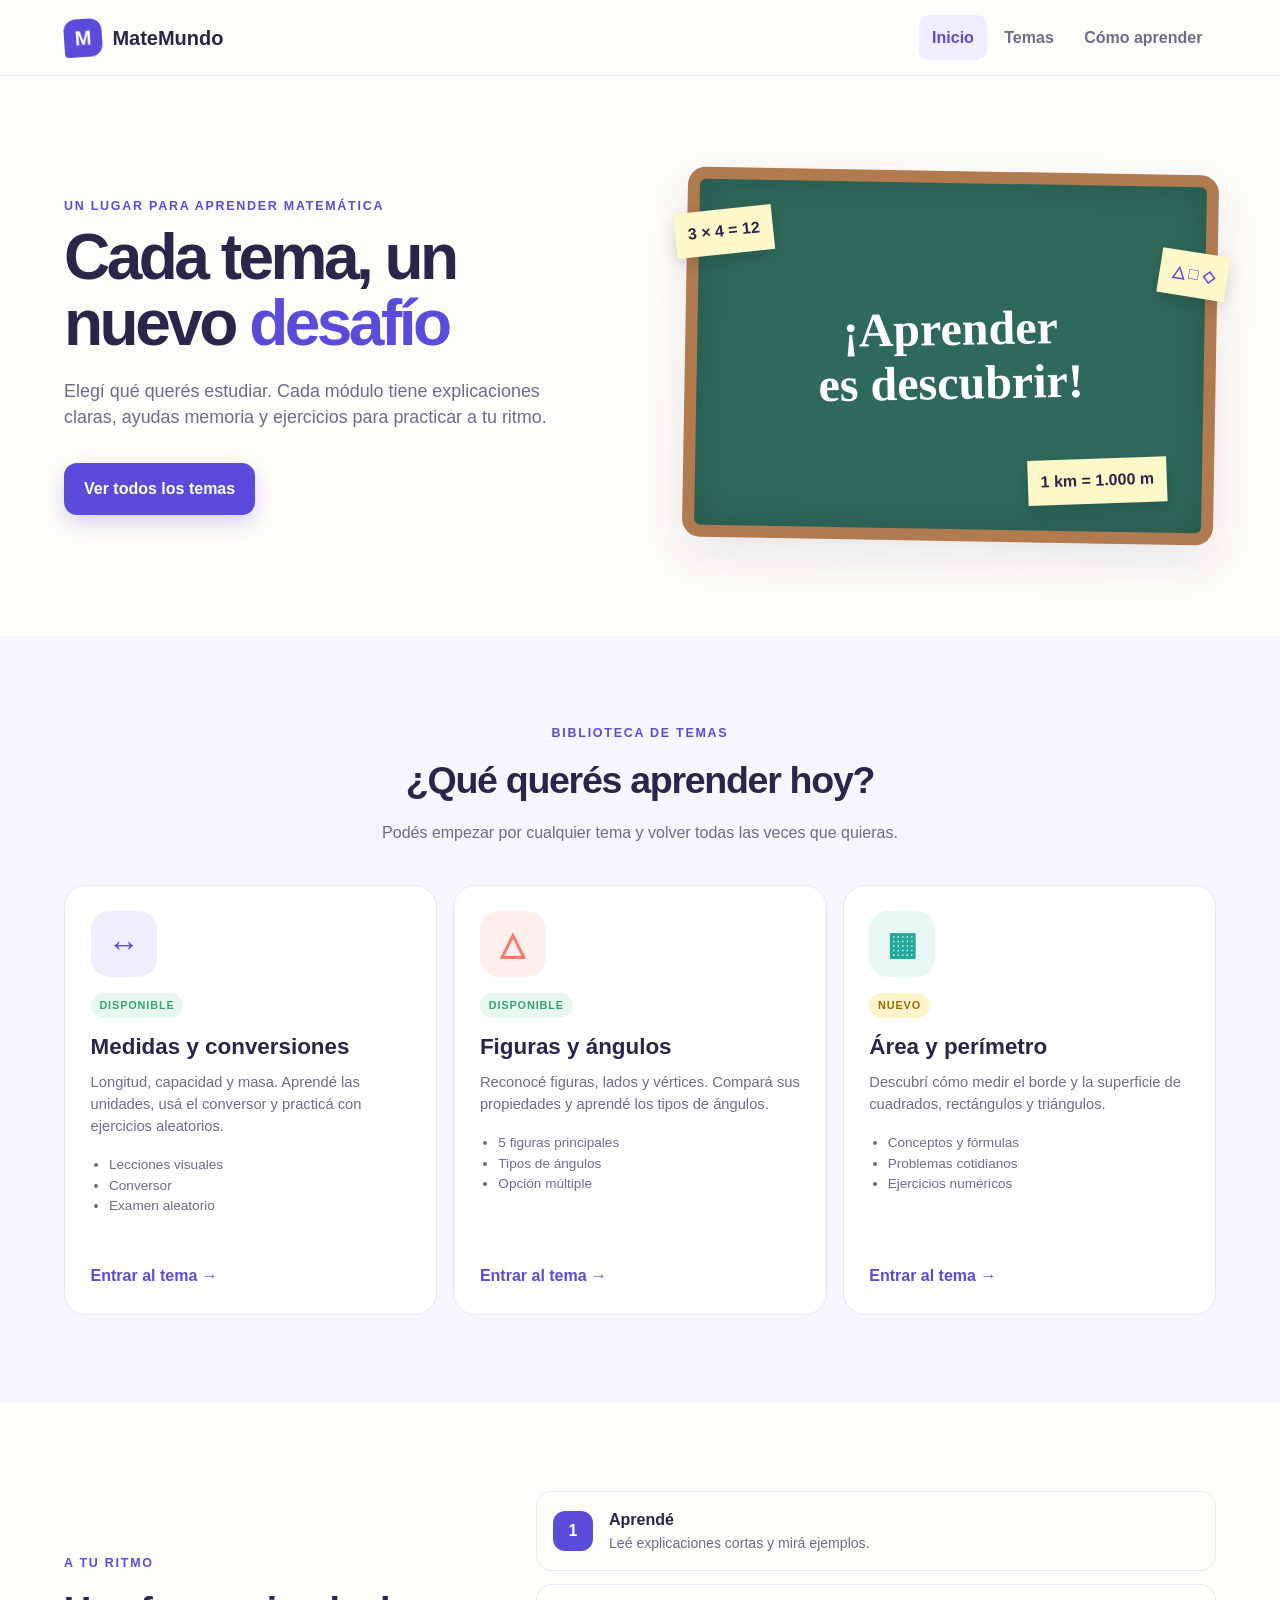
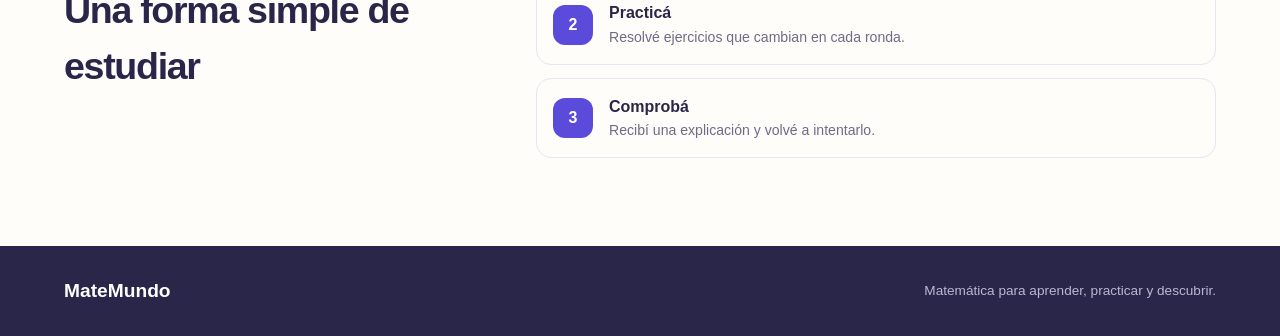
<file: index.html>
<!doctype html>
<html lang="es">
  <head>
    <meta charset="UTF-8">
    <meta name="viewport" content="width=device-width, initial-scale=1.0">
    <meta name="description" content="MateMundo: temas de matemática para aprender y practicar en primaria.">
    <meta name="theme-color" content="#5b4bdb">
    <title>MateMundo — Matemática para primaria</title>
    <link rel="stylesheet" href="css/styles.css">
  </head>
  <body class="hub-page">
    <a class="skip-link" href="#contenido">Saltar al contenido</a>
    <header class="site-header">
      <a class="brand" href="index.html" aria-label="MateMundo, inicio"><span class="brand-mark" aria-hidden="true">M</span><span>MateMundo</span></a>
      <nav aria-label="Navegación principal">
        <a class="nav-button nav-link active" href="index.html">Inicio</a>
        <a class="nav-button nav-link" href="#temas">Temas</a>
        <a class="nav-button nav-link" href="#como-funciona">Cómo aprender</a>
      </nav>
    </header>

    <main id="contenido">
      <section class="hub-hero">
        <div class="hub-hero-copy">
          <p class="eyebrow">Un lugar para aprender matemática</p>
          <h1>Cada tema, un nuevo <span>desafío</span></h1>
          <p>Elegí qué querés estudiar. Cada módulo tiene explicaciones claras, ayudas memoria y ejercicios para practicar a tu ritmo.</p>
          <a class="button primary button-link" href="#temas">Ver todos los temas</a>
        </div>
        <div class="hub-board" aria-hidden="true">
          <span class="hub-note note-one">3 × 4 = 12</span>
          <span class="hub-note note-two">△ □ ◇</span>
          <span class="hub-note note-three">1 km = 1.000 m</span>
          <strong>¡Aprender<br>es descubrir!</strong>
        </div>
      </section>

      <section class="hub-topics" id="temas" aria-labelledby="topics-title">
        <div class="section-heading centered-heading">
          <p class="eyebrow">Biblioteca de temas</p>
          <h2 id="topics-title">¿Qué querés aprender hoy?</h2>
          <p>Podés empezar por cualquier tema y volver todas las veces que quieras.</p>
        </div>
        <div class="hub-topic-grid">
          <a class="hub-topic-card measures-topic" href="medidas.html">
            <div class="hub-topic-icon" aria-hidden="true">↔</div>
            <span class="topic-status">Disponible</span>
            <h3>Medidas y conversiones</h3>
            <p>Longitud, capacidad y masa. Aprendé las unidades, usá el conversor y practicá con ejercicios aleatorios.</p>
            <ul><li>Lecciones visuales</li><li>Conversor</li><li>Examen aleatorio</li></ul>
            <strong>Entrar al tema →</strong>
          </a>
          <a class="hub-topic-card geometry-topic" href="geometria.html">
            <div class="hub-topic-icon" aria-hidden="true">△</div>
            <span class="topic-status">Disponible</span>
            <h3>Figuras y ángulos</h3>
            <p>Reconocé figuras, lados y vértices. Compará sus propiedades y aprendé los tipos de ángulos.</p>
            <ul><li>5 figuras principales</li><li>Tipos de ángulos</li><li>Opción múltiple</li></ul>
            <strong>Entrar al tema →</strong>
          </a>
          <a class="hub-topic-card area-topic" href="area-perimetro.html">
            <div class="hub-topic-icon" aria-hidden="true">▦</div>
            <span class="topic-status new">Nuevo</span>
            <h3>Área y perímetro</h3>
            <p>Descubrí cómo medir el borde y la superficie de cuadrados, rectángulos y triángulos.</p>
            <ul><li>Conceptos y fórmulas</li><li>Problemas cotidianos</li><li>Ejercicios numéricos</li></ul>
            <strong>Entrar al tema →</strong>
          </a>
        </div>
      </section>

      <section class="hub-how" id="como-funciona" aria-labelledby="how-title">
        <div><p class="eyebrow">A tu ritmo</p><h2 id="how-title">Una forma simple de estudiar</h2></div>
        <ol>
          <li><span>1</span><div><strong>Aprendé</strong><p>Leé explicaciones cortas y mirá ejemplos.</p></div></li>
          <li><span>2</span><div><strong>Practicá</strong><p>Resolvé ejercicios que cambian en cada ronda.</p></div></li>
          <li><span>3</span><div><strong>Comprobá</strong><p>Recibí una explicación y volvé a intentarlo.</p></div></li>
        </ol>
      </section>
    </main>
    <footer><span>MateMundo</span><p>Matemática para aprender, practicar y descubrir.</p></footer>
  </body>
</html>
</file>
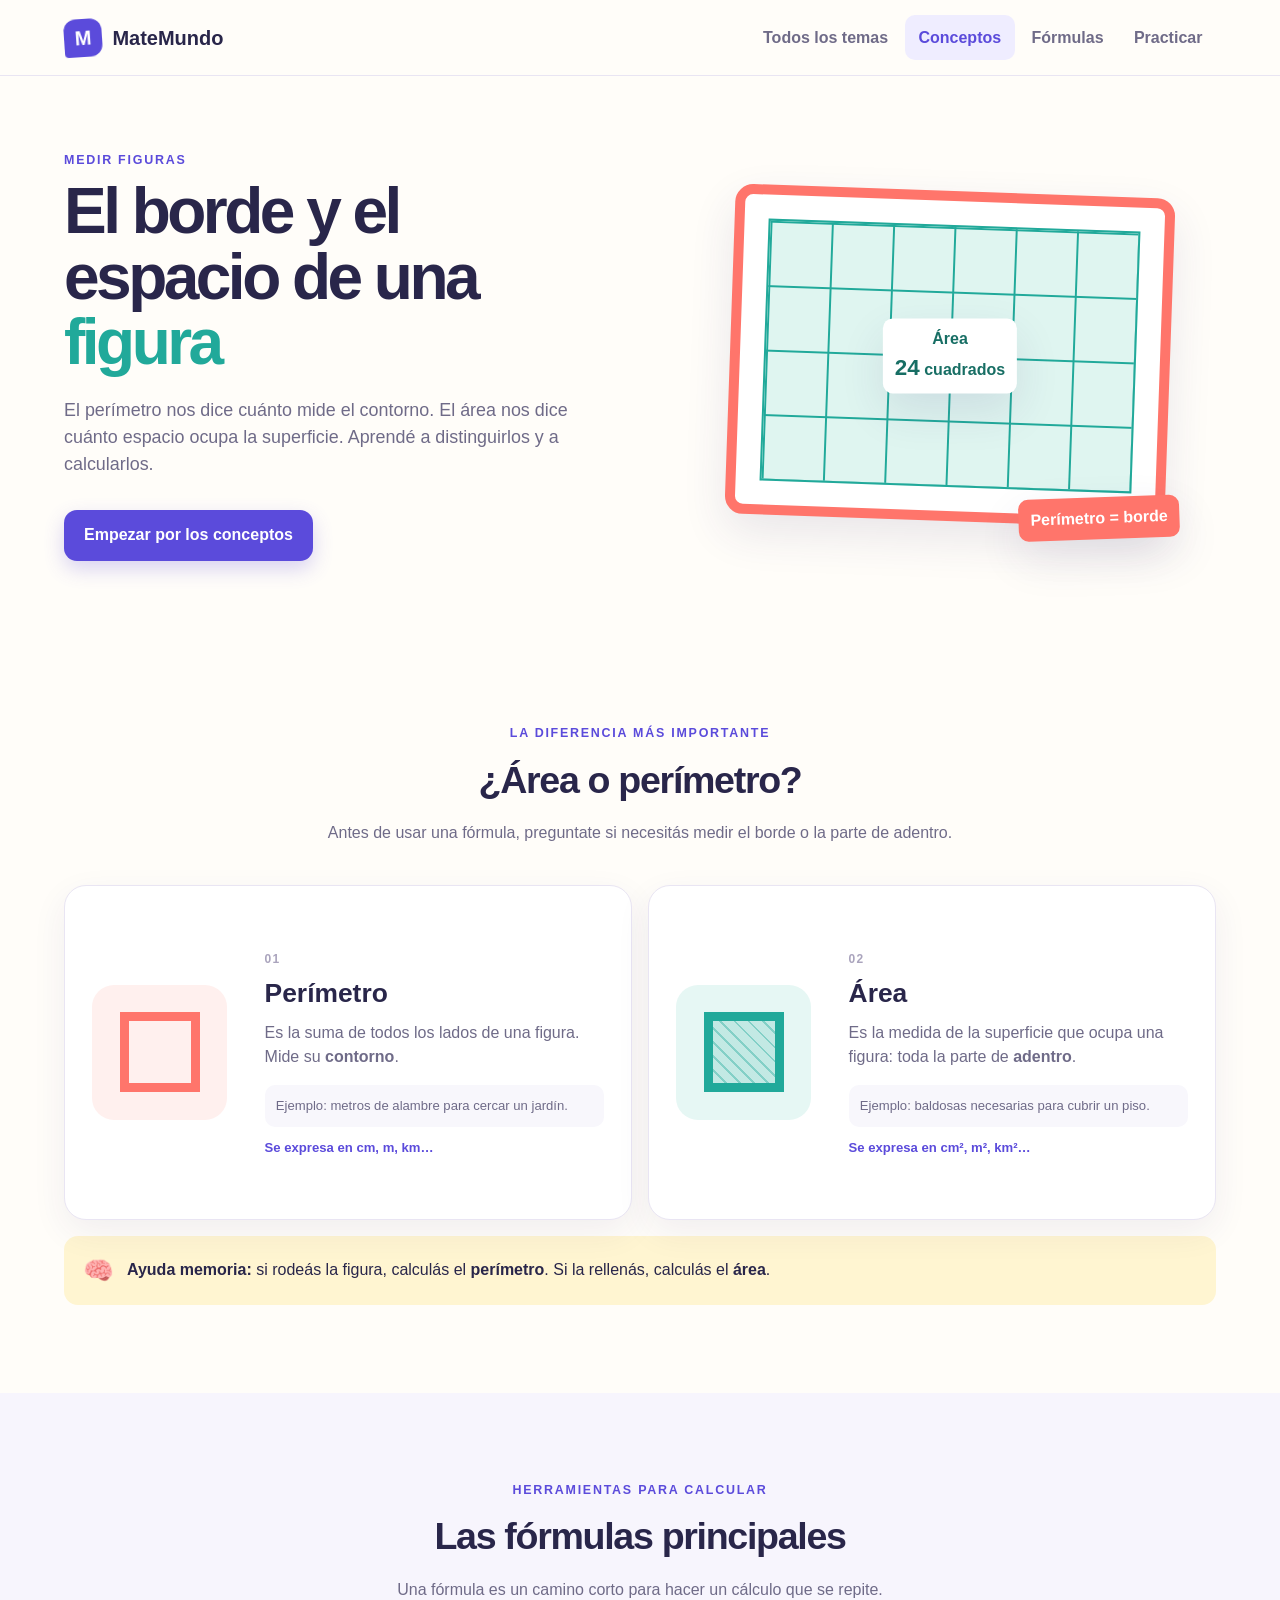
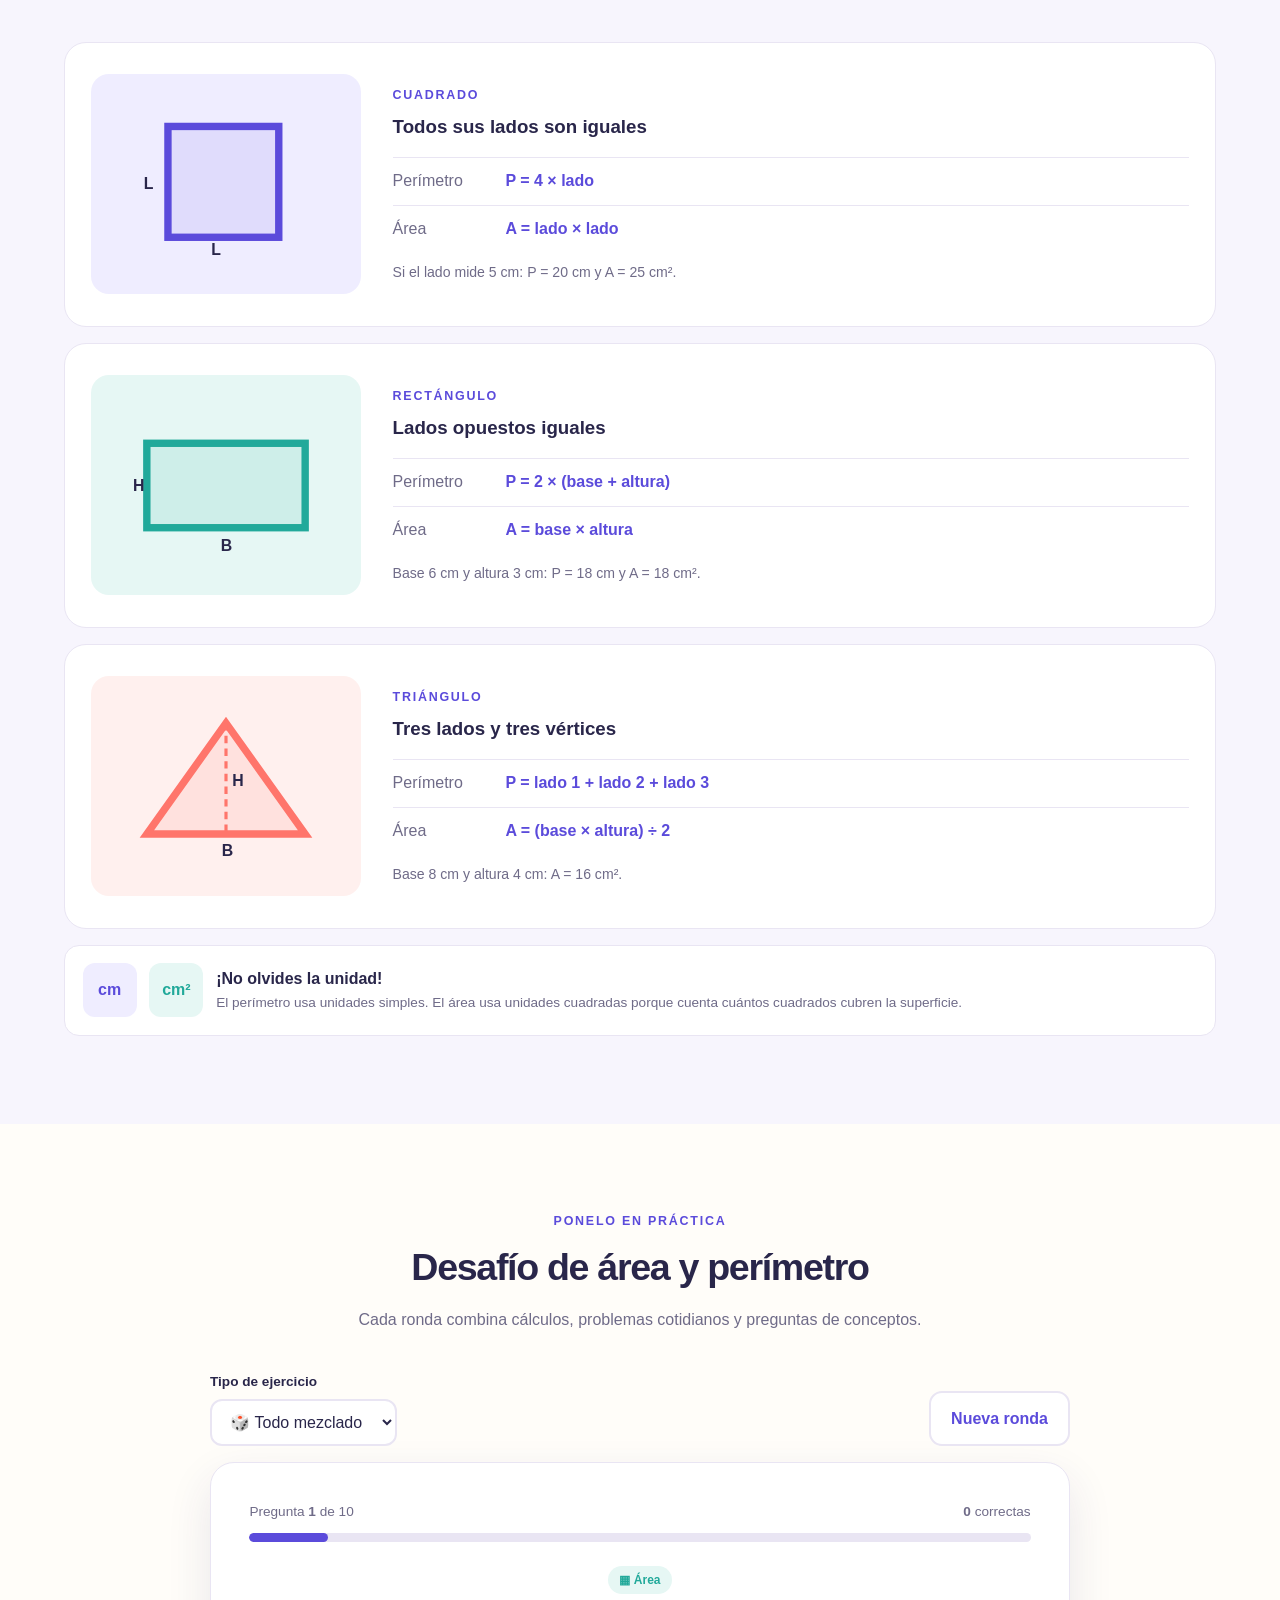
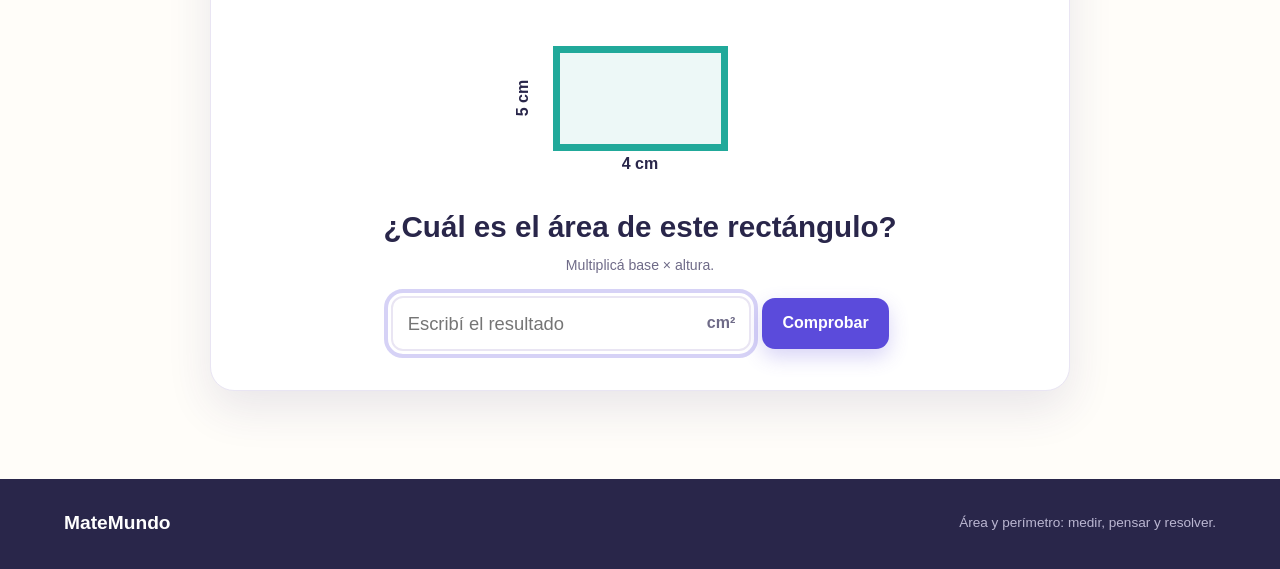
<file: area-perimetro.html>
<!doctype html>
<html lang="es">
  <head>
    <meta charset="UTF-8">
    <meta name="viewport" content="width=device-width, initial-scale=1.0">
    <meta name="description" content="Área y perímetro para primaria: conceptos, fórmulas y ejercicios.">
    <meta name="theme-color" content="#5b4bdb">
    <title>MateMundo — Área y perímetro</title>
    <link rel="stylesheet" href="css/styles.css">
  </head>
  <body class="area-page">
    <a class="skip-link" href="#contenido">Saltar al contenido</a>
    <header class="site-header">
      <a class="brand" href="index.html" aria-label="MateMundo, todos los temas"><span class="brand-mark" aria-hidden="true">M</span><span>MateMundo</span></a>
      <nav aria-label="Navegación de área y perímetro">
        <a class="nav-button nav-link" href="index.html">Todos los temas</a>
        <a class="nav-button nav-link active" href="#conceptos">Conceptos</a>
        <a class="nav-button nav-link" href="#formulas">Fórmulas</a>
        <a class="nav-button nav-link" href="#practica-area">Practicar</a>
      </nav>
    </header>

    <main id="contenido">
      <section class="area-hero">
        <div>
          <p class="eyebrow">Medir figuras</p>
          <h1>El borde y el espacio de una <span>figura</span></h1>
          <p>El perímetro nos dice cuánto mide el contorno. El área nos dice cuánto espacio ocupa la superficie. Aprendé a distinguirlos y a calcularlos.</p>
          <a class="button primary button-link" href="#conceptos">Empezar por los conceptos</a>
        </div>
        <div class="area-hero-grid" aria-label="Rectángulo dividido en cuadrados, con su borde resaltado">
          <div class="area-grid-cells" aria-hidden="true"></div>
          <span class="area-label inside-label">Área<br><strong>24</strong> cuadrados</span>
          <span class="area-label border-label">Perímetro = borde</span>
        </div>
      </section>

      <section class="area-content-section" id="conceptos" aria-labelledby="concept-title">
        <div class="section-heading centered-heading">
          <p class="eyebrow">La diferencia más importante</p>
          <h2 id="concept-title">¿Área o perímetro?</h2>
          <p>Antes de usar una fórmula, preguntate si necesitás medir el borde o la parte de adentro.</p>
        </div>
        <div class="concept-pair">
          <article class="concept-card perimeter-concept">
            <div class="concept-icon" aria-hidden="true"><span class="outline-box"></span></div>
            <div><span class="concept-number">01</span><h3>Perímetro</h3><p>Es la suma de todos los lados de una figura. Mide su <strong>contorno</strong>.</p><div class="concept-example">Ejemplo: metros de alambre para cercar un jardín.</div><strong class="unit-example">Se expresa en cm, m, km…</strong></div>
          </article>
          <article class="concept-card area-concept">
            <div class="concept-icon" aria-hidden="true"><span class="filled-box"></span></div>
            <div><span class="concept-number">02</span><h3>Área</h3><p>Es la medida de la superficie que ocupa una figura: toda la parte de <strong>adentro</strong>.</p><div class="concept-example">Ejemplo: baldosas necesarias para cubrir un piso.</div><strong class="unit-example">Se expresa en cm², m², km²…</strong></div>
          </article>
        </div>
        <div class="memory-comparison"><span aria-hidden="true">🧠</span><p><strong>Ayuda memoria:</strong> si rodeás la figura, calculás el <b>perímetro</b>. Si la rellenás, calculás el <b>área</b>.</p></div>
      </section>

      <section class="area-content-section formulas-section" id="formulas" aria-labelledby="formulas-title">
        <div class="section-heading centered-heading">
          <p class="eyebrow">Herramientas para calcular</p>
          <h2 id="formulas-title">Las fórmulas principales</h2>
          <p>Una fórmula es un camino corto para hacer un cálculo que se repite.</p>
        </div>
        <div class="formula-grid">
          <article class="formula-card square-formula">
            <div class="formula-shape">
              <svg viewBox="0 0 180 140" role="img" aria-label="Cuadrado de lado L"><rect x="35" y="15" width="105" height="105"/><text x="76" y="137">L</text><text x="12" y="74">L</text></svg>
            </div>
            <div class="formula-copy"><p class="eyebrow">Cuadrado</p><h3>Todos sus lados son iguales</h3><div class="formula-line"><span>Perímetro</span><strong>P = 4 × lado</strong></div><div class="formula-line"><span>Área</span><strong>A = lado × lado</strong></div><p class="worked-formula">Si el lado mide 5 cm: P = 20 cm y A = 25 cm².</p></div>
          </article>
          <article class="formula-card rectangle-formula">
            <div class="formula-shape">
              <svg viewBox="0 0 180 140" role="img" aria-label="Rectángulo de base B y altura H"><rect x="15" y="30" width="150" height="80"/><text x="85" y="132">B</text><text x="2" y="75">H</text></svg>
            </div>
            <div class="formula-copy"><p class="eyebrow">Rectángulo</p><h3>Lados opuestos iguales</h3><div class="formula-line"><span>Perímetro</span><strong>P = 2 × (base + altura)</strong></div><div class="formula-line"><span>Área</span><strong>A = base × altura</strong></div><p class="worked-formula">Base 6 cm y altura 3 cm: P = 18 cm y A = 18 cm².</p></div>
          </article>
          <article class="formula-card triangle-formula">
            <div class="formula-shape">
              <svg viewBox="0 0 180 140" role="img" aria-label="Triángulo de base B y altura H"><polygon points="90,10 165,115 15,115"/><line x1="90" y1="10" x2="90" y2="115"/><text x="86" y="136">B</text><text x="96" y="70">H</text></svg>
            </div>
            <div class="formula-copy"><p class="eyebrow">Triángulo</p><h3>Tres lados y tres vértices</h3><div class="formula-line"><span>Perímetro</span><strong>P = lado 1 + lado 2 + lado 3</strong></div><div class="formula-line"><span>Área</span><strong>A = (base × altura) ÷ 2</strong></div><p class="worked-formula">Base 8 cm y altura 4 cm: A = 16 cm².</p></div>
          </article>
        </div>
        <div class="square-units-note"><span>cm</span><span>cm²</span><div><strong>¡No olvides la unidad!</strong><p>El perímetro usa unidades simples. El área usa unidades cuadradas porque cuenta cuántos cuadrados cubren la superficie.</p></div></div>
      </section>

      <section class="area-content-section area-practice-section" id="practica-area" aria-labelledby="area-practice-title">
        <div class="section-heading centered-heading">
          <p class="eyebrow">Ponelo en práctica</p>
          <h2 id="area-practice-title">Desafío de área y perímetro</h2>
          <p>Cada ronda combina cálculos, problemas cotidianos y preguntas de conceptos.</p>
        </div>
        <div class="area-practice-toolbar">
          <div class="field-group"><label for="area-practice-type">Tipo de ejercicio</label><select id="area-practice-type"><option value="mixed">🎲 Todo mezclado</option><option value="area">▦ Solo área</option><option value="perimeter">□ Solo perímetro</option><option value="concept">💡 Solo conceptos</option></select></div>
          <button class="button secondary" id="restart-area" type="button">Nueva ronda</button>
        </div>

        <article class="area-question-card" id="area-quiz">
          <div class="geometry-progress"><span>Pregunta <strong id="area-current">1</strong> de 10</span><span><strong id="area-correct">0</strong> correctas</span></div>
          <div class="progress-track"><span id="area-progress-bar"></span></div>
          <div class="problem-badge" id="area-question-kind">Área</div>
          <div class="problem-figure" id="area-problem-figure" aria-hidden="true"></div>
          <h3 id="area-question-text"></h3>
          <p class="problem-context" id="area-question-context"></p>
          <div id="area-answer-zone"></div>
          <div class="feedback" id="area-feedback" role="status" aria-live="polite" hidden></div>
          <button class="button primary area-next" id="area-next" type="button" hidden>Siguiente ejercicio →</button>
        </article>

        <article class="area-result" id="area-result" hidden>
          <div class="challenge-visual" aria-hidden="true">📐</div>
          <p class="eyebrow">Ronda terminada</p><h3 id="area-result-title"></h3><p id="area-result-text"></p>
          <button class="button primary" id="area-again" type="button">Hacer otra ronda</button>
        </article>
      </section>
    </main>

    <footer><span>MateMundo</span><p>Área y perímetro: medir, pensar y resolver.</p></footer>
    <noscript>Necesitás activar JavaScript para resolver los ejercicios.</noscript>
    <script type="module" src="js/area-perimetro.js"></script>
  </body>
</html>
</file>
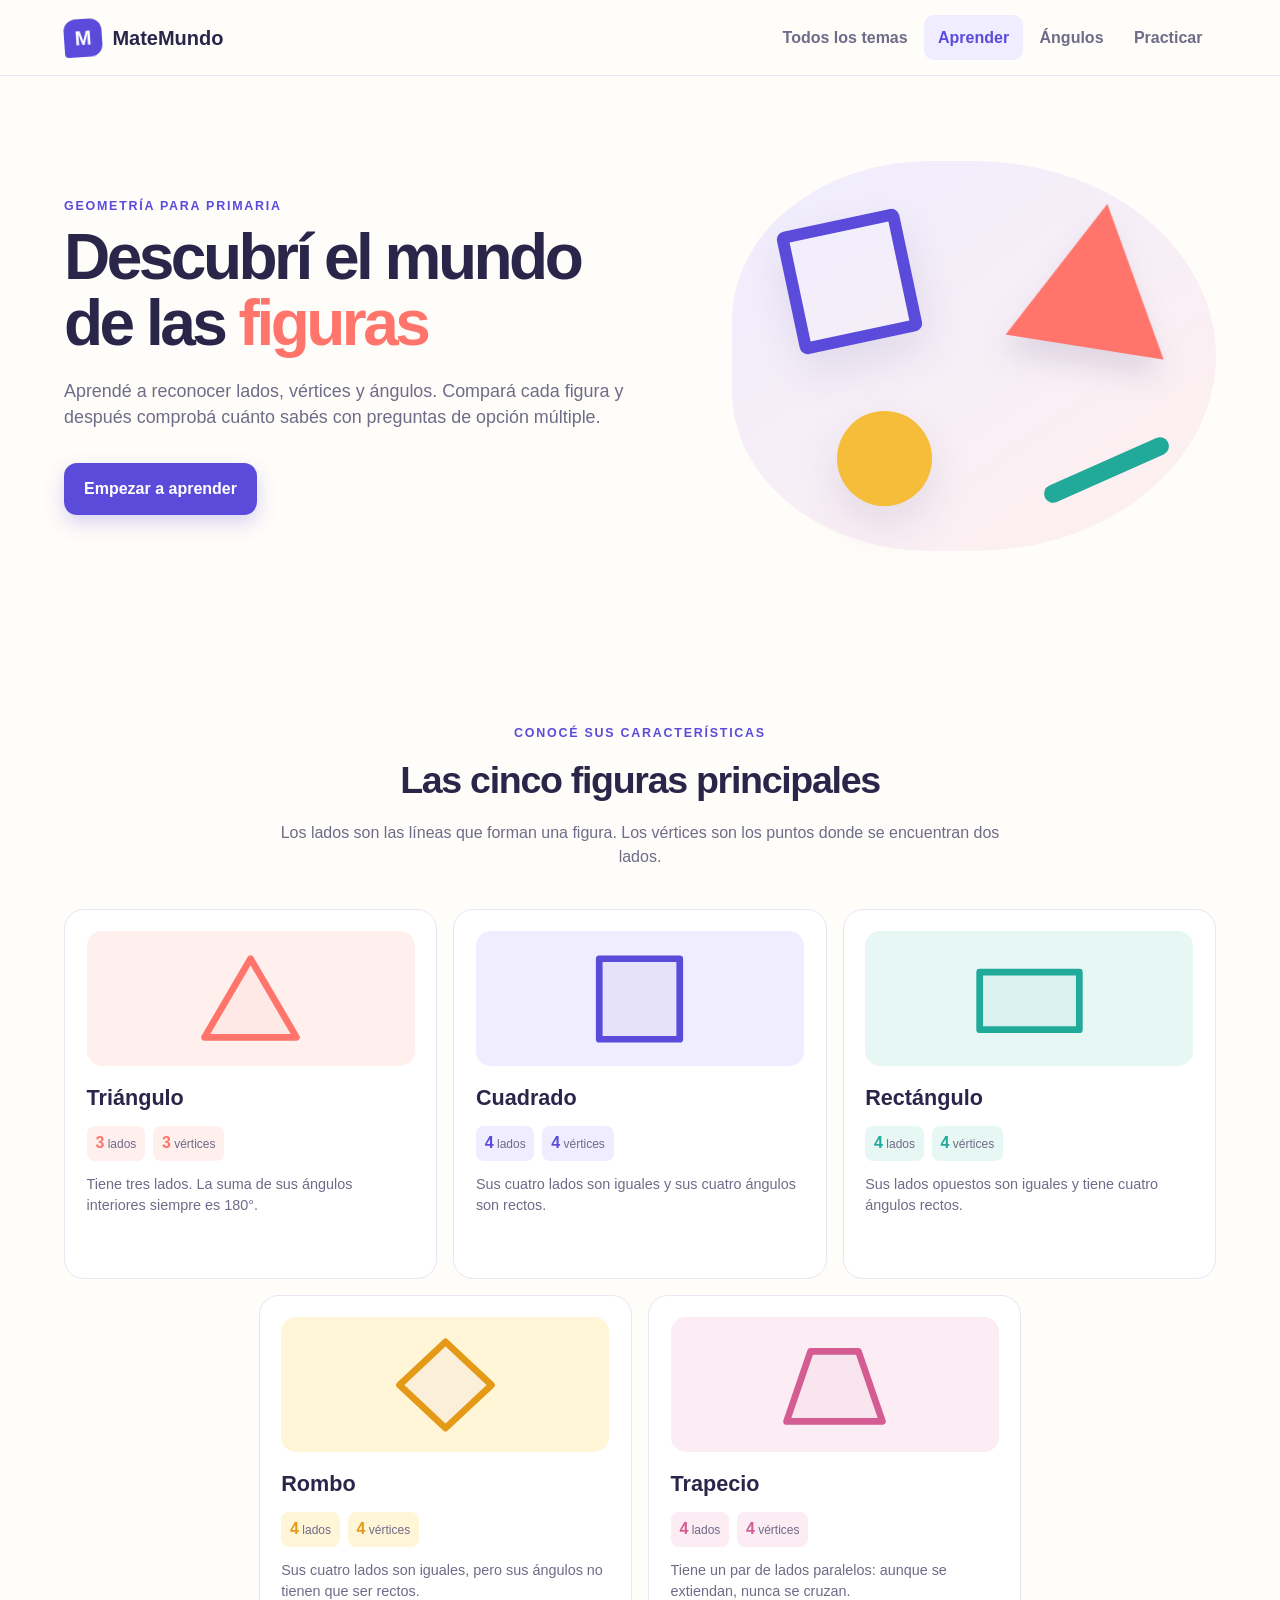
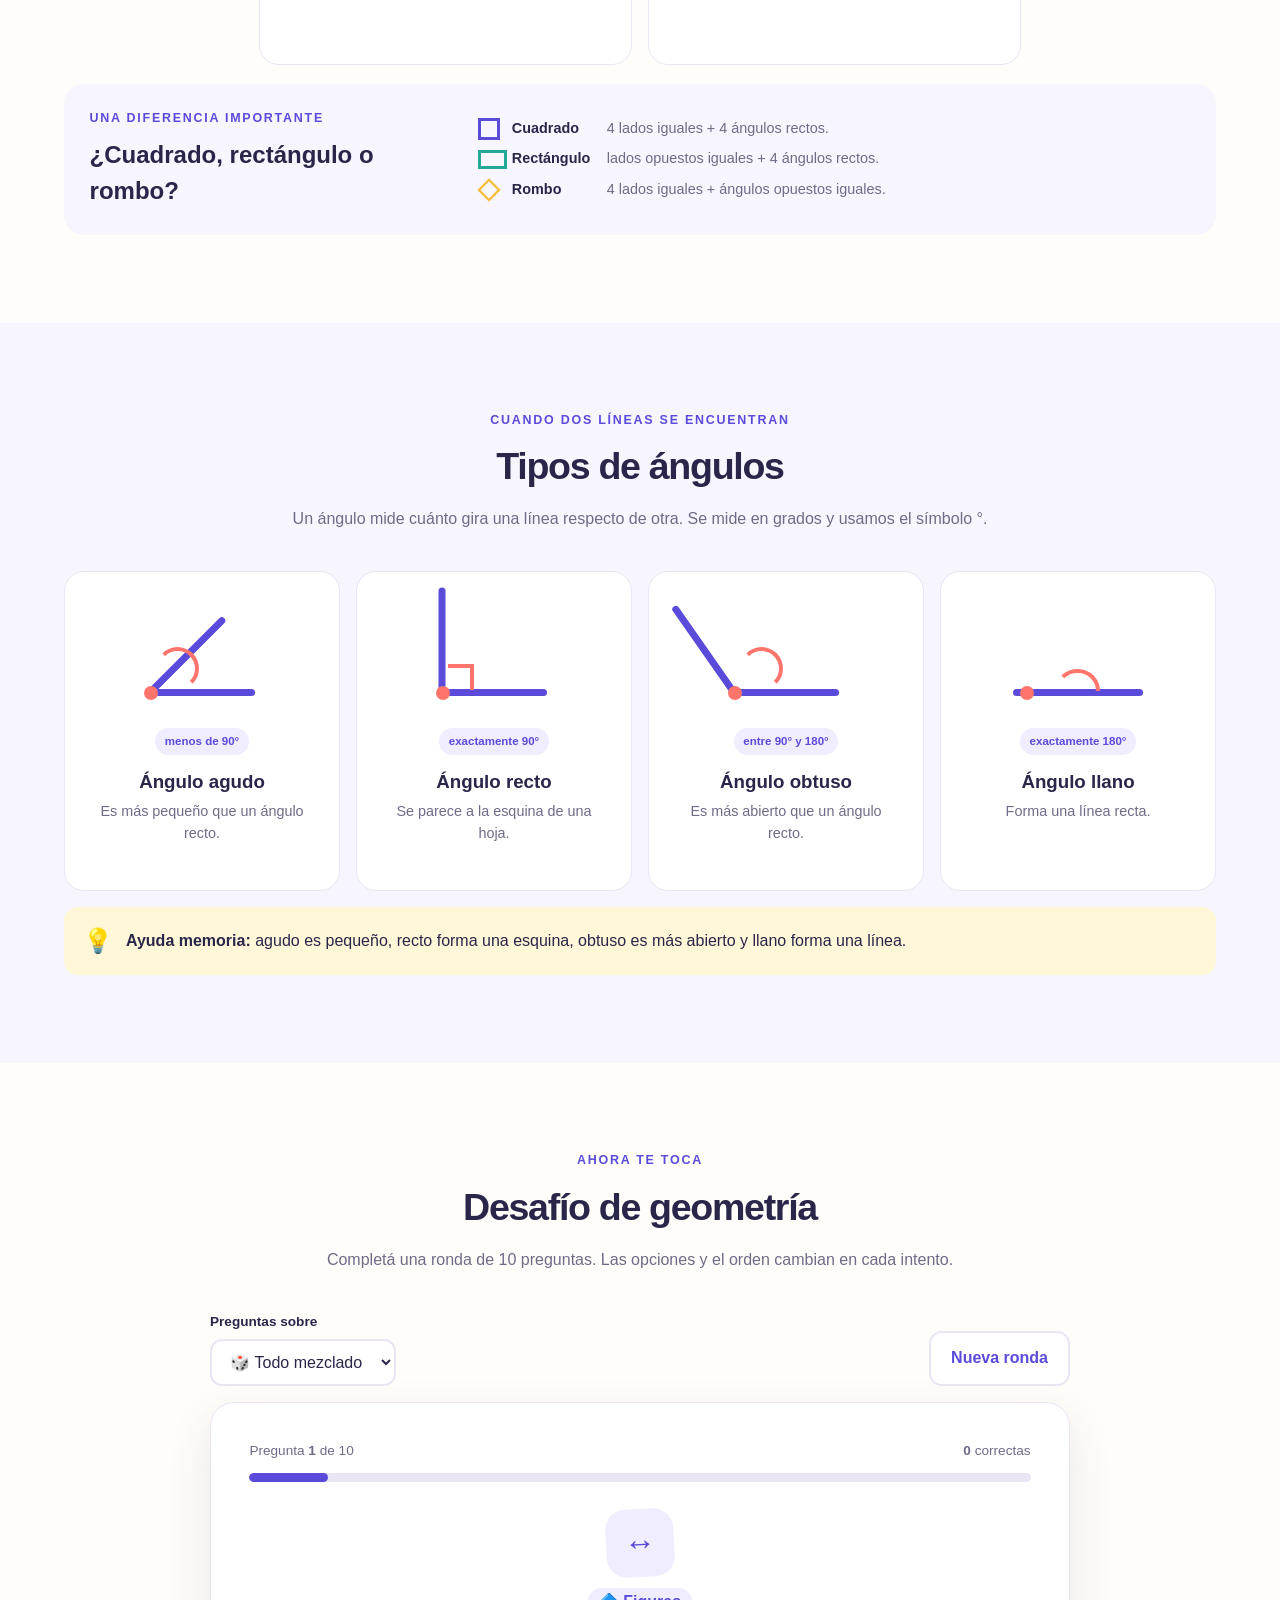
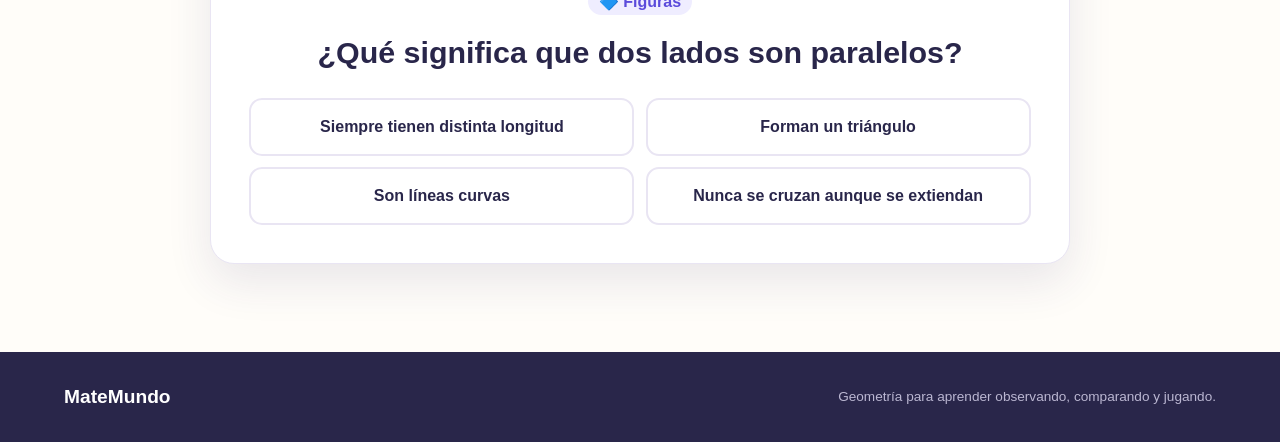
<file: geometria.html>
<!doctype html>
<html lang="es">
  <head>
    <meta charset="UTF-8">
    <meta name="viewport" content="width=device-width, initial-scale=1.0">
    <meta name="description" content="Figuras geométricas y tipos de ángulos para estudiantes de primaria.">
    <meta name="theme-color" content="#5b4bdb">
    <title>MateMundo — Figuras geométricas y ángulos</title>
    <link rel="stylesheet" href="css/styles.css">
  </head>
  <body class="geometry-page">
    <a class="skip-link" href="#contenido">Saltar al contenido</a>

    <header class="site-header">
      <a class="brand" href="index.html" aria-label="MateMundo, volver al inicio">
        <span class="brand-mark" aria-hidden="true">M</span><span>MateMundo</span>
      </a>
      <nav aria-label="Navegación de geometría">
        <a class="nav-button nav-link" href="index.html">Todos los temas</a>
        <a class="nav-button nav-link active" href="#figuras">Aprender</a>
        <a class="nav-button nav-link" href="#angulos">Ángulos</a>
        <a class="nav-button nav-link" href="#practica">Practicar</a>
      </nav>
    </header>

    <main id="contenido">
      <section class="geometry-hero">
        <div>
          <p class="eyebrow">Geometría para primaria</p>
          <h1>Descubrí el mundo de las <span>figuras</span></h1>
          <p>Aprendé a reconocer lados, vértices y ángulos. Compará cada figura y después comprobá cuánto sabés con preguntas de opción múltiple.</p>
          <a class="button primary button-link" href="#figuras">Empezar a aprender</a>
        </div>
        <div class="geometry-hero-art" aria-hidden="true">
          <span class="art-square"></span><span class="art-triangle"></span><span class="art-circle"></span><span class="art-line"></span>
        </div>
      </section>

      <section class="geometry-section" id="figuras" aria-labelledby="figuras-title">
        <div class="section-heading centered-heading">
          <p class="eyebrow">Conocé sus características</p>
          <h2 id="figuras-title">Las cinco figuras principales</h2>
          <p>Los lados son las líneas que forman una figura. Los vértices son los puntos donde se encuentran dos lados.</p>
        </div>

        <div class="shape-grid">
          <article class="shape-card" style="--shape-color:#ff756b; --shape-soft:#fff0ee">
            <div class="shape-drawing">
              <svg viewBox="0 0 120 100" role="img" aria-label="Triángulo"><polygon points="60,8 108,90 12,90"/></svg>
            </div>
            <h3>Triángulo</h3>
            <div class="shape-numbers"><span><strong>3</strong> lados</span><span><strong>3</strong> vértices</span></div>
            <p>Tiene tres lados. La suma de sus ángulos interiores siempre es 180°.</p>
          </article>

          <article class="shape-card" style="--shape-color:#5b4bdb; --shape-soft:#efedff">
            <div class="shape-drawing">
              <svg viewBox="0 0 120 100" role="img" aria-label="Cuadrado"><rect x="18" y="8" width="84" height="84"/></svg>
            </div>
            <h3>Cuadrado</h3>
            <div class="shape-numbers"><span><strong>4</strong> lados</span><span><strong>4</strong> vértices</span></div>
            <p>Sus cuatro lados son iguales y sus cuatro ángulos son rectos.</p>
          </article>

          <article class="shape-card" style="--shape-color:#21a99a; --shape-soft:#e6f7f4">
            <div class="shape-drawing">
              <svg viewBox="0 0 120 100" role="img" aria-label="Rectángulo"><rect x="8" y="22" width="104" height="60"/></svg>
            </div>
            <h3>Rectángulo</h3>
            <div class="shape-numbers"><span><strong>4</strong> lados</span><span><strong>4</strong> vértices</span></div>
            <p>Sus lados opuestos son iguales y tiene cuatro ángulos rectos.</p>
          </article>

          <article class="shape-card" style="--shape-color:#e49a16; --shape-soft:#fff6d8">
            <div class="shape-drawing">
              <svg viewBox="0 0 120 100" role="img" aria-label="Rombo"><polygon points="60,5 108,50 60,95 12,50"/></svg>
            </div>
            <h3>Rombo</h3>
            <div class="shape-numbers"><span><strong>4</strong> lados</span><span><strong>4</strong> vértices</span></div>
            <p>Sus cuatro lados son iguales, pero sus ángulos no tienen que ser rectos.</p>
          </article>

          <article class="shape-card" style="--shape-color:#d45c93; --shape-soft:#fcecf4">
            <div class="shape-drawing">
              <svg viewBox="0 0 120 100" role="img" aria-label="Trapecio"><polygon points="35,15 85,15 110,88 10,88"/></svg>
            </div>
            <h3>Trapecio</h3>
            <div class="shape-numbers"><span><strong>4</strong> lados</span><span><strong>4</strong> vértices</span></div>
            <p>Tiene un par de lados paralelos: aunque se extiendan, nunca se cruzan.</p>
          </article>
        </div>

        <article class="compare-card">
          <div><p class="eyebrow">Una diferencia importante</p><h3>¿Cuadrado, rectángulo o rombo?</h3></div>
          <div class="compare-grid">
            <p><span class="compare-symbol square-symbol"></span><strong>Cuadrado</strong> 4 lados iguales + 4 ángulos rectos.</p>
            <p><span class="compare-symbol rectangle-symbol"></span><strong>Rectángulo</strong> lados opuestos iguales + 4 ángulos rectos.</p>
            <p><span class="compare-symbol rhombus-symbol"></span><strong>Rombo</strong> 4 lados iguales + ángulos opuestos iguales.</p>
          </div>
        </article>
      </section>

      <section class="geometry-section angle-section" id="angulos" aria-labelledby="angulos-title">
        <div class="section-heading centered-heading">
          <p class="eyebrow">Cuando dos líneas se encuentran</p>
          <h2 id="angulos-title">Tipos de ángulos</h2>
          <p>Un ángulo mide cuánto gira una línea respecto de otra. Se mide en grados y usamos el símbolo °.</p>
        </div>
        <div class="angle-grid">
          <article class="angle-card acute">
            <div class="angle-picture"><span class="ray horizontal"></span><span class="ray diagonal acute-ray"></span><i></i></div>
            <span class="degree-badge">menos de 90°</span><h3>Ángulo agudo</h3><p>Es más pequeño que un ángulo recto.</p>
          </article>
          <article class="angle-card right-angle">
            <div class="angle-picture"><span class="ray horizontal"></span><span class="ray vertical"></span><i></i></div>
            <span class="degree-badge">exactamente 90°</span><h3>Ángulo recto</h3><p>Se parece a la esquina de una hoja.</p>
          </article>
          <article class="angle-card obtuse">
            <div class="angle-picture"><span class="ray horizontal"></span><span class="ray diagonal obtuse-ray"></span><i></i></div>
            <span class="degree-badge">entre 90° y 180°</span><h3>Ángulo obtuso</h3><p>Es más abierto que un ángulo recto.</p>
          </article>
          <article class="angle-card straight">
            <div class="angle-picture"><span class="ray straight-ray"></span><i></i></div>
            <span class="degree-badge">exactamente 180°</span><h3>Ángulo llano</h3><p>Forma una línea recta.</p>
          </article>
        </div>
        <div class="angle-memory"><span aria-hidden="true">💡</span><p><strong>Ayuda memoria:</strong> agudo es pequeño, recto forma una esquina, obtuso es más abierto y llano forma una línea.</p></div>
      </section>

      <section class="geometry-section practice-geometry" id="practica" aria-labelledby="geometry-practice-title">
        <div class="section-heading centered-heading">
          <p class="eyebrow">Ahora te toca</p>
          <h2 id="geometry-practice-title">Desafío de geometría</h2>
          <p>Completá una ronda de 10 preguntas. Las opciones y el orden cambian en cada intento.</p>
        </div>

        <div class="geometry-practice-toolbar">
          <div class="field-group"><label for="geometry-topic">Preguntas sobre</label><select id="geometry-topic"><option value="mixed">🎲 Todo mezclado</option><option value="shapes">🔷 Figuras</option><option value="angles">📐 Ángulos</option></select></div>
          <button class="button secondary" id="restart-geometry" type="button">Nueva ronda</button>
        </div>

        <article class="geometry-question-card" id="geometry-quiz">
          <div class="geometry-progress"><span>Pregunta <strong id="geometry-current">1</strong> de 10</span><span><strong id="geometry-correct">0</strong> correctas</span></div>
          <div class="progress-track"><span id="geometry-progress-bar"></span></div>
          <div class="question-visual" id="question-visual" aria-hidden="true">◆</div>
          <span class="topic-pill" id="geometry-question-topic">Figuras</span>
          <h3 id="geometry-question">¿Cuántos lados tiene un triángulo?</h3>
          <div class="choice-grid" id="geometry-choices" role="group" aria-labelledby="geometry-question"></div>
          <div class="feedback" id="geometry-feedback" role="status" aria-live="polite" hidden></div>
          <button class="button primary geometry-next" id="geometry-next" type="button" hidden>Siguiente pregunta →</button>
        </article>

        <article class="geometry-result" id="geometry-result" hidden>
          <div class="challenge-visual" aria-hidden="true">🏆</div>
          <p class="eyebrow">Ronda terminada</p>
          <h3 id="geometry-result-title">¡Excelente!</h3>
          <p id="geometry-result-text"></p>
          <button class="button primary" id="geometry-again" type="button">Jugar otra ronda</button>
        </article>
      </section>
    </main>

    <footer><span>MateMundo</span><p>Geometría para aprender observando, comparando y jugando.</p></footer>
    <noscript>Necesitás activar JavaScript para resolver las preguntas.</noscript>
    <script type="module" src="js/geometria.js"></script>
  </body>
</html>
</file>
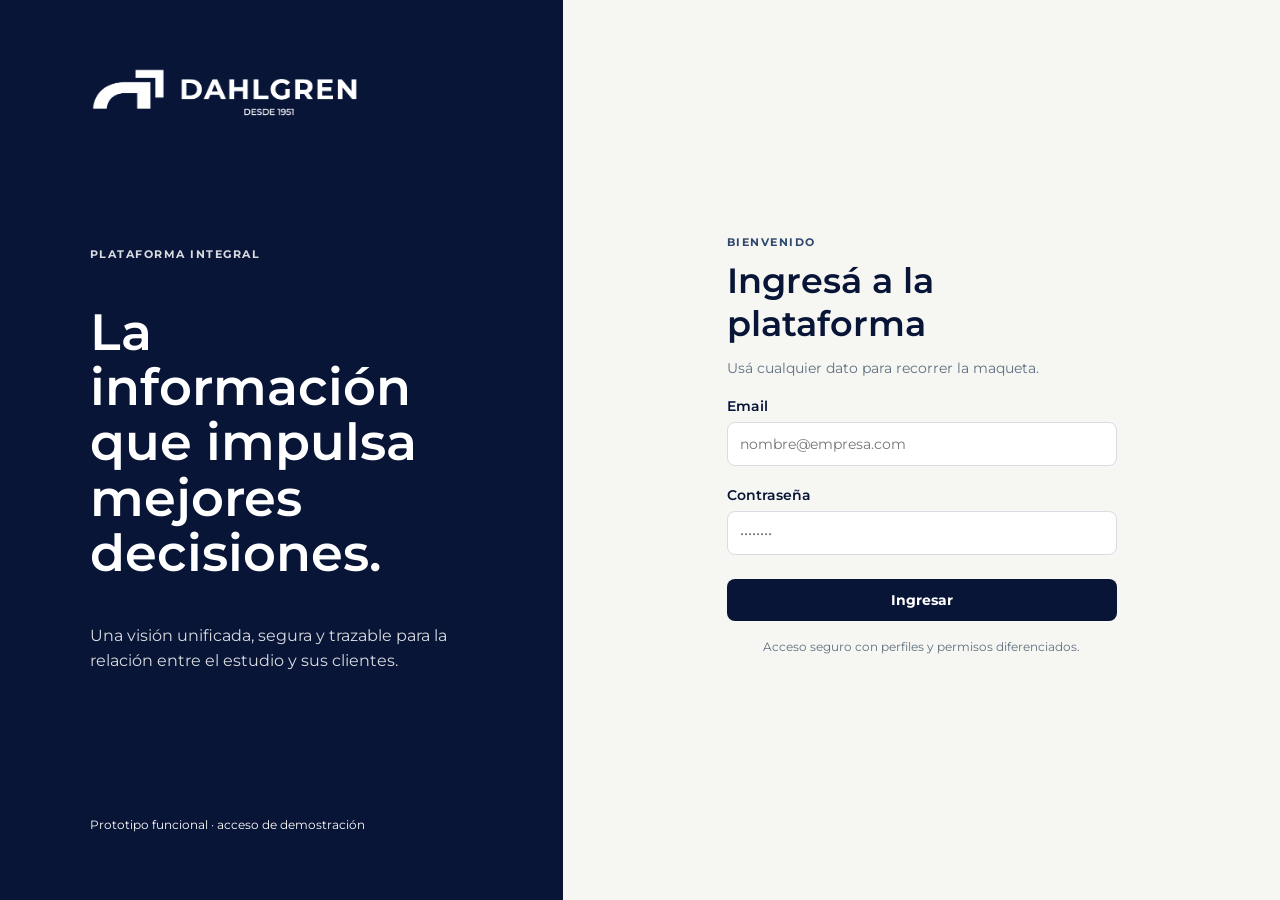
<file: index2.html>
<!doctype html>
<html lang="es">
<head>
  <meta charset="UTF-8">
  <meta name="viewport" content="width=device-width, initial-scale=1.0">
  <title>Dahlgren y Asociados | Plataforma</title>
  <link rel="preconnect" href="https://fonts.googleapis.com">
  <link rel="preconnect" href="https://fonts.gstatic.com" crossorigin>
  <link href="https://fonts.googleapis.com/css2?family=DM+Sans:wght@400;500;600;700&family=Montserrat:wght@400;500;600;700&display=swap" rel="stylesheet">
  <link rel="stylesheet" href="assets2/css/styles.css">
  <link rel="stylesheet" href="assets2/css/brand-integrations.css">
  <link rel="stylesheet" href="assets2/css/ai-native.css">
  <link rel="stylesheet" href="assets2/css/evolucion-maqueta.css">
  <link rel="stylesheet" href="assets2/css/chat-flotante.css">
  <link rel="stylesheet" href="assets2/css/chat-limpio.css">
  <link rel="stylesheet" href="assets2/css/chat-dahlgren-theme.css">
  <link rel="stylesheet" href="assets2/css/navegacion-perfiles.css">
  <link rel="stylesheet" href="assets2/css/header-profile-menu.css">
  <link rel="stylesheet" href="assets2/css/documentos-onedrive.css">
  <link rel="stylesheet" href="assets2/css/documentos-alcance.css">
  <link rel="stylesheet" href="assets2/css/ampliacion-funcional.css">
  <link rel="stylesheet" href="assets2/css/roles-permisos.css">
  <link rel="stylesheet" href="assets2/css/accesos-cliente.css">
  <style>
    .prototype-switch{position:fixed;right:18px;bottom:18px;z-index:20;padding:9px 12px;border:1px solid #cbd1d8;border-radius:999px;background:#fff;color:#081537;font:600 12px 'DM Sans',sans-serif;text-decoration:none;box-shadow:0 5px 18px rgba(8,21,55,.14)}
    .prototype-switch:hover{background:#eeebe4}
  </style>
</head>
<body>
  <div id="app"></div>
  <div id="toast" role="status"></div>
  <script src="assets2/js/app.js"></script>
  <script src="assets2/js/client-messaging.js"></script>
  <script src="assets2/js/navigation-refinements.js"></script>
  <script src="assets2/js/brand-integrations.js"></script>
  <script src="assets2/js/ai-native-refinements.js"></script>
  <script src="assets2/js/evolucion-maqueta.js"></script>
  <script src="assets2/js/ampliacion-funcional.js"></script>
  <script src="assets2/js/presupuesto-menu.js"></script>
  <script src="assets2/js/roles-permisos.js"></script>
  <script src="assets2/js/accesos-cliente.js"></script>
</body>
</html>
</file>
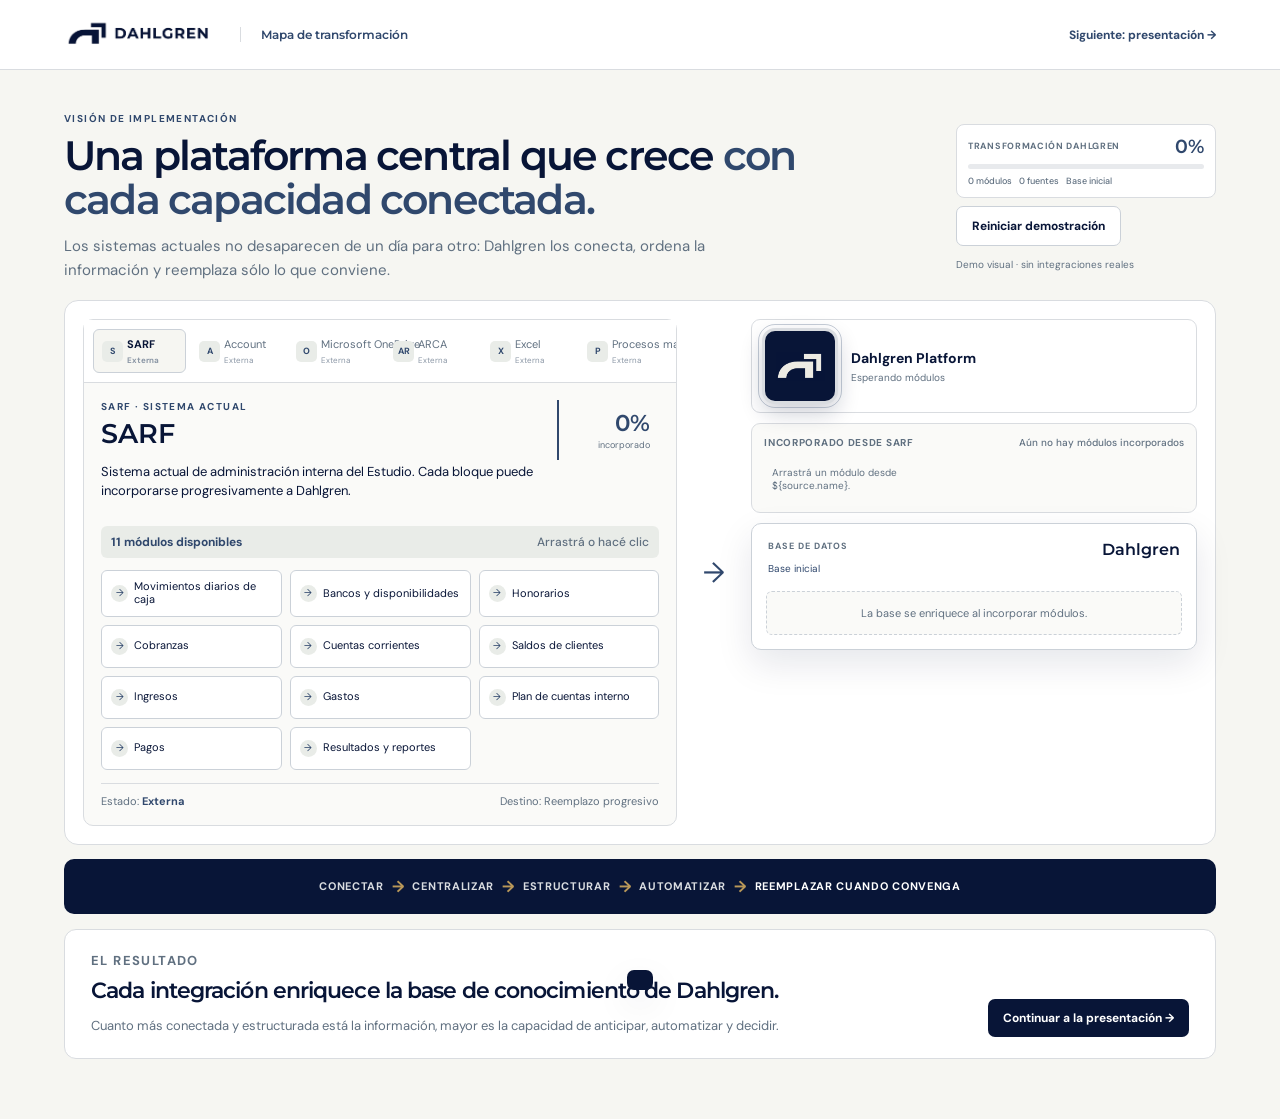
<file: mapa-transformacion.html>
<!doctype html>
<html lang="es">
<head>
  <meta charset="UTF-8">
  <meta name="viewport" content="width=device-width, initial-scale=1.0">
  <title>Dahlgren | Mapa de transformación</title>
  <link rel="preconnect" href="https://fonts.googleapis.com">
  <link rel="preconnect" href="https://fonts.gstatic.com" crossorigin>
  <link href="https://fonts.googleapis.com/css2?family=DM+Sans:wght@400;500;600;700&family=Montserrat:wght@400;500;600;700&display=swap" rel="stylesheet">
  <link rel="stylesheet" href="assets/css/mapa-transformacion.css">
  <link rel="stylesheet" href="assets/css/mapa-transformacion-manual.css">
  <link rel="stylesheet" href="assets/css/mapa-transformacion-monitor.css">
  <link rel="stylesheet" href="assets/css/mapa-transformacion-demo.css">
  <link rel="stylesheet" href="assets/css/mapa-transformacion-transfer.css">
  <link rel="stylesheet" href="assets/css/mapa-transformacion-progresivo.css">
  <link rel="stylesheet" href="assets/css/mapa-transformacion-fixes.css">
</head>
<body>
  <header class="map-header"><a class="brand" href="index.html"><img src="logo-bg-blue.png" alt="Dahlgren"></a><span class="header-label">Mapa de transformación</span><a class="back-link" href="index.html">Siguiente: presentación →</a></header>
  <main>
    <section class="intro">
      <div><p class="eyebrow">VISIÓN DE IMPLEMENTACIÓN</p><h1>Una plataforma central que crece <em>con cada capacidad conectada.</em></h1><p>Los sistemas actuales no desaparecen de un día para otro: Dahlgren los conecta, ordena la información y reemplaza sólo lo que conviene.</p></div>
      <div class="controls"><section class="compact-progress" aria-label="Progreso de transformación"><div><span>TRANSFORMACIÓN DAHLGREN</span><b id="global-progress">0%</b></div><div class="progress-track"><i id="progress-bar"></i></div><div class="progress-meta"><span id="capacity-count">0 capacidades</span><span id="source-count">0 fuentes</span><span id="stage-label">Base inicial</span></div></section><button class="button secondary" id="reset-demo">Reiniciar demostración</button><small>Demo visual · sin integraciones reales</small></div>
    </section>
    <section class="map-layout">
      <article class="source-workspace"><div id="source-tabs" class="source-tabs" aria-label="Fuentes actuales"></div><div id="source-detail" class="source-detail" aria-live="polite"></div></article>
      <div class="flow-arrow" aria-hidden="true">→</div>
      <section class="dahlgren-stack"><div class="platform-zone"><div id="platform-core" class="platform-core" tabindex="0" role="region" aria-label="Dahlgren Platform, zona de incorporación"><img src="isotipo.png" alt="Dahlgren Platform"><div class="core-pulse"></div></div><div><b>Dahlgren Platform</b><small id="core-status" class="core-status">Esperando módulos</small></div></div><article class="platform-modules"><div><span id="platform-module-label">INCORPORADO EN DAHLGREN</span><small id="platform-module-count">Aún no hay módulos incorporados</small></div><div id="platform-modules-list" class="platform-modules-list"></div></article><article class="database"><div class="database-top"><span>BASE DE DATOS</span><b>Dahlgren</b><small id="database-level">Base inicial</small></div><div id="data-chips" class="data-categories"><span class="empty-chip">La base se enriquece al incorporar módulos.</span></div></article></section>
    </section>
    <section class="principle"><span>CONECTAR</span><i>→</i><span>CENTRALIZAR</span><i>→</i><span>ESTRUCTURAR</span><i>→</i><span>AUTOMATIZAR</span><i>→</i><strong>REEMPLAZAR CUANDO CONVENGA</strong></section>
    <section class="closing"><div><p class="eyebrow">EL RESULTADO</p><h2>Cada integración enriquece la base de conocimiento de Dahlgren.</h2><p>Cuanto más conectada y estructurada está la información, mayor es la capacidad de anticipar, automatizar y decidir.</p></div><a id="explore-platform" class="button primary" href="index.html" aria-disabled="false">Continuar a la presentación →</a></section>
  </main>
  <div id="toast" role="status"></div>
  <script src="assets/js/mapa-transformacion.js"></script>
  <script src="assets/js/mapa-flow.js"></script>
</body>
</html>
</file>
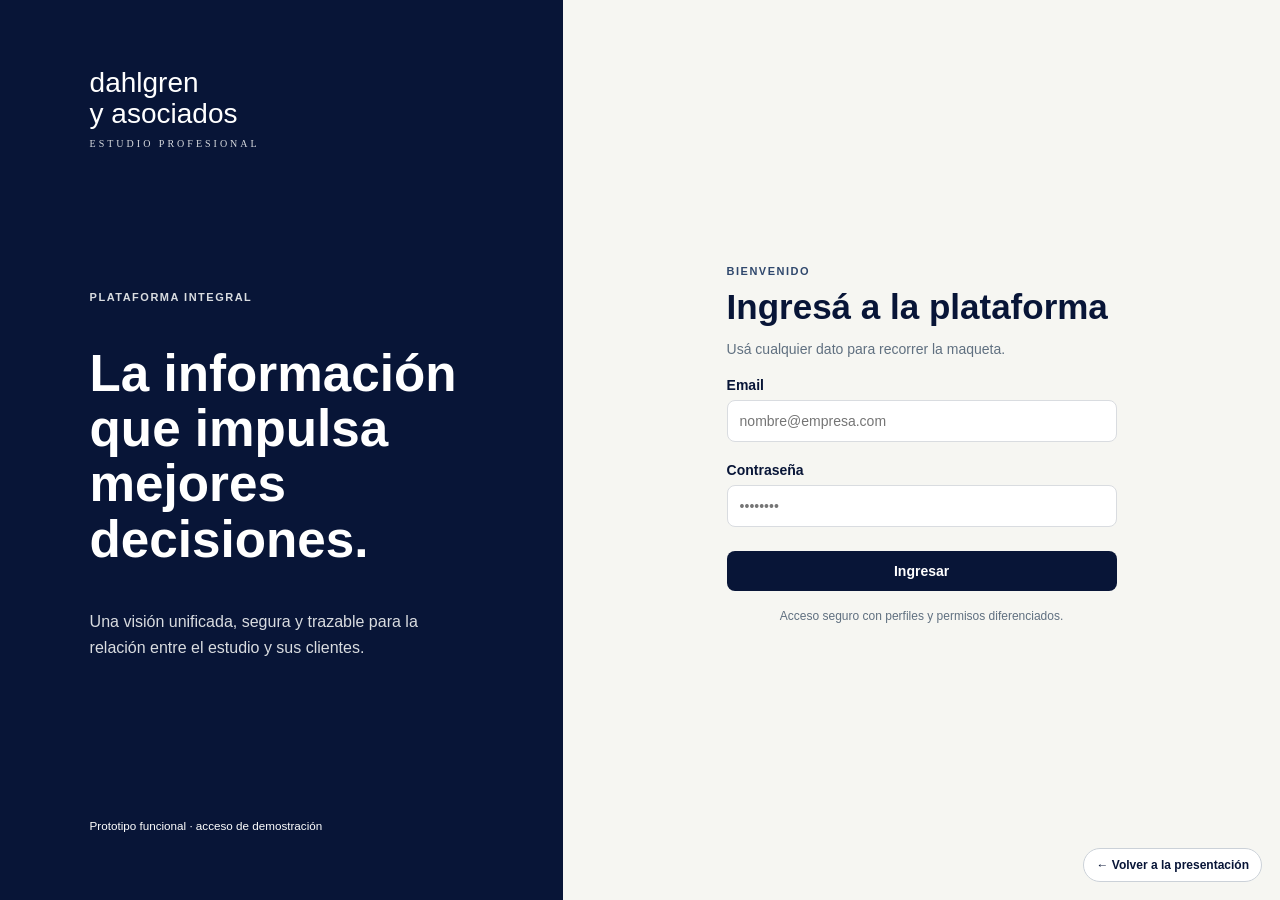
<file: maqueta-original.html>
<!doctype html><html lang="es"><head><meta charset="UTF-8"><meta name="viewport" content="width=device-width, initial-scale=1.0"><title>Dahlgren y Asociados | Maqueta original</title><link rel="stylesheet" href="assets/css/styles.css"><link rel="stylesheet" href="assets/css/brand-theme.css"><style>.presentation-switch{position:fixed;right:18px;bottom:18px;z-index:20;padding:9px 12px;border:1px solid #cbd1d8;border-radius:999px;background:#fff;color:#081537;font:600 12px sans-serif;text-decoration:none;background:#fff}</style></head><body><div id="app"></div><div id="toast" role="status"></div><a class="presentation-switch" href="index.html">← Volver a la presentación</a><script src="assets/js/app.js"></script><script src="assets/js/client-messaging.js"></script></body></html>
</file>
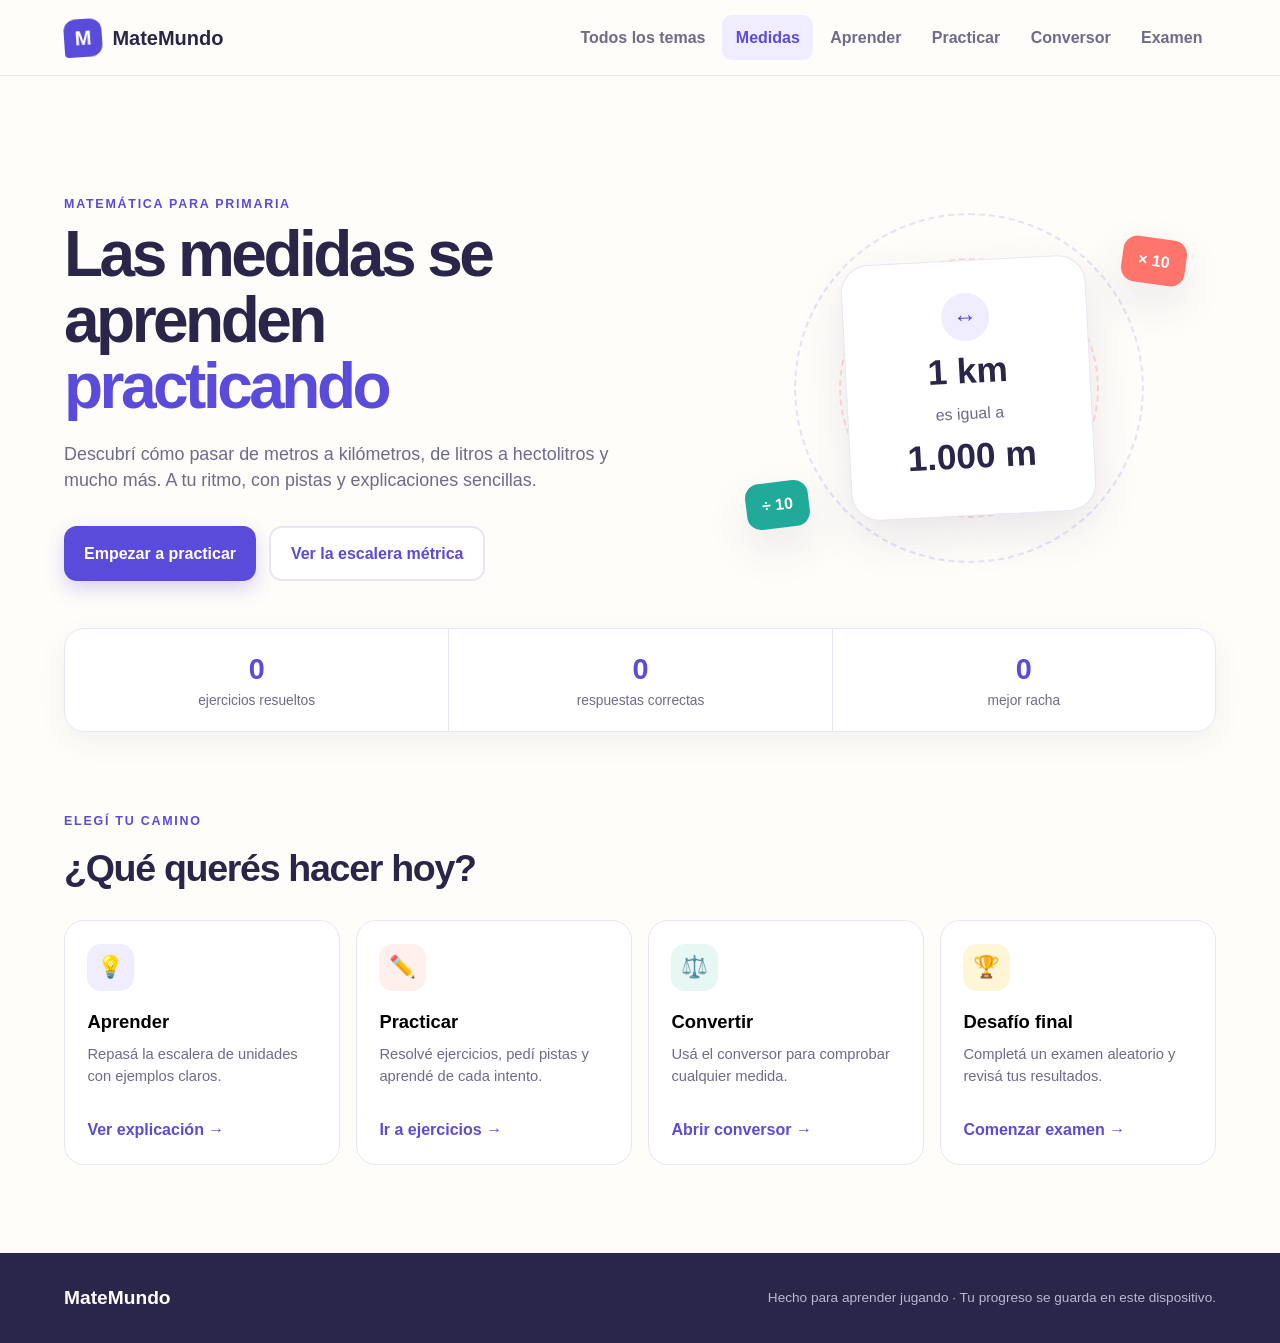
<file: medidas.html>
<!doctype html>
<html lang="es">
  <head>
    <meta charset="UTF-8">
    <meta name="viewport" content="width=device-width, initial-scale=1.0">
    <meta name="description" content="Práctica de medidas y conversiones para estudiantes de primaria.">
    <meta name="theme-color" content="#5b4bdb">
    <title>MateMundo — Medidas y conversiones</title>
    <link rel="stylesheet" href="css/styles.css">
  </head>
  <body>
    <a class="skip-link" href="#contenido">Saltar al contenido</a>

    <header class="site-header">
      <a class="brand" href="index.html" aria-label="MateMundo, todos los temas">
        <span class="brand-mark" aria-hidden="true">M</span>
        <span>MateMundo</span>
      </a>
      <nav aria-label="Navegación principal">
        <a class="nav-button nav-link" href="index.html">Todos los temas</a>
        <button class="nav-button active" type="button" data-view="inicio">Medidas</button>
        <button class="nav-button" type="button" data-view="aprender">Aprender</button>
        <button class="nav-button" type="button" data-view="practicar">Practicar</button>
        <button class="nav-button" type="button" data-view="convertir">Conversor</button>
        <button class="nav-button" type="button" data-view="examen">Examen</button>
      </nav>
    </header>

    <main id="contenido">
      <section class="view active" id="inicio" aria-labelledby="titulo-inicio">
        <div class="hero">
          <div class="hero-copy">
            <p class="eyebrow">Matemática para primaria</p>
            <h1 id="titulo-inicio">Las medidas se aprenden <span>practicando</span></h1>
            <p class="hero-text">Descubrí cómo pasar de metros a kilómetros, de litros a hectolitros y mucho más. A tu ritmo, con pistas y explicaciones sencillas.</p>
            <div class="hero-actions">
              <button class="button primary" type="button" data-go="practicar">Empezar a practicar</button>
              <button class="button secondary" type="button" data-go="aprender">Ver la escalera métrica</button>
            </div>
          </div>
          <div class="hero-visual" aria-label="Ejemplo: un kilómetro equivale a mil metros">
            <div class="orbit orbit-one" aria-hidden="true"></div>
            <div class="orbit orbit-two" aria-hidden="true"></div>
            <div class="measure-card large-card">
              <span class="measure-icon" aria-hidden="true">↔</span>
              <strong>1 km</strong>
              <span>es igual a</span>
              <strong>1.000 m</strong>
            </div>
            <span class="float-badge badge-one">× 10</span>
            <span class="float-badge badge-two">÷ 10</span>
          </div>
        </div>

        <div class="stats" aria-label="Tu progreso">
          <article><strong id="stat-resueltos">0</strong><span>ejercicios resueltos</span></article>
          <article><strong id="stat-correctos">0</strong><span>respuestas correctas</span></article>
          <article><strong id="stat-racha">0</strong><span>mejor racha</span></article>
        </div>

        <section class="section-block" aria-labelledby="elige-camino">
          <div class="section-heading">
            <div><p class="eyebrow">Elegí tu camino</p><h2 id="elige-camino">¿Qué querés hacer hoy?</h2></div>
          </div>
          <div class="path-grid">
            <button class="path-card violet" type="button" data-go="aprender">
              <span class="path-icon" aria-hidden="true">💡</span><strong>Aprender</strong><span>Repasá la escalera de unidades con ejemplos claros.</span><em>Ver explicación →</em>
            </button>
            <button class="path-card coral" type="button" data-go="practicar">
              <span class="path-icon" aria-hidden="true">✏️</span><strong>Practicar</strong><span>Resolvé ejercicios, pedí pistas y aprendé de cada intento.</span><em>Ir a ejercicios →</em>
            </button>
            <button class="path-card teal" type="button" data-go="convertir">
              <span class="path-icon" aria-hidden="true">⚖️</span><strong>Convertir</strong><span>Usá el conversor para comprobar cualquier medida.</span><em>Abrir conversor →</em>
            </button>
            <button class="path-card yellow" type="button" data-go="examen">
              <span class="path-icon" aria-hidden="true">🏆</span><strong>Desafío final</strong><span>Completá un examen aleatorio y revisá tus resultados.</span><em>Comenzar examen →</em>
            </button>
          </div>
        </section>
      </section>

      <section class="view" id="aprender" aria-labelledby="titulo-aprender">
        <div class="page-intro">
          <p class="eyebrow">Primero entendemos</p>
          <h1 id="titulo-aprender">La escalera de las medidas</h1>
          <p>Cada escalón cambia el valor 10 veces. Hacia una unidad más pequeña multiplicamos; hacia una más grande dividimos.</p>
        </div>
        <div class="learn-layout">
          <aside class="topic-tabs" aria-label="Tipos de medidas" id="learn-topic-tabs"></aside>
          <div>
            <article class="lesson-card">
              <div class="lesson-title"><span id="lesson-emoji" aria-hidden="true">📏</span><div><p class="eyebrow" id="lesson-kicker">Longitud</p><h2 id="lesson-title">Medimos distancias</h2></div></div>
              <div class="unit-ladder" id="unit-ladder" aria-label="Escalera de unidades"></div>
              <div class="direction-grid">
                <div><span class="direction-arrow right">→</span><strong>Hacia la derecha</strong><p>Multiplicá por 10 en cada salto.</p></div>
                <div><span class="direction-arrow left">←</span><strong>Hacia la izquierda</strong><p>Dividí por 10 en cada salto.</p></div>
              </div>
              <div class="worked-example" id="worked-example"></div>
            </article>
            <article class="tip-card"><span aria-hidden="true">🧠</span><div><strong>Truco para recordar</strong><p>Contá los saltos entre las unidades. Por cada salto mové la coma un lugar: a la derecha si multiplicás y a la izquierda si dividís.</p></div></article>
          </div>
        </div>
      </section>

      <section class="view" id="practicar" aria-labelledby="titulo-practicar">
        <div class="page-intro compact-intro">
          <p class="eyebrow">Entrenamiento</p>
          <h1 id="titulo-practicar">Practicá paso a paso</h1>
          <p>Elegí un tema. Los ejercicios cambian cada vez y podés pedir una pista.</p>
        </div>
        <div class="practice-toolbar">
          <div class="field-group"><label for="practice-topic">Tema</label><select id="practice-topic"></select></div>
          <div class="session-score"><span>Aciertos</span><strong><span id="practice-correct">0</span>/<span id="practice-total">0</span></strong></div>
        </div>
        <article class="exercise-card" id="practice-card">
          <div class="exercise-meta">
            <span class="topic-pill" id="practice-pill">Longitud</span>
            <div class="exercise-meta-tools">
              <span id="practice-level">Nivel: inicial</span>
              <button class="measure-help-button" id="measure-help-button" type="button" aria-label="Ver ayuda memoria de las medidas" aria-haspopup="dialog" aria-controls="measure-help-dialog">i</button>
            </div>
          </div>
          <p class="exercise-label">Completá la conversión</p>
          <div class="exercise-question" id="practice-question"></div>
          <form id="practice-form" novalidate>
            <div class="answer-row">
              <label class="sr-only" for="practice-answer">Tu respuesta</label>
              <input id="practice-answer" type="text" inputmode="decimal" autocomplete="off" placeholder="Escribí el resultado">
              <span class="answer-unit" id="practice-unit"></span>
            </div>
            <div class="exercise-actions">
              <button class="button hint" id="hint-button" type="button">Necesito una pista</button>
              <button class="button primary" type="submit">Comprobar</button>
            </div>
          </form>
          <div class="hint-box" id="hint-box" hidden></div>
          <div class="feedback" id="practice-feedback" role="status" aria-live="polite" hidden></div>
          <button class="button primary next-button" id="next-practice" type="button" hidden>Siguiente ejercicio →</button>
        </article>

        <dialog class="measure-help-dialog" id="measure-help-dialog" aria-labelledby="measure-help-title">
          <div class="measure-help-header">
            <div><p class="eyebrow">Ayuda memoria</p><h2 id="measure-help-title">Orden de las medidas</h2></div>
            <button class="dialog-close" id="close-measure-help" type="button" aria-label="Cerrar ayuda">×</button>
          </div>
          <p class="measure-help-topic" id="measure-help-topic"></p>
          <div class="measure-help-flow" id="measure-help-flow" aria-label="Orden de unidades"></div>
          <div class="measure-help-note" id="measure-help-note"></div>
        </dialog>
      </section>

      <section class="view" id="convertir" aria-labelledby="titulo-convertir">
        <div class="page-intro compact-intro">
          <p class="eyebrow">Herramienta</p>
          <h1 id="titulo-convertir">Conversor de medidas</h1>
          <p>Probá valores y comprobá conversiones al instante.</p>
        </div>
        <article class="converter-card">
          <div class="converter-top"><div class="field-group"><label for="converter-topic">¿Qué medimos?</label><select id="converter-topic"></select></div><button class="swap-button" id="swap-units" type="button" aria-label="Intercambiar unidades">⇄</button></div>
          <div class="converter-grid">
            <div class="convert-side"><label for="from-value">Desde</label><div class="convert-control"><input id="from-value" type="text" inputmode="decimal" value="1" aria-label="Valor de origen"><select id="from-unit" aria-label="Unidad de origen"></select></div></div>
            <div class="equals" aria-hidden="true">=</div>
            <div class="convert-side"><label for="to-value">Resultado</label><div class="convert-control result"><output id="to-value" aria-live="polite">1.000</output><select id="to-unit" aria-label="Unidad de destino"></select></div></div>
          </div>
          <div class="conversion-explanation" id="conversion-explanation"></div>
        </article>
      </section>

      <section class="view" id="examen" aria-labelledby="titulo-examen">
        <div class="page-intro compact-intro">
          <p class="eyebrow">Desafío final</p>
          <h1 id="titulo-examen">Examen aleatorio</h1>
          <p>Mezcla distintos tipos de medidas. Al terminar vas a ver tu puntaje y qué conviene repasar.</p>
        </div>
        <div id="exam-setup" class="exam-setup">
          <div class="challenge-visual" aria-hidden="true">🏅</div>
          <h2>¿Listo para el desafío?</h2>
          <p>Elegí cuántas preguntas querés resolver. No hay límite de tiempo.</p>
          <div class="exam-options" role="group" aria-label="Cantidad de preguntas">
            <button class="option-button" type="button" data-count="5">5<br><span>rápido</span></button>
            <button class="option-button selected" type="button" data-count="10">10<br><span>completo</span></button>
            <button class="option-button" type="button" data-count="15">15<br><span>gran desafío</span></button>
          </div>
          <button class="button primary wide" id="start-exam" type="button">Comenzar examen</button>
        </div>

        <article id="exam-running" class="exercise-card" hidden>
          <div class="exam-progress-header"><strong>Pregunta <span id="exam-current">1</span> de <span id="exam-total">10</span></strong><span id="exam-topic-label"></span></div>
          <div class="progress-track"><span id="exam-progress-bar"></span></div>
          <p class="exercise-label">Convertí la medida</p>
          <div class="exercise-question" id="exam-question"></div>
          <form id="exam-form" novalidate>
            <div class="answer-row"><label class="sr-only" for="exam-answer">Tu respuesta</label><input id="exam-answer" type="text" inputmode="decimal" autocomplete="off" placeholder="Escribí el resultado"><span class="answer-unit" id="exam-unit"></span></div>
            <button class="button primary wide" type="submit">Guardar y continuar</button>
          </form>
        </article>

        <div id="exam-result" class="result-card" hidden>
          <div class="result-ring"><strong id="result-percent">0%</strong><span>resultado</span></div>
          <h2 id="result-title">¡Buen trabajo!</h2>
          <p id="result-summary"></p>
          <div class="review-list" id="review-list"></div>
          <div class="result-actions"><button class="button secondary" id="back-to-practice" type="button">Seguir practicando</button><button class="button primary" id="retry-exam" type="button">Intentar otro examen</button></div>
        </div>
      </section>
    </main>

    <footer><span>MateMundo</span><p>Hecho para aprender jugando · Tu progreso se guarda en este dispositivo.</p></footer>
    <noscript>Necesitás activar JavaScript para usar los ejercicios y el conversor.</noscript>
    <script type="module" src="js/app.js"></script>
  </body>
</html>
</file>
<file: css/styles.css>
:root {
  --ink: #29264a;
  --muted: #6f6b88;
  --purple: #5b4bdb;
  --purple-dark: #4738bd;
  --purple-soft: #efedff;
  --coral: #ff756b;
  --teal: #21a99a;
  --yellow: #f6bd3a;
  --green: #32a56b;
  --red: #d84c5a;
  --paper: #fffdf9;
  --line: #e9e5f3;
  --shadow: 0 18px 45px rgba(55, 45, 110, .11);
  --radius: 24px;
}

* { box-sizing: border-box; }
html { scroll-behavior: smooth; }
body { margin: 0; color: var(--ink); background: var(--paper); font-family: "Trebuchet MS", "Segoe UI", sans-serif; line-height: 1.5; }
button, input, select { font: inherit; }
button, select { cursor: pointer; }
button:focus-visible, input:focus-visible, select:focus-visible, a:focus-visible { outline: 4px solid rgba(91,75,219,.25); outline-offset: 3px; }
.skip-link { position: fixed; top: -100px; left: 1rem; z-index: 99; background: var(--ink); color: white; padding: .7rem 1rem; border-radius: 8px; }
.skip-link:focus { top: 1rem; }
.sr-only { position: absolute; width: 1px; height: 1px; padding: 0; margin: -1px; overflow: hidden; clip: rect(0,0,0,0); white-space: nowrap; border: 0; }

.site-header { min-height: 76px; display: flex; align-items: center; justify-content: space-between; gap: 2rem; padding: 0 5vw; background: rgba(255,253,249,.94); border-bottom: 1px solid var(--line); position: sticky; top: 0; z-index: 20; backdrop-filter: blur(12px); }
.brand { display: flex; align-items: center; gap: .65rem; text-decoration: none; color: var(--ink); font-weight: 900; font-size: 1.25rem; }
.brand-mark { display: grid; place-items: center; width: 38px; height: 38px; color: white; background: var(--purple); border-radius: 12px 12px 12px 4px; transform: rotate(-4deg); }
nav { display: flex; align-items: center; gap: .2rem; }
.nav-button { border: 0; background: transparent; color: var(--muted); font-weight: 700; padding: .65rem .85rem; border-radius: 10px; }
.nav-link { text-decoration: none; white-space: nowrap; }
.nav-button:hover, .nav-button.active { color: var(--purple); background: var(--purple-soft); }

main { min-height: calc(100vh - 150px); }
.view { display: none; width: min(1160px, 90vw); margin: 0 auto; padding: 4.5rem 0 5.5rem; animation: reveal .35s ease; }
.view.active { display: block; }
@keyframes reveal { from { opacity: 0; transform: translateY(8px); } }
.eyebrow { margin: 0 0 .55rem; color: var(--purple); font-size: .78rem; font-weight: 900; letter-spacing: .14em; text-transform: uppercase; }
h1, h2, h3, p { margin-top: 0; }
h1 { font-size: clamp(2.25rem, 5vw, 4.6rem); line-height: 1.03; letter-spacing: -.055em; margin-bottom: 1.3rem; }
h2 { font-size: clamp(1.55rem, 3vw, 2.35rem); letter-spacing: -.035em; }

.hero { min-height: 480px; display: grid; grid-template-columns: 1.08fr .92fr; align-items: center; gap: 6vw; }
.hero h1 span { color: var(--purple); }
.hero-text, .page-intro > p:last-child { max-width: 650px; color: var(--muted); font-size: 1.12rem; }
.hero-actions { display: flex; gap: .8rem; flex-wrap: wrap; margin-top: 2rem; }
.button { border: 0; border-radius: 13px; padding: .85rem 1.25rem; font-weight: 900; transition: transform .15s, box-shadow .15s, background .15s; }
.button:hover { transform: translateY(-2px); }
.button.primary { background: var(--purple); color: white; box-shadow: 0 8px 20px rgba(91,75,219,.24); }
.button.primary:hover { background: var(--purple-dark); }
.button.secondary { color: var(--purple); background: white; border: 2px solid var(--line); }
.button.hint { color: var(--purple); background: var(--purple-soft); }
.button.wide { min-width: 230px; }
.hero-visual { height: 390px; position: relative; display: grid; place-items: center; }
.orbit { position: absolute; border-radius: 50%; border: 2px dashed rgba(91,75,219,.15); }
.orbit-one { width: 350px; height: 350px; animation: spin 35s linear infinite; }
.orbit-two { width: 260px; height: 260px; border-color: rgba(255,117,107,.25); animation: spin 22s linear reverse infinite; }
@keyframes spin { to { transform: rotate(360deg); } }
.measure-card { position: relative; z-index: 2; display: grid; justify-items: center; gap: .25rem; background: white; border: 1px solid var(--line); border-radius: 28px; box-shadow: var(--shadow); transform: rotate(-3deg); }
.large-card { width: 245px; padding: 2rem; }
.large-card strong { font-size: 2.2rem; }
.large-card span:not(.measure-icon) { color: var(--muted); }
.measure-icon { display: grid; place-items: center; width: 48px; height: 48px; background: var(--purple-soft); color: var(--purple); border-radius: 50%; font-size: 1.5rem; }
.float-badge { position: absolute; z-index: 3; color: white; font-weight: 900; padding: .7rem 1rem; border-radius: 14px; box-shadow: var(--shadow); }
.badge-one { top: 45px; right: 30px; background: var(--coral); transform: rotate(8deg); }
.badge-two { bottom: 55px; left: 25px; background: var(--teal); transform: rotate(-7deg); }
.stats { display: grid; grid-template-columns: repeat(3, 1fr); background: white; border: 1px solid var(--line); border-radius: 20px; box-shadow: 0 10px 30px rgba(55,45,110,.06); }
.stats article { display: flex; flex-direction: column; align-items: center; padding: 1.2rem; }
.stats article + article { border-left: 1px solid var(--line); }
.stats strong { color: var(--purple); font-size: 1.8rem; }
.stats span { color: var(--muted); font-size: .86rem; }
.section-block { padding-top: 5rem; }
.section-heading { margin-bottom: 1.5rem; }
.section-heading h2 { margin-bottom: 0; }
.path-grid { display: grid; grid-template-columns: repeat(4, 1fr); gap: 1rem; }
.path-card { min-height: 245px; text-align: left; border: 1px solid var(--line); border-radius: 20px; background: white; padding: 1.4rem; display: flex; flex-direction: column; align-items: flex-start; transition: transform .18s, box-shadow .18s; }
.path-card:hover { transform: translateY(-5px); box-shadow: var(--shadow); }
.path-icon { display: grid; place-items: center; width: 47px; height: 47px; border-radius: 14px; font-size: 1.35rem; margin-bottom: 1.1rem; }
.path-card.violet .path-icon { background: var(--purple-soft); }
.path-card.coral .path-icon { background: #fff0ee; }
.path-card.teal .path-icon { background: #e6f7f4; }
.path-card.yellow .path-icon { background: #fff6d8; }
.path-card strong { font-size: 1.15rem; margin-bottom: .45rem; }
.path-card > span:not(.path-icon) { color: var(--muted); font-size: .92rem; }
.path-card em { color: var(--purple); font-style: normal; font-weight: 900; margin-top: auto; padding-top: 1rem; }
.new-topic-banner { margin-top: 1rem; min-height: 120px; display: flex; align-items: center; gap: 1.4rem; padding: 1.3rem 1.6rem; color: white; text-decoration: none; border-radius: 20px; background: linear-gradient(120deg, #30296d, #5b4bdb); overflow: hidden; }
.new-topic-banner > span:last-child { display: grid; gap: .12rem; }
.new-topic-banner small { color: #cfc9ff; font-weight: 900; letter-spacing: .12em; text-transform: uppercase; }
.new-topic-banner strong { font-size: 1.35rem; }
.new-topic-banner em { color: white; font-style: normal; font-weight: 900; margin-top: .25rem; }
.new-topic-shapes { width: 100px; height: 75px; flex: 0 0 auto; position: relative; }
.new-topic-shapes i { position: absolute; display: block; border: 4px solid white; opacity: .9; }
.new-topic-shapes i:nth-child(1) { width: 42px; height: 42px; left: 0; top: 18px; transform: rotate(12deg); }
.new-topic-shapes i:nth-child(2) { width: 0; height: 0; right: 3px; top: 0; border: 29px solid transparent; border-bottom: 48px solid var(--coral); border-top: 0; opacity: 1; }
.new-topic-shapes i:nth-child(3) { width: 27px; height: 27px; left: 38px; bottom: 0; border-radius: 50%; border-color: var(--yellow); }

.page-intro { margin-bottom: 3rem; }
.page-intro h1 { font-size: clamp(2.2rem, 4.5vw, 3.8rem); margin-bottom: 1rem; }
.compact-intro { text-align: center; }
.compact-intro > p:last-child { margin-inline: auto; }
.learn-layout { display: grid; grid-template-columns: 210px 1fr; gap: 1.5rem; align-items: start; }
.topic-tabs { display: grid; gap: .55rem; }
.topic-tab { border: 1px solid var(--line); border-radius: 13px; padding: .85rem 1rem; background: white; color: var(--muted); font-weight: 900; text-align: left; }
.topic-tab.active { color: white; background: var(--purple); border-color: var(--purple); }
.lesson-card, .exercise-card, .converter-card, .exam-setup, .result-card { background: white; border: 1px solid var(--line); border-radius: var(--radius); box-shadow: var(--shadow); padding: clamp(1.3rem, 4vw, 2.5rem); }
.lesson-title { display: flex; gap: 1rem; align-items: center; }
.lesson-title > span { display: grid; place-items: center; width: 58px; height: 58px; background: var(--purple-soft); border-radius: 18px; font-size: 1.8rem; }
.lesson-title h2 { margin-bottom: 0; }
.unit-ladder { display: grid; grid-template-columns: repeat(7, 1fr); gap: .45rem; align-items: end; min-height: 220px; margin: 2rem 0; overflow-x: auto; padding: 0 .25rem .5rem; }
.unit-step { min-width: 74px; display: grid; place-items: center; align-content: center; gap: .2rem; height: calc(70px + var(--step) * 18px); background: var(--purple-soft); color: var(--purple); border-radius: 13px 13px 5px 5px; border-bottom: 4px solid var(--purple); }
.unit-step strong { font-size: 1.22rem; }
.unit-step span { font-size: .65rem; color: var(--muted); }
.direction-grid { display: grid; grid-template-columns: 1fr 1fr; gap: .8rem; }
.direction-grid > div { padding: 1rem; border-radius: 15px; background: #f8f7fd; }
.direction-grid p { margin: .25rem 0 0; color: var(--muted); font-size: .9rem; }
.direction-arrow { font-size: 1.4rem; font-weight: 900; margin-right: .5rem; }
.direction-arrow.right { color: var(--coral); }
.direction-arrow.left { color: var(--teal); }
.worked-example { margin-top: 1.2rem; padding: 1rem 1.2rem; background: #fff9e8; border-left: 5px solid var(--yellow); border-radius: 10px; }
.worked-example p { margin: .3rem 0 0; color: var(--muted); }
.tip-card { display: flex; gap: 1rem; margin-top: 1rem; padding: 1.2rem; background: #eaf8f5; border-radius: 16px; }
.tip-card > span { font-size: 1.7rem; }
.tip-card p { margin: .2rem 0 0; color: #50746d; }

.practice-toolbar { max-width: 760px; margin: 0 auto 1rem; display: flex; justify-content: space-between; align-items: end; gap: 1rem; }
.field-group { display: grid; gap: .4rem; }
.field-group label, .convert-side > label { font-weight: 900; font-size: .85rem; }
select, input { border: 2px solid var(--line); border-radius: 12px; background: white; color: var(--ink); padding: .75rem .9rem; }
select:hover, input:hover { border-color: #cbc5e5; }
.session-score { display: flex; gap: .65rem; align-items: baseline; color: var(--muted); }
.session-score strong { color: var(--purple); font-size: 1.35rem; }
.exercise-card { max-width: 760px; margin: 0 auto; }
.exercise-meta { display: flex; justify-content: space-between; color: var(--muted); font-size: .82rem; }
.exercise-meta-tools { display: flex; align-items: center; gap: .55rem; }
.measure-help-button { width: 25px; height: 25px; display: grid; place-items: center; padding: 0; border: 2px solid #cec8e8; border-radius: 50%; background: white; color: var(--purple); font-family: Georgia, serif; font-size: .85rem; font-weight: 900; line-height: 1; }
.measure-help-button:hover { border-color: var(--purple); background: var(--purple-soft); }
.topic-pill { background: var(--purple-soft); color: var(--purple); padding: .3rem .7rem; border-radius: 999px; font-weight: 900; }
.exercise-label { color: var(--muted); text-align: center; margin: 2.2rem 0 .7rem; }
.exercise-question { font-size: clamp(2rem, 7vw, 3.8rem); text-align: center; font-weight: 900; letter-spacing: -.04em; margin-bottom: 2rem; }
.exercise-question mark { color: var(--purple); background: var(--purple-soft); border-radius: 10px; padding: 0 .25em; }
.answer-row { max-width: 440px; display: flex; margin: 0 auto; position: relative; }
.answer-row input { width: 100%; padding-right: 85px; font-size: 1.15rem; }
.answer-unit { position: absolute; right: 1rem; top: 50%; transform: translateY(-50%); font-weight: 900; color: var(--muted); }
.exercise-actions { display: flex; justify-content: center; gap: .7rem; margin-top: 1.2rem; }
.hint-box, .feedback { margin-top: 1.2rem; padding: 1rem; border-radius: 12px; }
.hint-box { background: #fff8df; color: #795e16; }
.feedback.correct { background: #e8f7ef; color: #24754c; }
.feedback.incorrect { background: #fff0f1; color: #a43643; }
.next-button { display: block; margin: 1rem auto 0; }

.measure-help-dialog { width: min(620px, calc(100vw - 2rem)); color: var(--ink); border: 0; border-radius: 22px; padding: clamp(1.2rem, 4vw, 2rem); box-shadow: 0 24px 80px rgba(36,30,77,.28); }
.measure-help-dialog::backdrop { background: rgba(34,29,67,.55); backdrop-filter: blur(3px); }
.measure-help-header { display: flex; justify-content: space-between; align-items: flex-start; gap: 1rem; }
.measure-help-header h2 { margin: 0; font-size: 1.65rem; }
.dialog-close { width: 38px; height: 38px; flex: 0 0 auto; border: 0; border-radius: 50%; background: #f2f0f8; color: var(--muted); font-size: 1.5rem; line-height: 1; }
.dialog-close:hover { background: var(--purple-soft); color: var(--purple); }
.measure-help-topic { margin: 1.1rem 0 .8rem; color: var(--muted); }
.measure-help-flow { display: flex; align-items: stretch; gap: .3rem; overflow-x: auto; padding: .3rem .15rem .75rem; }
.help-unit { min-width: 58px; display: grid; place-items: center; align-content: center; padding: .65rem .45rem; border: 2px solid var(--line); border-radius: 11px; background: #faf9fd; text-align: center; }
.help-unit strong { color: var(--purple); font-size: 1.05rem; }
.help-unit small { color: var(--muted); font-size: .62rem; }
.help-unit.from { border-color: var(--coral); background: #fff3f1; }
.help-unit.to { border-color: var(--teal); background: #eaf8f5; }
.help-arrow { display: grid; place-items: center; flex: 0 0 auto; color: #aaa4c1; font-weight: 900; }
.measure-help-note { margin-top: .7rem; padding: .9rem 1rem; border-radius: 12px; background: var(--purple-soft); color: #554b8b; font-size: .9rem; }
.measure-help-note strong { color: var(--purple); }

.converter-card { max-width: 900px; margin: 0 auto; }
.converter-top { display: flex; justify-content: space-between; align-items: end; }
.swap-button { width: 47px; height: 47px; border-radius: 50%; border: 0; background: var(--purple-soft); color: var(--purple); font-size: 1.35rem; font-weight: 900; }
.converter-grid { display: grid; grid-template-columns: 1fr auto 1fr; align-items: end; gap: 1.2rem; margin: 2.3rem 0; }
.convert-side { display: grid; gap: .5rem; }
.convert-control { display: grid; grid-template-columns: 1fr 125px; border: 2px solid var(--line); border-radius: 15px; overflow: hidden; }
.convert-control input, .convert-control select { border: 0; border-radius: 0; min-width: 0; }
.convert-control select { background: #f6f4fc; }
.convert-control.result output { padding: .75rem .9rem; font-size: 1.15rem; font-weight: 900; overflow-wrap: anywhere; }
.equals { color: var(--purple); font-weight: 900; font-size: 1.7rem; padding-bottom: .65rem; }
.conversion-explanation { text-align: center; background: #f7f5fd; border-radius: 14px; padding: 1rem; color: var(--muted); }
.conversion-explanation strong { color: var(--ink); }

.exam-setup, .result-card { max-width: 720px; text-align: center; margin: 0 auto; }
.challenge-visual { width: 90px; height: 90px; display: grid; place-items: center; margin: 0 auto 1rem; background: #fff5d4; border-radius: 50%; font-size: 2.8rem; }
.exam-setup > p, .result-card > p { color: var(--muted); }
.exam-options { display: grid; grid-template-columns: repeat(3, 1fr); gap: .7rem; margin: 1.7rem 0; }
.option-button { border: 2px solid var(--line); background: white; border-radius: 14px; padding: .8rem; font-size: 1.2rem; font-weight: 900; }
.option-button span { color: var(--muted); font-size: .75rem; font-weight: 700; }
.option-button.selected { border-color: var(--purple); background: var(--purple-soft); color: var(--purple); }
.exam-progress-header { display: flex; justify-content: space-between; font-size: .88rem; }
.progress-track { height: 9px; background: var(--line); border-radius: 999px; margin-top: .7rem; overflow: hidden; }
.progress-track span { display: block; height: 100%; width: 10%; background: var(--purple); border-radius: inherit; transition: width .25s; }
#exam-form .wide { display: block; margin: 1.2rem auto 0; }
.result-ring { width: 135px; height: 135px; display: grid; place-items: center; align-content: center; margin: 0 auto 1.2rem; border-radius: 50%; background: conic-gradient(var(--purple) var(--score), var(--purple-soft) 0); position: relative; }
.result-ring::before { content: ""; position: absolute; inset: 12px; background: white; border-radius: 50%; }
.result-ring > * { position: relative; z-index: 1; }
.result-ring strong { color: var(--purple); font-size: 1.8rem; line-height: 1; }
.result-ring span { color: var(--muted); font-size: .7rem; }
.review-list { text-align: left; display: grid; gap: .55rem; margin: 1.5rem 0; max-height: 330px; overflow-y: auto; }
.review-item { padding: .85rem 1rem; border-radius: 11px; background: #f8f7fc; display: grid; grid-template-columns: auto 1fr; gap: .7rem; }
.review-item.correct > span { color: var(--green); }
.review-item.incorrect > span { color: var(--red); }
.review-item p { margin: 0; }
.review-item small { color: var(--muted); }
.result-actions { display: flex; justify-content: center; gap: .7rem; flex-wrap: wrap; }

footer { min-height: 90px; padding: 1.4rem 5vw; background: var(--ink); color: white; display: flex; align-items: center; justify-content: space-between; gap: 2rem; }
footer span { font-weight: 900; font-size: 1.2rem; }
footer p { margin: 0; color: #bbb7d2; font-size: .85rem; }

@media (max-width: 900px) {
  .site-header { padding: .8rem 4vw; align-items: flex-start; }
  nav { max-width: 70vw; overflow-x: auto; padding-bottom: .25rem; }
  .hero { grid-template-columns: 1fr; padding-top: 2rem; }
  .hero-visual { order: -1; height: 300px; }
  .orbit-one { width: 290px; height: 290px; }
  .orbit-two { width: 220px; height: 220px; }
  .large-card { width: 210px; padding: 1.4rem; }
  .path-grid { grid-template-columns: 1fr 1fr; }
  .learn-layout { grid-template-columns: 1fr; }
  .topic-tabs { display: flex; overflow-x: auto; }
  .topic-tab { min-width: max-content; }
}

@media (max-width: 620px) {
  .site-header { display: block; }
  .brand { margin-bottom: .7rem; }
  nav { max-width: 100%; }
  .nav-button { font-size: .84rem; padding: .55rem .7rem; }
  .view { width: min(92vw, 1160px); padding: 3rem 0 4rem; }
  .hero { gap: 1rem; }
  .hero-actions .button { width: 100%; }
  .stats span { text-align: center; font-size: .72rem; }
  .path-grid { grid-template-columns: 1fr; }
  .path-card { min-height: 205px; }
  .direction-grid { grid-template-columns: 1fr; }
  .practice-toolbar { align-items: stretch; }
  .session-score { align-self: end; }
  .exercise-actions { flex-direction: column-reverse; }
  .converter-grid { grid-template-columns: 1fr; }
  .equals { text-align: center; padding: 0; }
  .convert-control { grid-template-columns: 1fr 105px; }
  .exam-options { gap: .4rem; }
  .option-button { padding: .65rem .2rem; }
  .measure-help-flow { align-items: center; }
  .help-unit { min-width: 52px; padding-inline: .3rem; }
  footer { display: block; text-align: center; }
  footer p { margin-top: .4rem; }
}

@media (prefers-reduced-motion: reduce) {
  *, *::before, *::after { scroll-behavior: auto !important; animation-duration: .01ms !important; animation-iteration-count: 1 !important; transition-duration: .01ms !important; }
}

/* Módulo de geometría */
.button-link { display: inline-block; text-decoration: none; }
.geometry-hero { width: min(1160px, 90vw); min-height: 560px; margin: 0 auto; display: grid; grid-template-columns: 1.1fr .9fr; align-items: center; gap: 6vw; padding: 4rem 0; }
.geometry-hero h1 span { color: var(--coral); }
.geometry-hero > div:first-child > p:not(.eyebrow) { max-width: 620px; color: var(--muted); font-size: 1.12rem; margin-bottom: 2rem; }
.geometry-hero-art { height: 390px; position: relative; border-radius: 45% 55% 55% 45%; background: linear-gradient(145deg, var(--purple-soft), #fff0ee); }
.geometry-hero-art span { position: absolute; display: block; }
.art-square { width: 125px; height: 125px; left: 55px; top: 58px; border: 12px solid var(--purple); border-radius: 8px; transform: rotate(-12deg); box-shadow: var(--shadow); }
.art-triangle { right: 40px; top: 42px; width: 0; height: 0; border-left: 80px solid transparent; border-right: 80px solid transparent; border-bottom: 145px solid var(--coral); transform: rotate(9deg); filter: drop-shadow(0 18px 14px rgba(55,45,110,.13)); }
.art-circle { width: 95px; height: 95px; left: 105px; bottom: 45px; border-radius: 50%; background: var(--yellow); box-shadow: var(--shadow); }
.art-line { width: 135px; height: 18px; right: 42px; bottom: 72px; border-radius: 999px; background: var(--teal); transform: rotate(-24deg); }
.geometry-section { width: min(1160px, 90vw); margin: 0 auto; padding: 5.5rem 0; scroll-margin-top: 75px; }
.centered-heading { max-width: 720px; text-align: center; margin: 0 auto 2.5rem; }
.centered-heading h2 { margin-bottom: .8rem; }
.centered-heading > p:last-child { color: var(--muted); }
.shape-grid { display: grid; grid-template-columns: repeat(6, 1fr); gap: 1rem; }
.shape-card { grid-column: span 2; min-height: 370px; padding: 1.35rem; background: white; border: 1px solid var(--line); border-radius: 20px; transition: transform .18s, box-shadow .18s; }
.shape-card:nth-child(4) { grid-column: 2 / span 2; }
.shape-card:hover { transform: translateY(-4px); box-shadow: var(--shadow); }
.shape-drawing { height: 135px; display: grid; place-items: center; margin-bottom: 1rem; border-radius: 15px; background: var(--shape-soft); }
.shape-drawing svg { width: 115px; height: 100px; overflow: visible; }
.shape-drawing polygon, .shape-drawing rect { fill: color-mix(in srgb, var(--shape-color) 16%, white); stroke: var(--shape-color); stroke-width: 7; stroke-linejoin: round; }
.shape-card h3 { margin-bottom: .7rem; font-size: 1.35rem; }
.shape-card > p { color: var(--muted); font-size: .9rem; }
.shape-numbers { display: flex; gap: .5rem; margin-bottom: .8rem; }
.shape-numbers span { padding: .35rem .55rem; border-radius: 8px; background: var(--shape-soft); color: var(--muted); font-size: .75rem; }
.shape-numbers strong { color: var(--shape-color); font-size: 1rem; }
.compare-card { margin-top: 1.2rem; padding: 1.6rem; display: grid; grid-template-columns: 1fr 2fr; gap: 2rem; align-items: center; background: #f7f5fd; border-radius: 20px; }
.compare-card h3 { margin: 0; font-size: 1.5rem; }
.compare-grid { display: grid; gap: .55rem; }
.compare-grid p { margin: 0; display: grid; grid-template-columns: 34px 95px 1fr; align-items: center; color: var(--muted); font-size: .9rem; }
.compare-grid strong { color: var(--ink); }
.compare-symbol { display: block; width: 22px; height: 22px; border: 3px solid var(--purple); }
.rectangle-symbol { width: 29px; height: 19px; border-color: var(--teal); }
.rhombus-symbol { transform: rotate(45deg) scale(.75); border-color: var(--yellow); }
.angle-section { width: 100%; max-width: none; background: #f7f5fd; padding-inline: 5vw; }
.angle-section > * { max-width: 1160px; margin-inline: auto; }
.angle-grid { display: grid; grid-template-columns: repeat(4, 1fr); gap: 1rem; }
.angle-card { min-height: 320px; padding: 1.4rem; background: white; border: 1px solid var(--line); border-radius: 20px; text-align: center; }
.angle-picture { width: 150px; height: 125px; margin: 0 auto .5rem; position: relative; }
.ray { position: absolute; display: block; height: 7px; width: 105px; left: 23px; bottom: 24px; border-radius: 999px; background: var(--purple); transform-origin: left center; }
.ray.vertical { transform: rotate(-90deg); }
.ray.acute-ray { transform: rotate(-45deg); }
.ray.obtuse-ray { transform: rotate(-125deg); }
.ray.straight-ray { width: 130px; left: 10px; }
.angle-picture::after { content: ""; position: absolute; width: 14px; height: 14px; left: 17px; bottom: 20px; background: var(--coral); border-radius: 50%; }
.angle-picture i { position: absolute; left: 29px; bottom: 30px; width: 43px; height: 43px; border: 4px solid var(--coral); border-left-color: transparent; border-bottom-color: transparent; border-radius: 50%; }
.right-angle .angle-picture i { width: 26px; height: 26px; border-radius: 0; border: 4px solid var(--coral); border-left: 0; border-bottom: 0; }
.straight .angle-picture i { left: 52px; bottom: 29px; width: 45px; height: 22px; border-bottom: 0; border-radius: 50px 50px 0 0; }
.degree-badge { display: inline-block; padding: .3rem .6rem; border-radius: 999px; background: var(--purple-soft); color: var(--purple); font-size: .72rem; font-weight: 900; }
.angle-card h3 { margin: .8rem 0 .35rem; }
.angle-card p { color: var(--muted); font-size: .9rem; }
.angle-memory { display: flex; align-items: center; gap: .8rem; margin-top: 1rem; padding: 1rem 1.2rem; border-radius: 14px; background: #fff7d8; }
.angle-memory span { font-size: 1.5rem; }
.angle-memory p { margin: 0; }
.practice-geometry { max-width: 860px; }
.geometry-practice-toolbar { display: flex; align-items: end; justify-content: space-between; gap: 1rem; margin-bottom: 1rem; }
.geometry-question-card, .geometry-result { padding: clamp(1.3rem, 4vw, 2.4rem); background: white; border: 1px solid var(--line); border-radius: var(--radius); box-shadow: var(--shadow); text-align: center; }
.geometry-progress { display: flex; justify-content: space-between; color: var(--muted); font-size: .85rem; }
.question-visual { width: 68px; height: 68px; display: grid; place-items: center; margin: 1.7rem auto .8rem; border-radius: 20px; background: var(--purple-soft); color: var(--purple); font-size: 2rem; transform: rotate(-3deg); }
.geometry-question-card h3 { max-width: 650px; margin: 1rem auto 1.4rem; font-size: clamp(1.35rem, 3vw, 1.9rem); }
.choice-grid { display: grid; grid-template-columns: 1fr 1fr; gap: .7rem; }
.choice-button { min-height: 58px; padding: .8rem 1rem; border: 2px solid var(--line); border-radius: 13px; background: white; color: var(--ink); font-weight: 800; }
.choice-button:hover:not(:disabled) { border-color: var(--purple); background: var(--purple-soft); }
.choice-button.correct { border-color: var(--green); background: #e8f7ef; color: #24754c; }
.choice-button.incorrect { border-color: var(--red); background: #fff0f1; color: #a43643; }
.choice-button:disabled { cursor: default; }
.geometry-question-card .feedback { text-align: left; }
.geometry-next { margin-top: 1rem; }
.geometry-result { padding-block: 3rem; }
.geometry-result h3 { font-size: 2rem; margin-bottom: .5rem; }
.geometry-result > p:not(.eyebrow) { color: var(--muted); }

@media (max-width: 900px) {
  .geometry-hero { grid-template-columns: 1fr; min-height: auto; }
  .geometry-hero-art { order: -1; height: 300px; }
  .shape-card { grid-column: span 3; }
  .shape-card:nth-child(4) { grid-column: span 3; }
  .shape-card:last-child { grid-column: 2 / span 4; }
  .angle-grid { grid-template-columns: 1fr 1fr; }
  .compare-card { grid-template-columns: 1fr; gap: 1rem; }
}

@media (max-width: 620px) {
  .geometry-hero, .geometry-section { width: min(92vw, 1160px); }
  .geometry-hero-art { height: 250px; }
  .art-square { width: 90px; height: 90px; left: 28px; }
  .art-triangle { right: 15px; border-left-width: 60px; border-right-width: 60px; border-bottom-width: 110px; }
  .art-circle { width: 70px; height: 70px; left: 80px; }
  .shape-grid { display: grid; grid-template-columns: 1fr; }
  .shape-card, .shape-card:nth-child(4), .shape-card:last-child { grid-column: auto; }
  .shape-card { min-height: auto; }
  .angle-section { width: 100%; padding-inline: 4vw; }
  .angle-grid { grid-template-columns: 1fr; }
  .compare-grid p { grid-template-columns: 32px 1fr; }
  .compare-grid p strong { grid-column: 2; }
  .compare-grid p { font-size: .84rem; }
  .choice-grid { grid-template-columns: 1fr; }
  .geometry-practice-toolbar { align-items: stretch; flex-direction: column; }
  .geometry-practice-toolbar .button { width: 100%; }
}

/* Inicio común */
.hub-hero { width: min(1160px, 90vw); min-height: 560px; margin: 0 auto; display: grid; grid-template-columns: 1fr 1fr; align-items: center; gap: 7vw; padding: 4.5rem 0; }
.hub-hero h1 span { color: var(--purple); }
.hub-hero-copy > p:not(.eyebrow) { max-width: 600px; color: var(--muted); font-size: 1.12rem; margin-bottom: 2rem; }
.hub-board { height: 370px; position: relative; display: grid; place-items: center; border: 12px solid #b17a4f; border-radius: 18px; background: #2f695b; box-shadow: var(--shadow), inset 0 0 40px rgba(0,0,0,.16); transform: rotate(1deg); }
.hub-board > strong { color: white; font-family: Georgia, serif; font-size: clamp(1.8rem, 4vw, 3rem); line-height: 1.12; text-align: center; transform: rotate(-2deg); }
.hub-note { position: absolute; padding: .65rem .8rem; color: var(--ink); background: #fff8c9; box-shadow: 0 6px 15px rgba(0,0,0,.15); font-weight: 900; }
.note-one { left: -24px; top: 30px; transform: rotate(-7deg); }
.note-two { right: -22px; top: 65px; color: var(--purple); transform: rotate(8deg); }
.note-three { bottom: 28px; right: 35px; transform: rotate(-3deg); }
.hub-topics { padding: 5.5rem 5vw; background: #f7f5fd; scroll-margin-top: 75px; }
.hub-topic-grid { max-width: 1160px; margin: 0 auto; display: grid; grid-template-columns: repeat(3, 1fr); gap: 1rem; }
.hub-topic-card { min-height: 430px; display: flex; flex-direction: column; align-items: flex-start; padding: 1.6rem; color: var(--ink); text-decoration: none; background: white; border: 1px solid var(--line); border-radius: 22px; transition: transform .18s, box-shadow .18s; }
.hub-topic-card:hover { transform: translateY(-6px); box-shadow: var(--shadow); }
.hub-topic-icon { width: 66px; height: 66px; display: grid; place-items: center; margin-bottom: 1rem; border-radius: 19px; font-size: 2rem; font-weight: 900; }
.measures-topic .hub-topic-icon { color: var(--purple); background: var(--purple-soft); }
.geometry-topic .hub-topic-icon { color: var(--coral); background: #fff0ee; }
.area-topic .hub-topic-icon { color: var(--teal); background: #e6f7f4; }
.topic-status { padding: .25rem .55rem; border-radius: 999px; color: var(--green); background: #e8f7ef; font-size: .68rem; font-weight: 900; text-transform: uppercase; letter-spacing: .08em; }
.topic-status.new { color: #9a6a08; background: #fff3c9; }
.hub-topic-card h3 { margin: .8rem 0 .45rem; font-size: 1.4rem; }
.hub-topic-card p { color: var(--muted); font-size: .92rem; }
.hub-topic-card ul { margin: .2rem 0 1rem; padding-left: 1.15rem; color: var(--muted); font-size: .85rem; }
.hub-topic-card > strong { margin-top: auto; color: var(--purple); }
.hub-how { width: min(1160px, 90vw); margin: 0 auto; padding: 5.5rem 0; display: grid; grid-template-columns: .75fr 1.25fr; gap: 5vw; align-items: center; scroll-margin-top: 75px; }
.hub-how h2 { margin-bottom: 0; }
.hub-how ol { list-style: none; padding: 0; margin: 0; display: grid; gap: .8rem; }
.hub-how li { display: flex; gap: 1rem; align-items: center; padding: 1rem; border: 1px solid var(--line); border-radius: 15px; }
.hub-how li > span { width: 40px; height: 40px; flex: 0 0 auto; display: grid; place-items: center; border-radius: 12px; color: white; background: var(--purple); font-weight: 900; }
.hub-how li p { margin: .1rem 0 0; color: var(--muted); font-size: .88rem; }

/* Área y perímetro */
.area-hero { width: min(1160px, 90vw); min-height: 560px; margin: 0 auto; display: grid; grid-template-columns: 1fr 1fr; align-items: center; gap: 7vw; padding: 4rem 0; }
.area-hero h1 span { color: var(--teal); }
.area-hero > div:first-child > p:not(.eyebrow) { max-width: 620px; color: var(--muted); font-size: 1.12rem; margin-bottom: 2rem; }
.area-hero-grid { width: min(440px, 100%); aspect-ratio: 4/3; position: relative; margin: 0 auto; padding: 24px; border: 10px solid var(--coral); border-radius: 18px; background: white; box-shadow: var(--shadow); transform: rotate(2deg); }
.area-grid-cells { width: 100%; height: 100%; background-color: #dff5f0; background-image: linear-gradient(var(--teal) 2px, transparent 2px), linear-gradient(90deg, var(--teal) 2px, transparent 2px); background-size: calc(100% / 6) calc(100% / 4); border: 2px solid var(--teal); }
.area-label { position: absolute; padding: .55rem .75rem; border-radius: 10px; box-shadow: var(--shadow); font-weight: 800; text-align: center; }
.inside-label { left: 50%; top: 50%; transform: translate(-50%, -50%) rotate(-2deg); color: #176e64; background: white; }
.inside-label strong { font-size: 1.4rem; }
.border-label { right: -25px; bottom: -23px; color: white; background: var(--coral); transform: rotate(-4deg); }
.area-content-section { width: min(1160px, 90vw); margin: 0 auto; padding: 5.5rem 0; scroll-margin-top: 75px; }
.concept-pair { display: grid; grid-template-columns: 1fr 1fr; gap: 1rem; }
.concept-card { min-height: 335px; display: grid; grid-template-columns: 150px 1fr; gap: 1.4rem; align-items: center; padding: 1.7rem; border-radius: 22px; background: white; border: 1px solid var(--line); box-shadow: 0 12px 35px rgba(55,45,110,.07); }
.concept-icon { width: 135px; height: 135px; display: grid; place-items: center; border-radius: 22px; }
.perimeter-concept .concept-icon { background: #fff0ee; }
.area-concept .concept-icon { background: #e6f7f4; }
.outline-box, .filled-box { width: 80px; height: 80px; display: block; border: 9px solid var(--coral); }
.filled-box { border-color: var(--teal); background: repeating-linear-gradient(45deg, rgba(33,169,154,.18) 0 8px, rgba(33,169,154,.5) 8px 10px); }
.concept-number { color: #aaa4bd; font-size: .75rem; font-weight: 900; letter-spacing: .1em; }
.concept-card h3 { font-size: 1.65rem; margin: .2rem 0 .5rem; }
.concept-card p { color: var(--muted); }
.concept-example { padding: .7rem; border-radius: 10px; background: #f8f7fc; color: var(--muted); font-size: .82rem; }
.unit-example { display: block; margin-top: .7rem; color: var(--purple); font-size: .82rem; }
.memory-comparison { display: flex; align-items: center; gap: .8rem; margin-top: 1rem; padding: 1rem 1.2rem; border-radius: 14px; background: #fff5d1; }
.memory-comparison span { font-size: 1.55rem; }
.memory-comparison p { margin: 0; }
.formulas-section { width: 100%; max-width: none; padding-inline: 5vw; background: #f7f5fd; }
.formulas-section > * { max-width: 1160px; margin-inline: auto; }
.formula-grid { display: grid; gap: 1rem; }
.formula-card { min-height: 285px; display: grid; grid-template-columns: 270px 1fr; align-items: center; gap: 2rem; padding: 1.6rem; background: white; border: 1px solid var(--line); border-radius: 22px; }
.formula-shape { height: 220px; display: grid; place-items: center; border-radius: 18px; background: var(--purple-soft); }
.rectangle-formula .formula-shape { background: #e6f7f4; }
.triangle-formula .formula-shape { background: #fff0ee; }
.formula-shape svg { width: 190px; height: 155px; overflow: visible; }
.formula-shape rect, .formula-shape polygon { fill: rgba(91,75,219,.1); stroke: var(--purple); stroke-width: 7; }
.rectangle-formula .formula-shape rect { fill: rgba(33,169,154,.12); stroke: var(--teal); }
.triangle-formula .formula-shape polygon { fill: rgba(255,117,107,.12); stroke: var(--coral); }
.formula-shape line { stroke: var(--coral); stroke-width: 3; stroke-dasharray: 7 5; }
.formula-shape text { fill: var(--ink); font-size: 15px; font-weight: 900; }
.formula-copy h3 { margin-bottom: 1rem; }
.formula-line { display: grid; grid-template-columns: 100px 1fr; gap: .8rem; padding: .7rem 0; border-top: 1px solid var(--line); }
.formula-line span { color: var(--muted); }
.formula-line strong { color: var(--purple); }
.worked-formula { margin: .6rem 0 0; color: var(--muted); font-size: .88rem; }
.square-units-note { display: grid; grid-template-columns: auto auto 1fr; align-items: center; gap: .8rem; margin-top: 1rem; padding: 1.1rem; border-radius: 15px; background: white; border: 1px solid var(--line); }
.square-units-note > span { width: 54px; height: 54px; display: grid; place-items: center; border-radius: 12px; color: var(--purple); background: var(--purple-soft); font-weight: 900; }
.square-units-note > span:nth-child(2) { color: var(--teal); background: #e6f7f4; }
.square-units-note p { margin: .15rem 0 0; color: var(--muted); font-size: .85rem; }
.area-practice-section { max-width: 860px; }
.area-practice-toolbar { display: flex; justify-content: space-between; align-items: end; gap: 1rem; margin-bottom: 1rem; }
.area-question-card, .area-result { padding: clamp(1.3rem, 4vw, 2.4rem); background: white; border: 1px solid var(--line); border-radius: var(--radius); box-shadow: var(--shadow); text-align: center; }
.problem-badge { display: inline-block; margin-top: 1.5rem; padding: .3rem .7rem; border-radius: 999px; color: var(--teal); background: #e6f7f4; font-size: .75rem; font-weight: 900; }
.problem-badge.perimeter { color: var(--coral); background: #fff0ee; }
.problem-badge.concept { color: var(--purple); background: var(--purple-soft); }
.problem-figure { height: 190px; display: grid; place-items: center; margin: .6rem 0; }
.mini-problem { position: relative; border: 7px solid var(--purple); background: rgba(91,75,219,.08); }
.square-problem { width: 115px; height: 115px; }
.rectangle-problem { width: 175px; height: 105px; border-color: var(--teal); background: rgba(33,169,154,.08); }
.side-bottom { position: absolute; left: 50%; bottom: -32px; transform: translateX(-50%); white-space: nowrap; font-weight: 900; color: var(--ink); }
.side-left { position: absolute; left: -55px; top: 50%; transform: translateY(-50%) rotate(-90deg); white-space: nowrap; font-weight: 900; color: var(--ink); }
.triangle-problem { width: 190px; height: 140px; border: 0; background: transparent; }
.triangle-body { display: block; width: 0; height: 0; margin: 0 auto; border-left: 90px solid transparent; border-right: 90px solid transparent; border-bottom: 135px solid rgba(255,117,107,.2); filter: drop-shadow(0 0 0 var(--coral)); }
.triangle-body::after { content: ""; position: absolute; inset: 0; clip-path: polygon(50% 0,100% 100%,0 100%); border: 7px solid var(--coral); }
.triangle-problem .side-bottom { bottom: -21px; }
.triangle-height { position: absolute; left: 54%; top: 48%; padding-left: .3rem; border-left: 3px dashed var(--purple); color: var(--ink); font-size: .78rem; font-weight: 900; }
.triangle-sides { position: absolute; left: 50%; bottom: 10px; transform: translateX(-50%); width: max-content; padding: .35rem .55rem; border-radius: 8px; background: white; font-size: .75rem; font-weight: 900; }
.concept-question-icon { width: 95px; height: 95px; display: grid; place-items: center; border-radius: 50%; color: var(--purple); background: var(--purple-soft); font-size: 3rem; font-weight: 900; }
.area-question-card h3 { max-width: 650px; margin: .7rem auto .4rem; font-size: clamp(1.35rem, 3vw, 1.85rem); }
.problem-context { color: var(--muted); font-size: .88rem; }
.area-number-form { display: flex; align-items: center; justify-content: center; gap: .7rem; margin-top: 1.2rem; }
.area-number-form .answer-row { width: min(360px, 100%); margin: 0; }
.number-correct { border-color: var(--green); background: #e8f7ef; }
.number-incorrect { border-color: var(--red); background: #fff0f1; }
.area-question-card .feedback { text-align: left; }
.area-next { margin-top: 1rem; }
.area-result { padding-block: 3rem; }
.area-result h3 { font-size: 2rem; margin-bottom: .5rem; }
.area-result > p:not(.eyebrow) { color: var(--muted); }

@media (max-width: 900px) {
  .hub-hero, .area-hero { grid-template-columns: 1fr; }
  .hub-board { order: -1; height: 300px; }
  .area-hero-grid { order: -1; max-width: 390px; }
  .hub-topic-grid { grid-template-columns: 1fr 1fr; }
  .area-topic { grid-column: 1 / -1; }
  .hub-how { grid-template-columns: 1fr; }
  .concept-pair { grid-template-columns: 1fr; }
}

@media (max-width: 620px) {
  .hub-hero, .area-hero, .area-content-section { width: min(92vw, 1160px); }
  .hub-board { height: 255px; }
  .hub-topic-grid { grid-template-columns: 1fr; }
  .area-topic { grid-column: auto; }
  .hub-topic-card { min-height: 390px; }
  .concept-card { grid-template-columns: 1fr; }
  .concept-icon { width: 100%; height: 120px; }
  .formulas-section { width: 100%; padding-inline: 4vw; }
  .formula-card { grid-template-columns: 1fr; gap: 1rem; }
  .formula-shape { height: 180px; }
  .formula-line { grid-template-columns: 1fr; gap: .2rem; }
  .square-units-note { grid-template-columns: auto auto; }
  .square-units-note > div { grid-column: 1 / -1; }
  .area-practice-toolbar { flex-direction: column; align-items: stretch; }
  .area-practice-toolbar .button { width: 100%; }
  .area-number-form { flex-direction: column; }
  .area-number-form .button { width: 100%; }
}
</file>
<file: assets2/css/styles.css>
:root{--ink:#172c3c;--muted:#647482;--line:#dfe7e9;--canvas:#f4f7f6;--surface:#fff;--navy:#123746;--teal:#0f766e;--mint:#d7eee9;--gold:#c59443;--danger:#be4b4b;--warn:#c48328;--shadow:0 10px 30px rgba(21,50,61,.08)}*{box-sizing:border-box}body{margin:0;background:var(--canvas);font:14px 'DM Sans',sans-serif;color:var(--ink)}button,input,select{font:inherit}button{cursor:pointer;border:0}.login{min-height:100vh;display:grid;grid-template-columns:44% 56%;background:#edf3f2}.login-brand{background:var(--navy);color:#fff;padding:68px clamp(28px,7vw,110px);display:flex;flex-direction:column;justify-content:space-between}.wordmark{font-family:'Playfair Display';font-size:28px;line-height:1.1}.wordmark small{display:block;font-family:'DM Sans';font-size:10px;letter-spacing:3px;text-transform:uppercase;margin-top:8px;color:#a8cbc6}.login-brand h1{font:600 clamp(35px,4vw,58px)/1.08 'Playfair Display';max-width:500px}.login-brand p{color:#b9d3d1;font-size:16px;line-height:1.6;max-width:420px}.login-card{align-self:center;justify-self:center;width:min(390px,88%)}.eyebrow{color:var(--teal);font-size:11px;letter-spacing:1.5px;text-transform:uppercase;font-weight:700}.login-card h2{font:600 35px 'Playfair Display';margin:10px 0}.login-card label{display:block;margin:20px 0 7px;font-weight:600}.login-card input,.search,input,select{width:100%;border:1px solid var(--line);border-radius:8px;padding:12px;background:#fff}.primary{background:var(--teal);color:#fff;border-radius:8px;padding:12px 16px;font-weight:700}.full{width:100%;margin-top:24px}.hint{color:var(--muted);font-size:12px;text-align:center;margin-top:18px}.shell{min-height:100vh;display:grid;grid-template-columns:248px 1fr}.sidebar{background:var(--navy);color:#d7e3e2;padding:27px 13px;position:sticky;top:0;height:100vh}.sidebar .wordmark{padding:0 13px 27px;border-bottom:1px solid rgba(255,255,255,.13)}.profile{margin:22px 8px;padding:12px;background:rgba(255,255,255,.08);border-radius:9px}.profile label{font-size:11px;display:block;margin-bottom:6px;color:#aac8c5}.profile select{padding:7px;background:#214b59;border:0;color:#fff}.nav{display:grid;gap:2px}.nav button{background:transparent;color:#c5d6d5;text-align:left;padding:10px 13px;border-radius:7px;font-size:13px}.nav button:hover,.nav button.active{color:white;background:rgba(142,207,195,.17)}.main{min-width:0}.topbar{height:74px;background:#fff;border-bottom:1px solid var(--line);padding:0 clamp(20px,4vw,52px);display:flex;align-items:center;gap:18px}.topbar .search{max-width:370px;margin-left:auto}.avatar{height:35px;width:35px;border-radius:50%;display:grid;place-items:center;background:var(--mint);color:var(--teal);font-weight:700}.content{padding:32px clamp(20px,4vw,52px);max-width:1600px}.page-head{display:flex;justify-content:space-between;gap:20px;align-items:flex-end;margin-bottom:25px}.page-head h1{font:600 31px 'Playfair Display';margin:5px 0}.page-head p{color:var(--muted);margin:0}.grid{display:grid;gap:17px}.kpis{grid-template-columns:repeat(4,minmax(0,1fr))}.card{background:var(--surface);border:1px solid var(--line);border-radius:11px;padding:19px;box-shadow:0 2px 8px rgba(16,51,65,.025)}.kpi-label{font-size:12px;color:var(--muted)}.kpi-value{font-size:26px;font-weight:700;margin:9px 0 4px}.positive{color:var(--teal)}.alert{color:var(--danger)}.two-col{grid-template-columns:1.2fr .8fr;margin-top:18px}.section-title{font-weight:700;font-size:15px;margin:0 0 15px}.activity{display:grid;gap:14px}.activity div{border-left:3px solid var(--mint);padding-left:12px}.activity small,.muted{color:var(--muted)}table{border-collapse:collapse;width:100%;font-size:13px}th{text-align:left;color:var(--muted);font-weight:600;padding:0 8px 11px}td{padding:12px 8px;border-top:1px solid var(--line)}.badge{display:inline-block;border-radius:20px;padding:4px 8px;font-size:11px;font-weight:700;background:#edf5f3;color:var(--teal)}.badge.warn{background:#fff5e5;color:#a46916}.badge.danger{background:#fbeded;color:var(--danger)}.toolbar{display:flex;gap:10px;align-items:center;margin-bottom:18px}.toolbar .search{max-width:320px}.outline{border:1px solid var(--line);background:#fff;border-radius:8px;padding:10px 13px;color:var(--ink);font-weight:600}.client-layout{grid-template-columns:250px 1fr}.client-summary h2{font:600 24px 'Playfair Display';margin:5px 0}.client-summary p{line-height:1.6}.tabs{display:flex;gap:6px;border-bottom:1px solid var(--line);overflow:auto;margin-bottom:18px}.tabs button{white-space:nowrap;background:transparent;padding:11px 12px;color:var(--muted)}.tabs button.active{color:var(--teal);font-weight:700;border-bottom:2px solid var(--teal)}.chart{height:190px;display:flex;align-items:flex-end;gap:10px;padding:20px 4px 0;border-bottom:1px solid var(--line)}.bar{flex:1;background:linear-gradient(#56aaa0,#0f766e);border-radius:4px 4px 0 0;min-width:12px}.flow{grid-template-columns:repeat(7,1fr);gap:9px}.flow-card{position:relative;min-height:168px}.flow-card:not(:last-child):after{content:'→';position:absolute;right:-15px;top:68px;color:var(--gold);font-size:22px;z-index:1}.flow-no{font:600 28px 'Playfair Display';color:var(--gold)}.flow-card h3{font-size:13px;margin:9px 0}.flow-card p{font-size:12px;color:var(--muted);line-height:1.5}.chat{max-width:840px}.message{padding:14px 16px;border-radius:10px;max-width:80%;line-height:1.55;margin:12px 0}.message.user{margin-left:auto;background:var(--navy);color:white}.message.bot{background:#edf5f3}.suggestions{display:flex;flex-wrap:wrap;gap:8px;margin-top:20px}.suggestions button{border:1px solid var(--line);border-radius:20px;background:#fff;padding:8px 11px;color:var(--ink)}.report-preview{border-left:4px solid var(--gold);line-height:1.8}.modal{position:fixed;inset:0;background:rgba(10,32,42,.46);display:grid;place-items:center;z-index:5;padding:20px}.modal-box{background:#fff;width:min(560px,100%);border-radius:12px;padding:26px;box-shadow:var(--shadow)}.modal-box h2{font:600 25px 'Playfair Display';margin-top:0}.modal-actions{display:flex;justify-content:flex-end;gap:9px;margin-top:20px}.timeline{position:relative;padding-left:24px}.timeline:before{content:'';position:absolute;left:6px;top:4px;bottom:4px;width:1px;background:var(--line)}.timeline div{position:relative;margin-bottom:19px}.timeline div:before{content:'';position:absolute;left:-22px;top:4px;width:9px;height:9px;border-radius:50%;background:var(--teal)}.hidden{display:none}@media(max-width:1000px){.kpis{grid-template-columns:repeat(2,1fr)}.flow{grid-template-columns:repeat(3,1fr)}.flow-card:not(:last-child):after{display:none}}@media(max-width:720px){.login{grid-template-columns:1fr}.login-brand{min-height:270px;padding:35px}.login-brand h1{font-size:34px}.shell{grid-template-columns:1fr}.sidebar{position:static;height:auto;padding:18px}.sidebar .wordmark{border:0;padding-bottom:10px}.profile{margin:12px 0}.nav{display:flex;overflow:auto}.nav button{white-space:nowrap}.topbar{height:auto;padding:15px 20px}.topbar .search{display:none}.content{padding:23px 18px}.kpis,.two-col,.client-layout{grid-template-columns:1fr}.flow{grid-template-columns:1fr}.flow-card{min-height:auto}.page-head{align-items:flex-start;flex-direction:column}.page-head h1{font-size:28px}table{min-width:600px}.card.table-wrap{overflow:auto}.toolbar{flex-wrap:wrap}}
body .sidebar{overflow-y:auto;scrollbar-width:thin;scrollbar-color:#4f777b transparent}body .sidebar::-webkit-scrollbar{width:7px}body .sidebar::-webkit-scrollbar-thumb{background:#4f777b;border-radius:8px}
body .access-note{margin-top:18px;display:flex;justify-content:space-between;gap:20px;align-items:center}body .modal-box label{display:block;font-weight:600;margin:14px 0 6px}body .modal-box .check{font-weight:400;padding:9px 0;margin:0;border-bottom:1px solid var(--line)}body .modal-box .check input{width:auto;margin-right:7px}@media(max-width:720px){body .access-note{align-items:flex-start;flex-direction:column}}
body .stage-route{display:flex;align-items:center;gap:10px;flex-wrap:wrap;margin:0 0 28px;color:var(--teal);font-weight:700}body .stage-route span{padding:8px 11px;background:#e7f2ef;border-radius:20px;font-size:12px}body .stage-route i{font-style:normal;color:var(--gold)}body .stages{display:grid;gap:28px}body .stage-block{position:relative;padding-left:27px;border-left:2px solid var(--mint)}body .block-head{display:flex;gap:13px;align-items:flex-start;margin:0 0 14px -42px}.block-letter{height:31px;width:31px;display:grid;place-items:center;flex:none;border-radius:50%;background:var(--navy);color:#fff;font-weight:700}.block-head h2{font:600 22px 'Playfair Display';margin:2px 0 4px}.block-head p{color:var(--muted);margin:0}.stage-card{margin:10px 0;padding:0;overflow:hidden}.stage-summary{padding:17px;display:grid;grid-template-columns:38px 1fr auto;gap:14px;align-items:center}.stage-number{font:600 28px 'Playfair Display';color:var(--gold)}.stage-summary h3{margin:0 0 4px;font-size:16px}.stage-summary p{color:var(--muted);margin:0 0 7px}.stage-summary small{color:var(--teal);font-weight:600}.stage-detail{display:grid;grid-template-columns:1fr .8fr;gap:22px;background:#f7faf9;border-top:1px solid var(--line);padding:19px 22px}.stage-detail ul{padding-left:18px;margin:8px 0 0;line-height:1.7;color:var(--muted)}.stage-result{border-left:3px solid var(--gold);padding-left:13px;align-self:center;line-height:1.5}.project-section{margin-top:45px}.project-section h2{font:600 26px 'Playfair Display';margin:6px 0 18px}.transversal{grid-template-columns:repeat(3,1fr)}.transversal h3,.milestone-grid h3{margin:0 0 7px;font-size:15px}.milestones{padding:25px;background:#e8f2f0;border-radius:12px}.milestone-grid{grid-template-columns:repeat(3,1fr)}.project-close{margin:45px 0 8px;padding:35px;background:var(--navy);color:#fff;border-radius:12px}.project-close .eyebrow{color:#a8cbc6}.project-close h2{font:600 clamp(24px,3vw,35px) 'Playfair Display';margin:8px 0}.project-close h2 span{color:var(--gold);padding:0 5px}.project-close p{color:#c8d9d7;max-width:700px;margin-bottom:0}@media(max-width:720px){body .stage-route{gap:6px}body .stage-route i{display:none}body .stage-summary{grid-template-columns:33px 1fr}body .stage-summary .outline{grid-column:2;width:max-content}.stage-detail,.transversal,.milestone-grid{grid-template-columns:1fr}.stage-block{padding-left:17px}.block-head{margin-left:-33px}.project-close{padding:25px 20px}}
body .block-toggle{width:calc(100% + 42px);border:0;background:transparent;text-align:left;cursor:pointer;padding:5px 8px 12px 0}body .block-toggle:hover strong{color:var(--teal)}body .block-copy{display:grid;gap:3px}body .block-copy strong{font:600 22px 'Playfair Display';color:var(--ink)}body .block-copy small{font:14px 'DM Sans';color:var(--muted)}body .block-chevron{margin-left:auto;height:30px;width:30px;border:1px solid var(--line);border-radius:50%;display:grid;place-items:center;font-size:20px;color:var(--teal);background:#fff}body .block-content{padding-top:3px}body .block-context{display:grid;grid-template-columns:1fr 1fr;gap:14px;margin:0 0 15px;padding:15px 17px;background:#edf5f3;border-radius:9px}body .block-context p{margin:5px 0 0;line-height:1.55;color:var(--muted)}body .block-stages{display:grid;gap:10px}@media(max-width:720px){body .block-toggle{width:calc(100% + 33px)}body .block-copy strong{font-size:20px}body .block-context{grid-template-columns:1fr}.block-chevron{margin-top:7px}}
body .reliability{display:flex;align-items:center;justify-content:space-between;gap:15px;margin:0 0 18px;background:#f4faf8}body .analysis-intro{display:grid;grid-template-columns:1fr 1fr;gap:25px;align-items:center;margin-bottom:18px}.analysis-intro h3{font:600 22px 'Playfair Display';margin:6px 0}.governed-flow{padding:15px;background:#edf5f3;border-radius:9px;line-height:1.8;font-weight:600;color:var(--teal)}.governed-flow span{color:var(--gold);padding:0 4px}.quality{display:grid;gap:12px}.quality div{display:grid;grid-template-columns:100px 1fr 42px;align-items:center;gap:8px;color:var(--muted)}.quality span{height:8px;border-radius:9px;background:var(--teal);grid-column:2}.quality b{grid-column:3;grid-row:1;color:var(--teal);font-size:12px}.policy-list{display:flex;flex-wrap:wrap;gap:8px}.policy-list span{padding:7px 9px;border-radius:20px;background:#edf5f3;color:var(--teal);font-size:12px;font-weight:600}.analysis-steps{display:grid;gap:10px;margin:20px 0;color:var(--muted)}.analysis-results{display:grid;gap:10px;margin:18px 0}.analysis-results div{display:grid;grid-template-columns:1fr auto;gap:5px;padding:12px;background:#f3f8f7;border-radius:8px}.analysis-results small{grid-column:1;color:var(--muted)}.analysis-results button{grid-column:2;grid-row:1 / span 2;align-self:center;padding:7px 9px}@media(max-width:720px){body .reliability,body .analysis-intro{display:block}.reliability>div+div{margin-top:12px}.analysis-results div{grid-template-columns:1fr}.analysis-results button{grid-column:1;grid-row:auto;width:max-content}.quality div{grid-template-columns:88px 1fr 37px}}
body .mobile-intro{display:flex;gap:12px;align-items:center;margin-bottom:20px;color:var(--muted)}body .mobile-intro p{margin:0}.phone-gallery{display:flex;gap:25px;overflow-x:auto;padding:8px 2px 20px;scroll-snap-type:x proximity}.phone{flex:0 0 305px;margin:0;scroll-snap-align:start}.phone>p{text-align:center;font-weight:700;margin:12px 0 0}.phone-screen{height:590px;background:#f6f9f8;border:8px solid #163543;border-radius:31px;overflow:hidden;position:relative;padding-bottom:55px}.phone-speaker{position:relative;z-index:1;margin:0 auto -12px;height:4px;width:54px;border-radius:5px;background:#54727b}.mobile-top{display:flex;justify-content:space-between;padding:12px 17px 6px;font-size:10px;font-weight:700;background:#fff}.mobile-brand{padding:10px 17px;background:#fff;color:var(--navy);font:700 16px 'Playfair Display';border-bottom:1px solid var(--line)}.mobile-brand small{font:7px 'DM Sans';letter-spacing:1px;text-transform:uppercase}.mobile-content{padding:16px;overflow:auto;height:calc(100% - 65px)}.mobile-hello{font-weight:700;font-size:17px;margin-bottom:7px}.mobile-hello span{float:right;color:var(--teal)}.mobile-hero{position:relative;background:var(--navy);border-radius:13px;color:#fff;padding:16px;margin:14px 0}.mobile-hero small,.mobile-hero p{color:#bdd4d0}.mobile-hero b{display:block;font-size:22px;margin-top:5px}.mobile-hero span{position:absolute;right:17px;top:23px;border-radius:50%;background:#62aa9e;padding:5px}.mobile-hero p{margin:9px 0 0;font-size:11px}.mobile-mini-grid{display:grid;grid-template-columns:1fr 1fr;gap:9px}.mobile-mini-grid div{background:#fff;border:1px solid var(--line);padding:11px;border-radius:9px}.mobile-mini-grid small,.mobile-document small,.mobile-bot-msg small{display:block;color:var(--muted);font-size:9px;margin-top:4px}.mobile-mini-grid b{display:block;font-size:13px;margin-top:5px}.mobile-content h4{margin:18px 0 9px}.mobile-actions{display:grid;gap:8px}.mobile-actions button,.mobile-upload{background:#fff;text-align:left;border:1px solid var(--line);border-radius:8px;padding:11px;color:var(--ink);font-weight:600}.mobile-user-msg{margin:22px 0 10px 38px;padding:10px;background:var(--navy);border-radius:10px 10px 2px 10px;color:#fff;font-size:11px}.mobile-bot-msg{background:#e7f2ef;padding:12px;border-radius:10px 10px 10px 2px;line-height:1.45;font-size:11px}.mobile-chip-row{display:flex;gap:5px;overflow:hidden;margin:16px 0}.mobile-chip-row span{white-space:nowrap;border:1px solid var(--line);background:#fff;border-radius:16px;padding:6px;font-size:9px}.mobile-input{position:absolute;bottom:58px;left:16px;right:16px;border:1px solid var(--line);border-radius:19px;background:#fff;padding:9px 11px;font-size:10px;color:var(--muted)}.mobile-input b{float:right;background:var(--teal);color:#fff;border-radius:50%;padding:1px 5px}.mobile-filter{background:#e8f1ef;border-radius:6px;padding:8px;font-size:10px;color:var(--teal);margin:13px 0}.mobile-document{display:flex;align-items:center;gap:9px;background:#fff;border-bottom:1px solid var(--line);padding:11px 0}.mobile-document>span{font-size:9px;font-weight:700;color:var(--danger);padding:5px;background:#f9eaea;border-radius:4px}.mobile-document div{flex:1;font-size:11px}.mobile-document i{font-style:normal;color:var(--muted);font-size:18px}.mobile-upload{width:100%;margin-top:18px;text-align:center;color:var(--teal);border-color:var(--teal)}.mobile-plus{float:right;background:var(--teal);color:#fff;border-radius:50%;height:23px;width:23px;font-size:17px}.mobile-notice{background:#fff;border:1px solid var(--line);border-radius:9px;padding:12px;margin:12px 0}.mobile-notice h4{margin:8px 0 5px;font-size:13px}.mobile-notice p{font-size:10px;line-height:1.45;color:var(--muted);margin:0 0 6px}.mobile-notice small{font-size:9px;color:var(--muted)}.mobile-nav{height:55px;position:absolute;bottom:0;left:0;right:0;background:#fff;border-top:1px solid var(--line);display:flex;justify-content:space-around;padding:7px 0;color:var(--muted);font-size:14px}.mobile-nav span{display:grid;place-items:center}.mobile-nav small{font-size:7px;margin-top:2px}@media(max-width:720px){body .mobile-intro{align-items:flex-start;flex-direction:column}.phone{flex-basis:286px}.phone-screen{height:560px}}
body .header-actions{display:flex;gap:9px;flex-wrap:wrap}.chat-label{font-size:12px;color:var(--muted);padding-bottom:12px;border-bottom:1px solid var(--line)}.chat-label span{display:inline-block;height:8px;width:8px;border-radius:50%;background:var(--teal);margin-right:5px}.chat-composer{display:flex;gap:8px;margin-top:18px;border-top:1px solid var(--line);padding-top:16px}.chat-composer input{flex:1}.chart-title{display:flex;justify-content:space-between;gap:12px;align-items:flex-start}.chart-title p{font-size:12px;margin:-7px 0 0}.chart-axis{display:grid;grid-template-columns:repeat(12,1fr);gap:10px;padding:7px 4px;font-size:9px;color:var(--muted);text-align:center}.chart-note{display:flex;justify-content:space-between;align-items:center;font-size:11px;color:var(--muted);padding-top:5px}.chart-note i{display:inline-block;width:8px;height:8px;background:var(--teal);border-radius:2px;margin-right:4px}.chart-note b{color:var(--teal)}.automation-list{display:grid;gap:12px}.automation-card{display:flex;align-items:center;gap:17px}.automation-icon{height:39px;width:39px;display:grid;place-items:center;border-radius:9px;background:#e7f2ef;color:var(--teal);font-size:19px}.automation-rule{flex:1}.automation-rule h3{margin:3px 0 5px;font-size:16px}.automation-rule p{margin:0;color:var(--muted)}.automation-rule p span{color:var(--gold);padding:0 5px;font-weight:700}.automation-state{display:flex;align-items:center;gap:13px}.toggle{width:36px;height:20px;border-radius:12px;background:#c8d3d3;position:relative}.toggle:after{content:'';width:14px;height:14px;border-radius:50%;background:#fff;position:absolute;left:3px;top:3px}.toggle.on{background:var(--teal)}.toggle.on:after{left:19px}.automation-footer{display:flex;justify-content:space-between;align-items:center;gap:20px;margin-top:18px;background:#f3f8f7}.automation-footer h3{font:600 18px 'Playfair Display';margin:5px 0}.automation-footer p{margin:0;max-width:650px}.drive-folder{padding:12px;background:#edf5f3;border:1px solid var(--line);border-radius:8px;color:var(--teal);font-weight:600}@media(max-width:720px){body .header-actions{width:100%}.header-actions button{flex:1}.chat-composer{align-items:stretch;flex-direction:column}.chart-axis{gap:3px;font-size:8px}.chart-note{align-items:flex-start;gap:5px;flex-direction:column}.automation-card,.automation-footer{align-items:flex-start;flex-direction:column}.automation-state{width:100%;justify-content:space-between}.automation-icon{display:none}}
body .showcase-menu{position:relative}.showcase-trigger{white-space:nowrap}.showcase-trigger span{margin-left:5px;color:var(--teal)}.showcase-dropdown{position:absolute;right:0;top:calc(100% + 8px);width:224px;background:#fff;border:1px solid var(--line);border-radius:10px;padding:7px;box-shadow:var(--shadow);z-index:4}.showcase-dropdown[hidden]{display:none}.showcase-label{padding:6px 8px 8px;color:var(--muted);font-size:10px;font-weight:700;letter-spacing:1px;text-transform:uppercase}.showcase-dropdown button{display:grid;width:100%;gap:3px;text-align:left;background:transparent;border-radius:7px;padding:10px 8px;color:var(--ink)}.showcase-dropdown button:hover{background:#edf5f3}.showcase-dropdown small{color:var(--muted);font-size:11px}.chart-total{text-align:right}.chart-total b{display:block;color:var(--teal);font-size:18px}.chart-total small{color:var(--muted);font-size:11px}.chart-column{height:100%;display:flex;align-items:flex-end;flex:1;min-width:0}.chart .bar{position:relative}.chart .bar i{position:absolute;bottom:calc(100% + 5px);left:50%;transform:translateX(-50%);font-style:normal;font-size:9px;font-weight:700;color:var(--teal);opacity:0;white-space:nowrap;transition:opacity .16s}.chart .bar:hover i{opacity:1}@media(max-width:720px){body .showcase-menu{margin-left:auto}.showcase-trigger{padding:9px}.showcase-trigger span{display:none}.showcase-dropdown{right:0}.chart-total b{font-size:16px}.chart .bar i{display:none}}
body .attention-panel{margin:18px 0;background:linear-gradient(105deg,#fff 54%,#f0f8f6)}.attention-head{display:flex;justify-content:space-between;align-items:flex-end;gap:16px}.attention-head .section-title{font:600 22px 'Playfair Display';margin:4px 0}.attention-head .section-title span{display:inline-grid;place-items:center;margin-left:5px;width:21px;height:21px;border-radius:50%;background:#fbeaea;color:var(--danger);font:700 11px 'DM Sans';vertical-align:middle}.attention-head p{margin:0}.attention-list{display:grid;grid-template-columns:repeat(3,1fr);gap:10px;margin-top:17px}.attention-item{display:grid;grid-template-columns:auto 1fr auto auto;gap:9px;align-items:start;text-align:left;padding:12px;border:1px solid var(--line);border-radius:9px;background:#fff;color:var(--ink)}.attention-item:hover{border-color:#9ecdc6;background:#f8fcfb}.attention-dot{width:8px;height:8px;border-radius:50%;margin-top:5px}.attention-dot.critical{background:var(--danger)}.attention-dot.warning{background:var(--warn)}.attention-dot.info{background:var(--teal)}.attention-item strong,.attention-item small{display:block;margin-top:3px}.attention-item strong{font-size:12px}.attention-item small{color:var(--muted);font-size:11px;line-height:1.35}.attention-item em{font-style:normal;font-size:10px;color:var(--teal);background:#edf5f3;padding:3px 5px;border-radius:4px}.attention-item i{font-style:normal;color:var(--teal)}.exception-summary{display:grid;grid-template-columns:repeat(3,150px) 1fr;gap:12px;align-items:center;margin-bottom:18px;padding:16px 19px;border-radius:10px;background:var(--navy);color:#fff}.exception-summary div{border-right:1px solid rgba(255,255,255,.18)}.exception-summary b{display:block;font-size:23px}.exception-summary span{color:#bdd4d0;font-size:11px}.exception-summary p{margin:0;color:#dbeae7;line-height:1.45}.exception-list{display:grid;gap:11px}.exception-card{display:grid;grid-template-columns:86px 1fr 176px;gap:19px;align-items:start}.exception-level{font-size:11px;font-weight:700;text-align:center;padding:6px;border-radius:20px;background:#edf5f3;color:var(--teal)}.exception-level.critical{background:#fbeaea;color:var(--danger)}.exception-level.warning{background:#fff5e5;color:#a46916}.exception-main h3{margin:4px 0 5px;font-size:16px}.exception-main p,.exception-main small{margin:0;color:var(--muted);line-height:1.45}.exception-main small{display:block;margin-top:9px;font-size:11px}.exception-meta{display:grid;gap:5px;justify-items:start}.exception-meta span{font-size:11px;color:var(--muted)}.exception-meta b{font-size:12px}.exception-meta button{margin-top:5px;padding:8px 10px}.document-insight{display:flex;gap:16px;align-items:center;margin-bottom:18px;padding:17px 19px;border:1px solid #cfe5df;border-radius:11px;background:#f1f9f7}.document-insight-icon{display:grid;flex:0 0 38px;place-items:center;width:38px;height:38px;border-radius:10px;background:var(--teal);color:#fff;font-size:20px}.document-insight b{font-size:15px}.document-insight p{margin:4px 0 0;color:var(--muted);font-size:12px}.document-steps{display:flex;align-items:center;gap:6px;margin-left:auto;color:var(--teal);font-size:11px;font-weight:700;white-space:nowrap}.document-steps span{padding:7px 8px;border-radius:6px;background:#fff}.document-steps i{font-style:normal;color:var(--gold)}@media(max-width:1000px){body .attention-list{grid-template-columns:1fr}.document-insight{align-items:flex-start;flex-wrap:wrap}.document-steps{width:100%;margin-left:0;overflow:auto}}@media(max-width:720px){body .attention-head{align-items:flex-start;flex-direction:column}.attention-head .outline{width:100%}.exception-summary{grid-template-columns:repeat(3,1fr)}.exception-summary p{grid-column:1/-1;padding-top:8px;border-top:1px solid rgba(255,255,255,.18)}.exception-card{grid-template-columns:1fr;gap:10px}.exception-level{width:max-content}.exception-meta{grid-template-columns:auto auto;align-items:center;column-gap:10px}.exception-meta button{grid-column:1/-1;width:100%}.document-steps{font-size:10px}.document-steps span{padding:6px}.document-steps i{display:none}}
body .client-360-hero{display:flex;justify-content:space-between;align-items:center;gap:20px;padding:21px;background:linear-gradient(110deg,#123746,#205662);color:#fff;border-radius:12px;margin-bottom:18px}.client-360-hero>div:first-child{display:flex;align-items:center;gap:15px}.client-logo{display:grid;place-items:center;width:52px;height:52px;border-radius:50%;background:#d7eee9;color:var(--teal);font-weight:700;font-size:17px}.client-360-hero .eyebrow,.client-360-hero p{color:#bbd6d1}.client-360-hero h2{font:600 24px 'Playfair Display';margin:3px 0}.client-360-hero p{margin:0;font-size:12px}.client-health{display:grid;text-align:right;gap:3px}.client-health span,.client-health small{color:#bbd6d1;font-size:11px}.client-health b{font-size:18px;color:#b9e7dc}.client-360-grid{display:grid;grid-template-columns:1.1fr .9fr .9fr;gap:17px;margin-bottom:18px}.client-360-grid .section-title b{float:right}.close-progress{height:8px;background:#e3ecea;border-radius:10px;overflow:hidden;margin:12px 0}.close-progress span{display:block;height:100%;background:linear-gradient(90deg,#0f766e,#5ab3a7);border-radius:inherit}.checklist{display:grid;gap:8px;color:var(--muted);font-size:12px;margin-bottom:15px}.checklist span:first-child,.checklist span:nth-child(2){color:var(--teal)}.deadline-value{display:block;font-size:25px;color:var(--gold);margin:8px 0}.client-links{display:grid;grid-template-columns:1fr 1fr;gap:8px}.client-links button{padding:12px;background:#f3f8f7;border:1px solid var(--line);border-radius:8px;text-align:left;color:var(--ink)}.client-links b,.client-links span{display:block}.client-links b{color:var(--teal);font-size:18px}.client-links span{font-size:11px;color:var(--muted);margin-top:2px}.client-note{margin-top:16px;padding:12px;background:#fff8ea;border-radius:8px;font-size:12px}.client-note p{margin:4px 0 0;color:#6d5a38;line-height:1.45}.iva-hero,.close-overview{display:flex;justify-content:space-between;gap:20px;align-items:center;padding:19px;margin-bottom:18px;border-radius:11px;background:#f1f9f7;border:1px solid #d0e7e1}.iva-hero h2,.close-overview h2{font:600 24px 'Playfair Display';margin:5px 0}.iva-hero h2 b,.close-overview h2 b{color:var(--teal)}.iva-hero p,.close-overview p{margin:0;color:var(--muted)}.control-list{display:grid;gap:12px;margin:13px 0 16px}.control-list div{display:grid;grid-template-columns:25px 1fr;align-items:center;column-gap:7px}.control-list small{grid-column:2;color:var(--muted);font-size:11px;margin-top:2px}.control-state{display:grid;place-items:center;width:20px;height:20px;border-radius:50%;background:#eaf0ef;color:var(--muted);font-weight:700;font-size:12px}.control-state.positive{background:#d7eee9;color:var(--teal)}.control-state.warning{background:#fff0d6;color:#a46916}.tax-breakdown{display:grid;gap:11px;margin:15px 0}.tax-breakdown span,.tax-breakdown strong{display:flex;justify-content:space-between}.tax-breakdown strong{border-top:1px solid var(--line);padding-top:11px;font-size:15px}.tax-breakdown strong b{color:var(--teal)}.iva-flow{display:flex;align-items:center;justify-content:space-between;gap:10px;margin-top:18px;background:#123746;color:#fff}.iva-flow .eyebrow{color:#a9cfca}.iva-flow i{color:#80c2b8;font-style:normal}.close-overview{align-items:flex-start}.close-overview>div:first-child{flex:1}.close-callout{display:grid;gap:6px;max-width:320px;padding:13px;background:#fff;border-radius:8px;color:var(--ink);font-size:12px}.close-callout span{color:var(--muted);line-height:1.4}.close-task-list{display:grid;gap:9px}.close-task{display:grid;grid-template-columns:auto 1fr auto;align-items:center;gap:12px;padding:14px 17px}.close-task small{display:block;color:var(--muted);margin-top:3px}.table-head{display:flex;justify-content:space-between;align-items:center}.audit-hero{display:grid;grid-template-columns:repeat(3,150px) 1fr;align-items:center;gap:15px;padding:18px 20px;background:#123746;color:#fff;border-radius:11px;margin-bottom:17px}.audit-hero div{border-right:1px solid rgba(255,255,255,.18)}.audit-hero b{display:block;font-size:23px}.audit-hero span,.audit-hero p{color:#bdd4d0;font-size:11px}.audit-hero p{margin:0;line-height:1.5}.audit-findings{display:grid;gap:9px}.audit-finding{display:grid;grid-template-columns:105px 1fr auto;gap:12px;align-items:center;padding:14px 17px}.audit-finding small{display:block;color:var(--muted);margin-top:4px}.roi-card{background:linear-gradient(135deg,#123746,#1d5360);color:#fff}.roi-card .eyebrow,.roi-card p,.roi-card small{color:#bcd7d3}.roi-card h3{font:600 23px 'Playfair Display';margin:7px 0}.roi-number{font:600 42px 'Playfair Display';color:#9be0d3;margin:20px 0 8px}.roi-number span{font:500 12px 'DM Sans';color:#d7eee9}.roi-card p{line-height:1.5}.metric-bars{display:grid;gap:14px;margin-top:19px}.metric-bars div{display:grid;grid-template-columns:1fr 55px 32px;gap:8px;align-items:center;font-size:12px}.metric-bars i{height:8px;background:linear-gradient(90deg,#0f766e,#74c0b6);border-radius:8px}.metric-bars b{color:var(--teal);font-size:11px}.metric-footnote{display:flex;align-items:center;gap:12px;margin-top:18px;background:#f1f9f7}.metric-footnote span,.metric-footnote strong{padding:8px 10px;border-radius:6px;background:#fff;font-size:13px}.metric-footnote strong{color:var(--teal)}.metric-footnote i{font-style:normal;color:var(--gold)}.metric-footnote small{margin-left:auto;color:var(--muted)}.email-flow{display:flex;align-items:center;justify-content:space-between;gap:8px;padding:17px;margin-bottom:18px;border:1px solid #cfe5df;border-radius:10px;background:#f1f9f7;color:var(--teal);font-weight:700;font-size:12px}.email-flow span{padding:8px 10px;background:#fff;border-radius:6px}.email-flow i{font-style:normal;color:var(--gold)}@media(max-width:1000px){body .client-360-grid{grid-template-columns:1fr 1fr}.client-360-grid article:last-child{grid-column:1/-1}.document-steps{flex-wrap:wrap}.audit-hero{grid-template-columns:repeat(3,1fr)}.audit-hero p{grid-column:1/-1;padding-top:10px;border-top:1px solid rgba(255,255,255,.18)}.email-flow{overflow:auto;justify-content:flex-start;white-space:nowrap}}@media(max-width:720px){body .client-360-hero,.iva-hero,.close-overview{align-items:flex-start;flex-direction:column}.client-health{text-align:left}.client-360-grid{grid-template-columns:1fr}.client-360-grid article:last-child{grid-column:auto}.iva-flow{align-items:flex-start;flex-direction:column}.iva-flow i{transform:rotate(90deg)}.close-task,.audit-finding{grid-template-columns:auto 1fr}.close-task button,.audit-finding button{grid-column:1/-1;width:100%}.audit-hero{grid-template-columns:repeat(3,1fr);padding:15px}.audit-hero div{border:0}.metric-footnote{align-items:flex-start;flex-wrap:wrap}.metric-footnote small{width:100%;margin:0}.email-flow{font-size:11px}.email-flow i{display:none}}
body .conversation-layout{display:grid;grid-template-columns:285px minmax(0,1fr) 215px;gap:16px}.conversation-list{display:grid;align-content:start;gap:7px}.conversation-thread{display:grid;grid-template-columns:auto 1fr;gap:10px;text-align:left;padding:12px;background:#fff;border:1px solid var(--line);border-radius:9px;color:var(--ink)}.conversation-thread.active{border-color:#78b9af;background:#f1f9f7}.conversation-thread.warning{border-left:3px solid var(--warn)}.thread-avatar{display:grid;place-items:center;width:30px;height:30px;border-radius:50%;background:#d7eee9;color:var(--teal);font-size:10px;font-weight:700}.conversation-thread b,.conversation-thread strong,.conversation-thread small{display:block}.conversation-thread strong{font-size:12px;margin:3px 0}.conversation-thread small{font-size:10px;line-height:1.3;color:var(--muted)}.conversation{min-height:430px}.conversation-head{display:flex;justify-content:space-between;align-items:flex-start;padding-bottom:14px;border-bottom:1px solid var(--line)}.conversation-head b{font-size:16px}.conversation .message{font-size:13px;max-width:84%}.conversation .message.advisor{background:#fff7e9;border:1px solid #f0d9aa;margin-right:auto}.conversation .message.advisor b{font-size:11px;color:#9d6a1f}.conversation-context{display:grid;align-content:start;gap:8px;padding:16px;background:#f1f9f7;border:1px solid #d2e7e2;border-radius:10px}.conversation-context span{padding:9px 0;border-bottom:1px solid #d8e8e5;color:var(--muted);font-size:11px}.conversation-context button{margin-top:8px}@media(max-width:1000px){body .conversation-layout{grid-template-columns:240px minmax(0,1fr)}.conversation-context{grid-column:1/-1;grid-template-columns:repeat(3,1fr);align-items:center}.conversation-context .eyebrow,.conversation-context>b{grid-column:1/-1}.conversation-context button{margin:0}}@media(max-width:720px){body .conversation-layout{grid-template-columns:1fr}.conversation-list{grid-template-columns:1fr}.conversation-context{grid-column:auto;grid-template-columns:1fr}.conversation-context .eyebrow,.conversation-context>b{grid-column:auto}.conversation .message{max-width:100%}.conversation-head{gap:8px;flex-direction:column}}
body .signature-flow{display:flex;align-items:center;justify-content:center;gap:10px;padding:18px;margin-bottom:18px;background:#f1f9f7;border:1px solid #d2e7e2;border-radius:10px;color:var(--teal);font-weight:700;font-size:12px}.signature-flow span{padding:8px 10px;background:#fff;border-radius:6px}.signature-flow i{font-style:normal;color:var(--gold)}.demo-disclaimer{margin:17px 0 0;padding:11px 13px;border-left:3px solid var(--gold);background:#fff9ef;color:#78613a;font-size:12px;line-height:1.45}.payroll-total{font:600 31px 'Playfair Display';color:var(--teal);margin:15px 0 6px}.payroll-total small{font:500 11px 'DM Sans';color:var(--muted);display:block;margin-top:4px}@media(max-width:720px){body .signature-flow{align-items:flex-start;justify-content:flex-start;flex-direction:column}.signature-flow i{transform:rotate(90deg);margin-left:15px}}
body .assist-entry{display:grid;grid-template-columns:auto 1fr;column-gap:8px;align-items:center;min-width:205px;padding:8px 11px;background:linear-gradient(110deg,#123746,#1d5864);border-radius:9px;color:#fff;text-align:left}.assist-entry span{grid-row:1 / span 2;display:grid;place-items:center;width:28px;height:28px;border-radius:7px;background:#72bdb1;color:#123746}.assist-entry b{font-size:12px}.assist-entry small{color:#bfddd8;font-size:10px}.top-date{white-space:nowrap}.conversation-tabs{display:flex;gap:5px;margin:-9px 0 13px}.conversation-tabs button{padding:8px 11px;border-radius:7px;background:transparent;color:var(--muted)}.conversation-tabs button.active{background:#e8f3f1;color:var(--teal);font-weight:700}.conversation-tabs b{display:inline-grid;place-items:center;width:16px;height:16px;margin-left:3px;border-radius:50%;background:#f8dfdf;color:var(--danger);font-size:10px}.agenda-toolbar{display:flex;justify-content:space-between;align-items:center;margin-bottom:16px}.agenda-toolbar>div{display:flex;gap:3px;padding:3px;background:#eaf1ef;border-radius:8px}.agenda-toolbar>div button{padding:7px 10px;background:transparent;border-radius:6px;color:var(--muted)}.agenda-toolbar>div button.active{background:#fff;color:var(--teal);font-weight:700;box-shadow:0 1px 3px rgba(16,51,65,.08)}.agenda-layout{display:grid;grid-template-columns:minmax(0,1fr) 280px;gap:17px}.calendar-head{display:flex;justify-content:space-between;align-items:center;margin-bottom:16px}.calendar-head span{font-size:11px;color:var(--muted)}.calendar-grid{display:grid;grid-template-columns:repeat(7,1fr);gap:7px}.calendar-day{min-height:72px;padding:8px;border:1px solid var(--line);border-radius:7px;color:var(--muted);font-size:11px}.calendar-day b{display:block;color:var(--ink)}.calendar-day.has-event{background:#f0f8f6;border-color:#b9ddd6}.calendar-day span{display:block;margin-top:8px;padding:4px;color:var(--teal);background:#d9eee9;border-radius:4px;font-size:10px;font-weight:700}.agenda-upcoming{display:grid;align-content:start;gap:11px}.agenda-upcoming div{padding-bottom:11px;border-bottom:1px solid var(--line)}.agenda-upcoming b,.agenda-upcoming span,.agenda-upcoming small{display:block}.agenda-upcoming b{font-size:11px;color:var(--gold)}.agenda-upcoming span{margin-top:4px;font-weight:700}.agenda-upcoming small{margin-top:2px;color:var(--muted);font-size:11px}.agenda-upcoming button{margin-top:4px}@media(max-width:1000px){body .top-date{display:none}.agenda-layout{grid-template-columns:1fr}.agenda-upcoming{grid-template-columns:repeat(3,1fr)}.agenda-upcoming .eyebrow,.agenda-upcoming h3,.agenda-upcoming button{grid-column:1/-1}}@media(max-width:720px){body .assist-entry{min-width:auto}.assist-entry small{display:none}.topbar{gap:9px}.agenda-toolbar{align-items:flex-start;gap:8px;flex-wrap:wrap}.calendar-grid{grid-template-columns:repeat(3,1fr)}.calendar-day{min-height:65px}.agenda-upcoming{grid-template-columns:1fr}.agenda-upcoming .eyebrow,.agenda-upcoming h3,.agenda-upcoming button{grid-column:auto}.conversation-tabs{overflow:auto;white-space:nowrap}}
body .conversation-layout.client-conversation{grid-template-columns:minmax(0,1fr) 215px}.client-conversation .conversation{min-height:390px}@media(max-width:720px){body .conversation-layout.client-conversation{grid-template-columns:1fr}.client-conversation .conversation-context{grid-column:auto}}

/* Alternativa 2: hub y workspaces por área */
.areas-intro{display:flex;justify-content:space-between;align-items:end;gap:24px;padding:23px 25px;margin-bottom:19px;border:1px solid #cee4df;border-radius:12px;background:linear-gradient(110deg,#f7fbfa,#e7f3f0)}.areas-intro>div{max-width:720px}.areas-intro h2{margin:5px 0 8px;font:600 25px 'Playfair Display';color:var(--navy)}.areas-intro p{margin:0;color:var(--muted);line-height:1.55}.area-grid{display:grid;grid-template-columns:repeat(3,minmax(0,1fr));gap:15px}.area-card{display:grid;grid-template-columns:42px 1fr;align-items:start;gap:11px;padding:18px;text-align:left;color:var(--ink);border:1px solid var(--line);border-radius:11px;background:#fff;transition:.18s box-shadow,.18s transform,.18s border-color}.area-card:hover{border-color:#7eb9b0;box-shadow:0 10px 23px rgba(18,55,70,.1);transform:translateY(-2px)}.area-icon{display:grid;place-items:center;width:38px;height:38px;border-radius:10px;background:#dcefe9;color:#0c665d;font-size:20px;font-weight:700}.area-card-top b,.area-card-top small{display:block}.area-card-top b{font-size:16px}.area-card-top small{margin-top:3px;color:var(--muted);font-size:11px}.area-card-copy{grid-column:1/-1;min-height:38px;color:var(--muted);font-size:12px;line-height:1.5}.area-card-stats{display:flex;gap:5px;grid-column:1/-1;flex-wrap:wrap}.area-card-stats i{font-style:normal;padding:4px 7px;border-radius:5px;background:#edf5f3;color:var(--teal);font-size:10px;font-weight:700}.area-card-stats i.critical{background:#fbeaea;color:var(--danger)}.area-card-link{grid-column:1/-1;margin-top:2px;color:var(--teal);font-size:12px;font-weight:700}.area-card-link em{float:right;font-style:normal;font-size:16px}.shared-services{display:flex;justify-content:space-between;align-items:center;gap:20px;margin-top:19px;padding:18px 21px;border-radius:10px;background:var(--navy);color:#fff}.shared-services h3{margin:3px 0 0;font:600 18px 'Playfair Display'}.shared-services .eyebrow{color:#a9cfca}.shared-services>div:last-child{display:flex;flex-wrap:wrap;justify-content:flex-end;gap:7px}.shared-services span{padding:6px 8px;border:1px solid rgba(255,255,255,.18);border-radius:5px;color:#d8ebe7;font-size:11px}.workspace-hero{display:flex;justify-content:space-between;align-items:center;padding:19px 22px;margin-bottom:13px;border-radius:11px;background:linear-gradient(110deg,#123746,#1d5864);color:#fff}.workspace-hero>div:first-child{display:flex;gap:13px;align-items:center}.workspace-hero .area-icon{background:#cce9e3}.workspace-hero .eyebrow,.workspace-hero p{color:#b9d7d2}.workspace-hero h2{margin:2px 0;font:600 24px 'Playfair Display'}.workspace-hero p{margin:0;font-size:12px}.workspace-state{text-align:right}.workspace-state b,.workspace-state small{display:block}.workspace-state b{font-size:16px;color:#a9e5d8}.workspace-state small{margin-top:3px;color:#bfdcd6;font-size:11px}.area-tabs{display:flex;gap:5px;overflow:auto;margin:0 -1px 14px;padding-bottom:3px;border-bottom:1px solid var(--line)}.area-tabs button{flex:0 0 auto;padding:9px 10px;border-radius:7px;background:transparent;color:var(--muted);font-size:12px}.area-tabs button:hover,.area-tabs button.active{background:#e5f2ef;color:var(--teal);font-weight:700}.workspace-context{display:flex;align-items:center;gap:7px;margin-bottom:15px;color:var(--muted);font-size:11px}.workspace-context b{color:var(--ink)}.workspace-context i{font-style:normal;color:var(--teal)}.workspace-context small{margin-left:auto}.workspace-body{display:grid;grid-template-columns:1.5fr .8fr;gap:17px;margin-top:18px}.workspace-body h3{margin:5px 0 8px;font:600 20px 'Playfair Display'}.workspace-list{display:grid;gap:8px;margin-top:17px}.workspace-list span{display:grid;grid-template-columns:160px 1fr;gap:8px;padding:9px 0;border-top:1px solid var(--line);font-size:12px}.workspace-list b{color:var(--teal)}.workspace-list small{grid-column:2;color:var(--muted);font-size:11px}.workspace-agent{background:linear-gradient(145deg,#f3faf8,#e5f2ef)}.workspace-agent h3{color:var(--teal)}.workspace-agent p{color:var(--muted);font-size:12px;line-height:1.55}.back-to-areas{margin-top:17px;background:transparent;color:var(--teal);font-weight:700}.sidebar .nav button:nth-child(3){margin-bottom:4px}.sidebar .nav button:nth-child(3)::after{content:'';float:right;width:6px;height:6px;margin-top:5px;border-radius:50%;background:#65b8aa}@media(max-width:1000px){.area-grid{grid-template-columns:repeat(2,1fr)}.workspace-body{grid-template-columns:1fr}.workspace-agent{display:flex;align-items:center;justify-content:space-between;gap:15px}.workspace-agent p{display:none}}@media(max-width:720px){.areas-intro,.shared-services{align-items:flex-start;flex-direction:column}.areas-intro .outline{width:100%}.area-grid{grid-template-columns:1fr}.area-card-copy{min-height:auto}.shared-services>div:last-child{justify-content:flex-start}.workspace-hero{align-items:flex-start;flex-direction:column}.workspace-state{text-align:left}.workspace-context small{display:none}.workspace-list span{grid-template-columns:1fr}.workspace-list small{grid-column:1}.workspace-agent{display:block}.workspace-agent p{display:block}}

.grouped-nav{padding-bottom:18px}.side-primary{padding-bottom:8px;border-bottom:1px solid rgba(255,255,255,.12)}.agents-group{padding:15px 0 11px;border-bottom:1px solid rgba(255,255,255,.12)}.side-label{padding:0 11px 8px;color:#a8cbc6;font-size:10px;font-weight:700;letter-spacing:1px;text-transform:uppercase}.agent-nav{display:grid!important;grid-template-columns:29px 1fr auto;gap:8px;align-items:center;width:100%;margin:2px 0!important;padding:7px 10px!important;border:1px solid transparent;border-radius:8px!important;background:rgba(255,255,255,.035)!important;text-align:left!important;color:#edf7f5!important}.agent-nav:hover,.agent-nav.active{border-color:rgba(137,211,197,.46);background:rgba(105,184,170,.17)!important}.agent-nav-icon{display:grid;place-items:center;width:28px;height:28px;border-radius:7px;background:#d8eee9;color:#12695f;font-size:15px;font-weight:700}.agent-nav b,.agent-nav small{display:block}.agent-nav b{font-size:11px}.agent-nav small{margin-top:2px;color:#aac8c3;font-size:9px}.agent-nav>i{display:grid;place-items:center;min-width:17px;height:17px;border-radius:50%;background:#864c4c;color:#fff;font-size:9px;font-style:normal;font-weight:700}.agent-nav.documental>i,.agent-nav.finanzas>i{background:#947437}.side-group{border-bottom:1px solid rgba(255,255,255,.12)}.side-group-toggle{display:flex;justify-content:space-between;align-items:center;width:100%;padding:12px 11px 9px;background:transparent;color:#a8cbc6;font-size:10px;font-weight:700;letter-spacing:1px;text-transform:uppercase}.side-group-toggle i{font-size:14px;font-style:normal;transition:transform .18s}.side-group-items{display:none;padding:0 0 8px}.side-group.open .side-group-items{display:block}.side-group.open .side-group-toggle i{transform:rotate(180deg)}.grouped-nav .side-group-items button{font-size:12px}.grouped-nav .side-primary button.active:after{display:none}@media(max-width:720px){.agents-group{display:none}.grouped-nav{padding-bottom:6px}.side-group{display:none}.grouped-nav .side-primary{border:0}.grouped-nav .side-primary button{display:none}.grouped-nav .side-primary button.active{display:block}}

/* Refinamientos de navegación y header */
body .sidebar .nav button::after{display:none!important}.agent-nav>i{display:none!important}.topbar .header-notices{font-size:11px;white-space:nowrap}.topbar .avatar{display:grid!important;place-items:center;width:38px!important;height:38px!important;min-width:38px;border-radius:50%!important;overflow:hidden;line-height:1;flex:0 0 38px;padding:0}


/* Buscador IA destacado por área */
.area-ai-search{margin-bottom:18px;padding:20px 22px;border:1px solid #b9ddd6;border-radius:13px;background:linear-gradient(120deg,#f4fbf9 0%,#e3f2ef 100%);box-shadow:0 8px 24px rgba(18,55,70,.08)}
.area-ai-copy{display:flex;align-items:center;gap:13px;margin-bottom:14px}
.area-ai-icon{display:grid;place-items:center;flex:0 0 42px;width:42px;height:42px;border-radius:11px;background:var(--teal);color:#fff;font-size:20px}
.area-ai-copy h3{margin:2px 0 3px;font:600 21px 'Playfair Display';color:var(--navy)}
.area-ai-copy p{margin:0;color:var(--muted);font-size:12px}
.area-ai-input{display:grid;grid-template-columns:minmax(0,1fr) 44px auto;gap:8px}
.area-ai-input input{width:100%;min-width:0;padding:13px 15px;border:1px solid #b7d5cf;border-radius:9px;background:#fff;color:var(--ink);font:500 13px 'DM Sans',sans-serif;outline:none}
.area-ai-input input:focus{border-color:var(--teal);box-shadow:0 0 0 3px rgba(15,118,110,.1)}
.voice-search{display:grid;place-items:center;border:1px solid #b7d5cf;border-radius:9px;background:#fff;color:var(--teal);font-size:18px}
.voice-search:hover{background:#edf7f5}
.area-ai-suggestions{display:flex;flex-wrap:wrap;gap:6px;margin-top:11px}
.area-ai-suggestions button{padding:6px 9px;border:1px solid #c5ded9;border-radius:999px;background:rgba(255,255,255,.72);color:var(--teal);font-size:10px;font-weight:700}
.area-ai-suggestions button:hover{border-color:var(--teal);background:#fff}
@media(max-width:720px){
  .area-ai-search{padding:17px}
  .area-ai-input{grid-template-columns:minmax(0,1fr) 42px}
  .area-ai-input .primary{grid-column:1/-1;width:100%}
  .area-ai-suggestions{overflow:auto;flex-wrap:nowrap;padding-bottom:3px}
  .area-ai-suggestions button{flex:0 0 auto}
}
</file>
<file: assets2/css/brand-integrations.css>
/* Capa adicional de identidad Dahlgren, separada para preservar los refinamientos de áreas. */
:root{--ink:#081537;--muted:#607080;--line:#d9dce0;--canvas:#f6f6f2;--surface:#fff;--navy:#081537;--teal:#30486d;--mint:#e4e8e4;--gold:#30486d;--shadow:0 10px 30px rgba(8,21,55,.09)}
/* Se oculta para la presentación al cliente; el menú se conserva en el DOM. */
.showcase-menu{display:none!important}
body,.brand-lockup,.brand-name,.wordmark,.login-brand h1,.login-card h2,.page-head h1,.workspace-hero h2,.workspace-body h3,.areas-intro h2,.shared-services h3,.integration-overview h2,.finance-structure h2{font-family:'Montserrat','DM Sans',sans-serif}.eyebrow{color:#30486d}.primary{background:#081537}.primary:hover{background:#1c2b4b}.badge{background:#e9ece8;color:#243e67}.positive{color:#30486d}.sidebar,.login-brand{background:#081537}.outline{border-color:#cbd1d8;color:#081537}.workspace-hero{background:linear-gradient(115deg,#081537,#1d3157)}
.area-ai-search{background:#f6f6f2!important;border-color:#d9dce0!important;box-shadow:none!important}.area-ai-icon,.assist-entry{background:#081537!important}.area-ai-input input,.voice-search{border-color:#cbd1d8!important}.voice-search{color:#081537!important}.voice-search:hover{background:#eeebe4!important}.area-ai-suggestions button{border-color:#cbd1d8!important;background:#fff!important;color:#30486d!important}.workspace-agent,.document-insight,.email-flow{background:#f6f6f2!important;border-color:#d9dce0!important}.mobile-nav-toggle{display:none}
.brand-lockup{display:flex;align-items:center;color:#fff}.brand-image{display:block;width:100%;max-width:194px;height:auto;filter:invert(1);mix-blend-mode:screen}.sidebar .brand-lockup{padding:0 12px 27px;border-bottom:1px solid rgba(255,255,255,.13)}.agent-nav.administracion{border-color:rgba(238,235,228,.24)!important;background:rgba(238,235,228,.09)!important}.agent-nav.administracion .agent-nav-icon{background:#eeebe4;color:#081537}.agent-nav.administracion:hover,.agent-nav.administracion.active{border-color:#eeebe4!important;background:rgba(238,235,228,.17)!important}
.login-lockup{width:min(270px,100%)}.login-lockup img{display:block;width:100%;height:auto;filter:invert(1);mix-blend-mode:screen}
.integration-overview{display:flex;justify-content:space-between;gap:25px;align-items:center;margin:18px 0;padding:22px 24px;border-radius:12px;background:#e9ece8;border:1px solid #d4d9d5}.integration-overview h2,.finance-structure h2{margin:5px 0 8px;font-size:22px;color:var(--navy)}.integration-overview p{max-width:620px;margin:0;color:var(--muted);line-height:1.55}.integration-map{display:flex;align-items:center;gap:7px;flex-wrap:wrap;justify-content:flex-end;font-size:11px;font-weight:700}.integration-map span,.integration-map b{padding:8px 10px;border-radius:6px;background:#fff;color:#30486d}.integration-map b{background:#081537;color:#eeebe4}.integration-map i{font-style:normal;color:#697a91}.integration-grid{display:grid;grid-template-columns:repeat(3,minmax(0,1fr));gap:16px}.integration-card{margin-top:18px;border-top:3px solid #30486d}.integration-grid .integration-card{margin-top:0}.integration-card.planned{border-top-color:#b99859}.integration-head{display:flex;justify-content:space-between;gap:12px}.integration-head h3{margin:4px 0 5px;font:600 18px 'Montserrat',sans-serif}.integration-head p{margin:0;color:var(--muted);font-size:12px;line-height:1.5}.integration-status{height:max-content;display:inline-flex;align-items:center;gap:5px;white-space:nowrap;padding:5px 7px;border-radius:20px;background:#eef0ec;color:#30486d;font-size:10px;font-weight:700}.integration-status i{width:6px;height:6px;border-radius:50%;background:#b99859}.integration-options{display:grid;gap:8px;margin:17px 0}.integration-options>div{display:grid;grid-template-columns:25px 1fr;gap:8px;align-items:center;padding:8px 0;border-top:1px solid var(--line)}.integration-option-icon{display:grid;place-items:center;width:23px;height:23px;border-radius:6px;background:#e9ece8;color:#081537;font-size:11px;font-weight:700}.integration-options b,.integration-options small{display:block}.integration-options b{font-size:12px}.integration-options small{margin-top:2px;color:var(--muted);font-size:10px}.integration-actions{display:flex;gap:7px}.integration-actions button{padding:8px 9px;font-size:11px}.integration-note{margin:13px 0 0;color:var(--muted);font-size:10px;line-height:1.45}.finance-structure{display:grid;grid-template-columns:1fr 1.45fr auto;gap:18px;align-items:center;margin-top:18px;background:linear-gradient(115deg,#fdfdfb,#e9ece8)}.finance-structure p{margin:0;line-height:1.5}.finance-pillars{display:grid;grid-template-columns:repeat(2,1fr);gap:7px}.finance-pillars span{padding:9px;border:1px solid #d4d9d5;border-radius:7px;background:#fff}.finance-pillars b,.finance-pillars small{display:block}.finance-pillars b{font-size:11px;color:#081537}.finance-pillars small{margin-top:3px;color:var(--muted);font-size:10px}.workspace-finance{grid-template-columns:1fr 1fr;margin-top:18px}.workspace-finance .finance-pillars{grid-template-columns:repeat(4,1fr)}
.section-view-kpis{margin-top:0}.section-view-card{margin-top:18px}.section-view-card h3{margin:5px 0 8px;font:600 20px 'Montserrat',sans-serif}.section-view-card p{margin:0;line-height:1.55}
@media(max-width:1100px){.integration-grid{grid-template-columns:1fr}.integration-overview,.finance-structure{align-items:flex-start;flex-direction:column;display:flex}.workspace-finance{display:grid}.workspace-finance .finance-pillars{grid-template-columns:repeat(2,1fr)}}@media(max-width:720px){.brand-name{font-size:13px}.integration-overview{padding:18px}.integration-map{justify-content:flex-start}.integration-actions{flex-wrap:wrap}.finance-pillars,.workspace-finance .finance-pillars{grid-template-columns:1fr 1fr}.integration-head{flex-direction:column}.integration-status{width:max-content}}
@media(max-width:720px){.shell{display:block!important}.mobile-nav-toggle{display:grid;gap:4px;place-content:center;flex:0 0 38px;width:38px;height:38px;padding:9px;border:1px solid #cbd1d8;border-radius:8px;background:#fff}.mobile-nav-toggle span{display:block;width:18px;height:2px;border-radius:4px;background:#081537}.sidebar{position:fixed!important;z-index:50;top:0;bottom:0;left:0;width:min(312px,86vw)!important;height:100vh!important;padding:22px 13px!important;overflow-y:auto;transform:translateX(-105%);transition:transform .22s ease;box-shadow:12px 0 34px rgba(8,21,55,.24)}.shell.sidebar-open .sidebar{transform:translateX(0)}.shell.sidebar-open:after{content:'';position:fixed;z-index:45;inset:0;background:rgba(8,21,55,.38)}.sidebar .brand-lockup{padding-bottom:22px}.agents-group,.side-group{display:block!important}.grouped-nav .side-primary button{display:block!important}.grouped-nav .side-group-items{display:block!important}.grouped-nav .side-group-toggle{pointer-events:none}.topbar{position:sticky;top:0;z-index:10}.topbar .assist-entry{min-width:0}.topbar .assist-entry b{display:none}}

/* Ajustes de ancho intermedio: la maqueta conserva su lógica de escritorio sin forzar desborde. */
@media (min-width:721px) and (max-width:1000px){.shell{grid-template-columns:214px minmax(0,1fr)}.sidebar{padding:22px 10px}.sidebar .brand-lockup{padding:0 10px 22px}.profile{margin:16px 5px}.topbar{padding:0 24px;gap:12px}.topbar .search{max-width:250px}.content{padding:26px 24px}.assist-entry{min-width:180px}}
@media(max-width:720px){.topbar{padding:12px 16px;justify-content:space-between}.topbar .outline{padding:9px 11px}.topbar .avatar{width:36px!important;height:36px!important;min-width:36px}.content{padding:20px 16px}.login-brand{min-height:235px;padding:30px 28px}.login-lockup{width:220px}.login-brand h1{margin:34px 0 12px;font-size:30px}.login-brand p{font-size:14px}.login-card{width:min(390px,calc(100% - 40px));padding:8px 0 30px}}
@media(max-width:390px){.topbar{padding-inline:12px;gap:7px}.topbar .assist-entry{padding:7px 9px}.login-brand{padding-inline:22px}.login-card{width:calc(100% - 32px)}}

/* Mobile navigation and chat control. */
@media(max-width:720px){.topbar .assist-entry{grid-template-columns:auto auto;column-gap:7px;flex:0 1 auto;padding:7px 10px;white-space:nowrap}.topbar .assist-entry span{grid-row:auto;width:27px;height:27px}.topbar .assist-entry b{display:block;font-size:11px}.topbar .assist-entry small{display:none}.sidebar .nav{display:grid;overflow:visible;gap:3px}.sidebar .nav.client-nav button{display:block;width:100%;padding:11px 13px;white-space:normal}.sidebar .nav.grouped-nav{display:block}.sidebar .nav.grouped-nav .side-primary,.sidebar .nav.grouped-nav .side-group{display:block}}
@media(max-width:430px){.topbar .assist-entry b{font-size:0}.topbar .assist-entry b:after{content:'Chat';font-size:11px}.topbar .assist-entry{padding-inline:8px}}

/* Normalización de la interfaz heredada: elimina el verde secundario. */
.login{background:#f6f6f2}.wordmark small,.login-brand p,.sidebar,.login-brand .eyebrow[style]{color:#d9dce0!important}.profile label,.side-label,.side-group-toggle{color:#c8d0dc}.profile select{background:#1c2b4b}.nav button{color:#d9dce0}.nav button:hover,.nav button.active{background:rgba(185,152,89,.18)}.avatar,.thread-avatar{background:#e9ece8;color:#30486d}
.activity div,.stage-block{border-color:#cbd1d8}.badge,.message.bot,.block-context,.governed-flow,.policy-list span,.drive-folder,.automation-footer,.client-links button{background:#f6f6f2;color:#30486d}.tabs button.active{color:#30486d;border-color:#30486d}.bar{background:linear-gradient(#697a91,#30486d)}
.stage-route span,.milestones,.mobile-filter,.conversation-tabs button.active,.agenda-toolbar>div,.calendar-day.has-event,.conversation-context,.signature-flow,.iva-hero,.close-overview,.metric-footnote,.email-flow{background:#f6f6f2;border-color:#d9dce0}.stage-summary small,.block-chevron,.governed-flow,.quality b,.policy-list span,.mobile-hello span,.mobile-filter,.mobile-upload,.chart-total b,.chart-note b,.workspace-context i,.workspace-list b,.back-to-areas{color:#30486d}.quality span,.timeline div:before,.chat-label span,.chart-note i,.toggle.on,.mobile-input b,.mobile-plus{background:#30486d}
.stage-detail,.analysis-results div,.reliability,.phone-screen,.mobile-bot-msg,.automation-icon,.showcase-dropdown button:hover,.client-360-hero,.document-insight,.workspace-agent{background:#f6f6f2}.mobile-hero small,.mobile-hero p,.audit-hero span,.audit-hero p,.roi-card .eyebrow,.roi-card p,.roi-card small{color:#d9dce0}.mobile-hero span,.assist-entry span{background:#b99859;color:#081537}.phone-screen{border-color:#081537}.phone-speaker{background:#607080}
.assist-entry,.workspace-hero,.roi-card{background:linear-gradient(115deg,#081537,#1d3157)!important}.area-icon,.agent-nav-icon,.workspace-hero .area-icon{background:#e9ece8;color:#081537}.area-card:hover,.conversation-thread.active{border-color:#8b9aae}.conversation-thread.active{background:#f6f6f2}.workspace-state b,.roi-number{color:#d9dce0}.workspace-hero .eyebrow,.workspace-hero p,.assist-entry small,.shared-services .eyebrow,.project-close .eyebrow{color:#d9dce0}
.calendar-day span,.control-state.positive{background:#e9ece8;color:#30486d}.close-progress span,.metric-bars i{background:linear-gradient(90deg,#30486d,#697a91)}.iva-flow{background:#081537}.iva-flow .eyebrow{color:#d9dce0}.iva-flow i{color:#30486d}.email-flow{color:#30486d}.email-flow span{background:#fff}.integration-status{background:#eef0ec}

/* Cliente 360 y estados: sin acentos verdes ni dorados. */
.client-360-hero{background:linear-gradient(115deg,#081537,#1d3157)!important}.client-360-hero .eyebrow,.client-360-hero p,.client-health span,.client-health small{color:#d9dce0!important}.client-logo{background:#fff;color:#081537}.client-health b{color:#fff}.deadline-value{color:#30486d}.client-note{background:#f6f6f2}.client-note p{color:#607080}.close-progress{background:#e4e8e4}
.badge.warn,.conversation .message.advisor,.demo-disclaimer,.client-note{border-color:#cbd1d8}.badge.warn{background:#eef1f5;color:#30486d}.conversation .message.advisor{background:#f6f6f2}.conversation .message.advisor b,.demo-disclaimer{color:#30486d}.control-state.warning{background:#eef1f5;color:#30486d}.agent-nav.documental>i,.agent-nav.finanzas>i{background:#30486d}.integration-card.planned{border-top-color:#30486d}.integration-status i{background:#30486d}.mobile-hero span,.assist-entry span{background:#fff;color:#081537}

/* Comunicaciones prioriza la lectura y respuesta sobre el encabezado. */
@media(min-width:721px){.content:has(.conversation-layout){padding-top:20px;padding-bottom:20px}.page-head:has(+ .conversation-tabs){align-items:center;margin-bottom:7px}.page-head:has(+ .conversation-tabs) h1{margin:2px 0;font-size:26px}.page-head:has(+ .conversation-tabs) p{font-size:13px;line-height:1.35}.page-head:has(+ .conversation-tabs) .eyebrow{font-size:10px}.conversation{min-height:540px}.conversation-tabs{margin-top:0;margin-bottom:10px}}
@media(min-width:1001px){body .conversation-layout{grid-template-columns:250px minmax(0,1fr) 200px;gap:14px}}
</file>
<file: assets2/css/ai-native.css>
/* AI Native refinement layer */
.ai-command-center{margin:22px 0 18px;padding:24px 26px;border:1px solid #d7ddd9;border-radius:18px;background:linear-gradient(135deg,#fff 0%,#f8faf8 70%,#eef7f4 100%);box-shadow:0 10px 30px rgba(8,21,55,.045)}
.ai-command-heading{display:flex;align-items:flex-start;gap:14px}.ai-command-heading>div{flex:1}.ai-command-heading h2{margin:4px 0 3px;font-family:'DM Sans',sans-serif;font-size:25px;color:#081537}.ai-command-heading p{margin:0;color:#65706d}.ai-spark{display:grid;place-items:center;width:46px;height:46px;border-radius:14px;background:#081537;color:#9fd9ce;font-size:21px}.ai-mode{display:inline-flex;align-items:center;gap:7px;padding:7px 10px;border-radius:999px;background:#e8f5f1;color:#175b51;font-size:12px;font-weight:700;white-space:nowrap}.ai-mode i{width:7px;height:7px;border-radius:50%;background:#3ba58e;box-shadow:0 0 0 4px rgba(59,165,142,.12)}
.ai-command-input{display:grid;grid-template-columns:1fr 46px auto;gap:10px;margin-top:18px}.ai-command-input input{min-width:0;height:50px;border:1px solid #d5dcda;border-radius:12px;padding:0 15px;font:500 14px 'DM Sans',sans-serif;background:#fff;color:#081537;outline:none}.ai-command-input input:focus{border-color:#75b9ad;box-shadow:0 0 0 3px rgba(117,185,173,.12)}.ai-voice{height:50px;border:1px solid #d5dcda;border-radius:12px;background:#fff;color:#081537;font-size:23px;cursor:pointer}.ai-voice.listening{background:#dff3ee;border-color:#68b5a6;box-shadow:0 0 0 4px rgba(104,181,166,.12)}.ai-suggestion-row{display:flex;flex-wrap:wrap;gap:8px;margin-top:11px}.ai-suggestion-row button{border:1px solid #dce2e0;border-radius:999px;background:#fff;padding:7px 11px;color:#34404a;font:600 12px 'DM Sans',sans-serif;cursor:pointer}.ai-suggestion-row button:hover{border-color:#7ab7ad;background:#f1f8f6}
.ai-ops-grid{display:grid;grid-template-columns:minmax(0,1.65fr) minmax(250px,.75fr);gap:16px;margin:0 0 16px}.ai-attention-card,.ai-automation-card{border:1px solid #dfe3e1;border-radius:16px;background:#fff}.ai-attention-card{padding:20px}.ai-section-head{display:flex;justify-content:space-between;align-items:flex-start;margin-bottom:10px}.ai-section-head h3{margin:3px 0 0;font-size:21px;color:#081537}.attention-count{display:grid;place-items:center;min-width:34px;height:34px;padding:0 8px;border-radius:10px;background:#f8e9e7;color:#aa443b;font-weight:700}.ai-attention-list{display:grid;gap:7px}.ai-attention-item{width:100%;display:grid;grid-template-columns:10px 1fr auto;gap:11px;align-items:center;border:0;border-top:1px solid #edf0ef;background:transparent;padding:12px 2px;text-align:left;color:#081537;cursor:pointer}.ai-attention-item:first-child{border-top:0}.attention-dot{width:8px;height:8px;border-radius:50%;background:#8b9794}.ai-attention-item.critical .attention-dot{background:#c45146}.ai-attention-item.warning .attention-dot{background:#c89038}.ai-attention-item.ready .attention-dot{background:#46a28d}.ai-attention-item span:nth-child(2){display:grid;grid-template-columns:minmax(140px,.7fr) 1fr;column-gap:12px;align-items:center}.ai-attention-item b{font-size:13px}.ai-attention-item strong{font-size:13px;font-weight:600}.ai-attention-item small{grid-column:2;color:#7a8582;margin-top:2px}.ai-attention-item em{font-style:normal;color:#73807d;font-size:17px}
.ai-automation-card{padding:20px;background:#0b1a3d;color:#fff}.ai-automation-card .eyebrow{color:#9fd9ce}.automation-score{display:flex;align-items:flex-end;gap:9px;margin:10px 0 8px}.automation-score b{font-size:38px;line-height:1}.automation-score span{font-size:13px;color:#c6cfda;padding-bottom:4px}.automation-track{height:7px;border-radius:999px;background:rgba(255,255,255,.14);overflow:hidden}.automation-track i{display:block;height:100%;border-radius:inherit;background:#80c9bb}.ai-automation-card>p{font-size:12px;line-height:1.55;color:#c4ceda;margin:12px 0 16px}.legacy-bridge{padding:12px;border:1px solid rgba(255,255,255,.14);border-radius:12px;background:rgba(255,255,255,.05);display:flex;flex-direction:column;gap:2px}.legacy-bridge span{font-size:10px;text-transform:uppercase;letter-spacing:.08em;color:#91a0b4}.legacy-bridge b{font-size:13px}.legacy-bridge small{font-size:10px;color:#9ba9b9;margin-top:3px}
.ai-action-strip{display:flex;align-items:center;justify-content:space-between;gap:18px;padding:15px 18px;margin-bottom:18px;border:1px solid #dfe4e2;border-radius:14px;background:#f7f8f5}.ai-action-strip>b,.ai-action-strip div>b{color:#081537}.ai-action-strip>div:last-child{display:flex;gap:8px;flex-wrap:wrap;justify-content:flex-end}.ai-action-strip button{border:1px solid #cfd8d5;border-radius:10px;background:#fff;padding:9px 12px;color:#172442;font-weight:600;cursor:pointer}.ai-action-strip button:first-child{background:#e9f5f2;border-color:#b8dcd4;color:#15584e}
.ai-home-status{display:grid;grid-template-columns:repeat(5,1fr);gap:10px;margin:0 0 18px}.ai-home-status button{border:1px solid #dfe3e1;border-radius:14px;background:#fff;padding:15px;text-align:left;display:grid;grid-template-columns:1fr auto;gap:2px 8px;cursor:pointer}.ai-home-status span{font-size:12px;color:#65706d}.ai-home-status b{grid-row:1/3;grid-column:2;font-size:24px;color:#144b45}.ai-home-status small{font-size:11px;color:#8a9491}
.ai-secondary-metrics{opacity:.78}.ai-legacy-detail{margin-top:18px;opacity:.82}.ai-native-area .integration-card.ai-legacy-detail .integration-options{display:none}.ai-native-area .integration-card.ai-legacy-detail .integration-actions{display:none}.ai-native-area .integration-card.ai-legacy-detail{padding:15px 18px}.ai-native-area .integration-card.ai-legacy-detail .integration-note{margin-bottom:0}.ai-native-area .workspace-hero{margin-top:4px}
@media (max-width:1100px){.ai-ops-grid{grid-template-columns:1fr}.ai-home-status{grid-template-columns:repeat(3,1fr)}}
@media (max-width:760px){.ai-command-center{padding:18px}.ai-command-heading{flex-wrap:wrap}.ai-mode{margin-left:60px}.ai-command-input{grid-template-columns:1fr 44px}.ai-command-input .primary{grid-column:1/-1}.ai-attention-item span:nth-child(2){display:block}.ai-attention-item small{display:block;margin-top:3px}.ai-action-strip{align-items:flex-start;flex-direction:column}.ai-action-strip>div:last-child{justify-content:flex-start}.ai-home-status{grid-template-columns:1fr 1fr}}
@media (max-width:480px){.ai-home-status{grid-template-columns:1fr}.ai-mode{margin-left:0}.ai-command-heading h2{font-size:21px}}
</file>
<file: assets2/css/evolucion-maqueta.css>
.evo-nav{display:grid;gap:2px}.evo-nav>span{padding:14px 11px 5px;color:#a8cbc6;font-size:10px;font-weight:700;letter-spacing:1px}.evo-nav button{width:100%;padding:9px 11px;border-radius:7px;background:transparent;color:#eef7f5;text-align:left;font-size:12px}.evo-nav button:hover,.evo-nav button.active{background:rgba(116,195,181,.18);color:#fff}.dahlgren-agent{display:grid;grid-template-columns:44px minmax(190px,.72fr) minmax(280px,1fr);gap:14px;align-items:center;padding:17px 19px;margin:0 0 18px;border:1px solid #b8dcd5;border-radius:12px;background:linear-gradient(120deg,#f5fbfa,#e3f1ee)}.agent-orb{display:grid;place-items:center;width:42px;height:42px;border-radius:12px;background:#123746;color:#a4e2d7;font-size:20px}.dahlgren-agent h3{margin:3px 0;font:600 19px 'Playfair Display';color:#123746}.dahlgren-agent p{margin:0;color:#56716e;font-size:11px}.agent-query{display:flex;gap:7px}.agent-query input{min-width:0;flex:1;padding:11px;border:1px solid #b9d7d1;border-radius:7px;background:#fff;font:12px 'DM Sans'}.evo-kpis{display:grid;grid-template-columns:repeat(4,1fr);gap:14px;margin-bottom:17px}.evo-kpis article{padding:16px;border:1px solid #dbe3e1;border-radius:10px;background:#fff}.evo-kpis small,.group-summary small,.entity-rel small{display:block;color:#6d8581;font-size:10px;font-weight:700;letter-spacing:.7px}.evo-kpis b{display:block;margin:8px 0 4px;color:#123746;font:600 25px 'Playfair Display'}.evo-kpis span{color:#637572;font-size:11px}.evo-two{display:grid;grid-template-columns:1.25fr .9fr;gap:17px}.evo-row,.entity-row,.area-link,.notice,.task-item{display:grid;width:100%;margin-top:9px;padding:12px 0;border-bottom:1px solid #e4ebea;background:transparent;text-align:left;color:#102f3a}.evo-row{grid-template-columns:1fr auto;gap:4px}.evo-row span,.entity-row small,.area-link span,.notice small,.task-item small{display:block;color:#69807c;font-size:11px}.evo-row em,.area-link em,.task-item em{grid-row:1/3;grid-column:2;align-self:center;color:#0e766b;font-style:normal;font-size:11px}.evo-result{margin:20px 0;padding:16px;border-radius:8px;background:#edf7f4}.evo-result b{display:block;color:#0e766b;font:600 34px 'Playfair Display'}.evo-result span{font-size:12px}.demo-note{padding:10px 0;color:#71817f;font-size:11px}.group-path,.task-flow{display:flex;align-items:center;gap:8px;flex-wrap:wrap;margin:-3px 0 17px;padding:11px 14px;border-radius:8px;background:#edf6f4;color:#54706b;font-size:11px}.group-path i,.task-flow i{color:#0d756a;font-style:normal}.group-list{display:grid;gap:11px}.group-card{display:grid;grid-template-columns:42px 1fr auto 20px;align-items:center;gap:13px;width:100%;padding:16px 18px;border:1px solid #dbe4e1;border-radius:10px;background:#fff;text-align:left;color:#132f3a}.group-card:hover{border-color:#76b9ae;box-shadow:0 7px 17px rgba(16,51,65,.07)}.group-icon{display:grid;place-items:center;width:38px;height:38px;border-radius:10px;background:#dff0ed;color:#126d61;font-weight:700}.group-card h3{margin:2px 0 5px;font:600 18px 'Playfair Display'}.group-card p,.group-status small{margin:0;color:#6c807c;font-size:11px}.group-status{display:grid;gap:7px;text-align:right}.evo-badge{padding:4px 7px;border-radius:999px;background:#e3f2ee;color:#176b61;font-size:10px;font-weight:700}.evo-badge.danger{background:#fce8e7;color:#b34242}.evo-badge.warn{background:#fff4d9;color:#996b16}.group-summary{display:grid;grid-template-columns:repeat(3,1fr);margin-bottom:17px;border:1px solid #d9e6e3;border-radius:10px;background:#fff}.group-summary div{padding:15px 17px;border-right:1px solid #e3ecea}.group-summary b{display:block;margin-top:7px;color:#123746;font-size:14px}.entity-row{grid-template-columns:34px 1fr auto;gap:8px;align-items:center}.entity-row span{grid-row:1/3;display:grid;place-items:center;width:30px;height:30px;border-radius:7px;background:#dcefe9;color:#0d7165;font-size:10px;font-weight:700}.entity-row em{grid-row:1/3;color:#0d756a;font-style:normal}.entity-hero{display:flex;justify-content:space-between;gap:20px;margin-bottom:16px;padding:18px 21px;border-radius:11px;background:linear-gradient(115deg,#123746,#1a5862);color:#fff}.entity-hero h2{margin:3px 0;font:600 25px 'Playfair Display'}.entity-hero p{margin:0;color:#c1ddd8;font-size:12px}.entity-hero .eyebrow{color:#a9cfc8}.entity-rel{display:grid;grid-template-columns:auto auto;column-gap:10px;align-content:start;font-size:11px}.entity-rel small{grid-column:1/-1;color:#b6d9d3}.entity-rel b{margin-top:5px}.entity-rel span{margin-top:5px;color:#bddbd6}.entity-grid{display:grid;grid-template-columns:1.1fr 1fr .8fr;gap:16px}.area-link{grid-template-columns:1fr auto}.notice{gap:3px;border-left:3px solid #e0b85a;padding:10px 11px;background:#fffaf0}.notice.detected{border-left-color:#c44e4e;background:#fff5f4}.notice span{font-size:12px;font-weight:700}.obligation-head{display:flex;gap:1px;margin-bottom:16px;border-radius:9px;overflow:hidden}.obligation-head span{flex:1;padding:13px 16px;background:#edf6f4;color:#5c7772;font-size:10px}.obligation-head b{display:block;margin-top:4px;color:#163a43;font-size:13px}.doc-context{display:grid;grid-template-columns:1fr auto;gap:4px;padding:13px 0;border-bottom:1px solid #e0e9e7;font-size:12px}.doc-context span{color:#6b807c;font-size:11px}.doc-context button{grid-row:1/3;grid-column:2;align-self:center;color:#0c7468;font-size:11px}.task-item{grid-template-columns:1fr auto;gap:3px;padding:14px 0}.task-item span{color:#244d55;font-size:12px}.notice-detail{max-width:700px;padding:28px;border:1px solid #e3cccc;border-radius:11px;background:#fffafa}.notice-detail h2{margin:11px 0;font:600 25px 'Playfair Display'}.notice-detail p{color:#5d6968;line-height:1.55}.notice-detail div{margin:16px 0;padding:12px;background:#fff;color:#405957;font-size:12px}.detected-label{padding:5px 7px;border-radius:5px;background:#fbe5e4;color:#ad4141;font-size:10px;font-weight:700}.portal-kpis article:last-child{background:#f9f5ec}.evo-assist{cursor:pointer}@media(max-width:1000px){.dahlgren-agent{grid-template-columns:44px 1fr}.agent-query{grid-column:1/-1}.evo-kpis{grid-template-columns:repeat(2,1fr)}.entity-grid{grid-template-columns:1fr 1fr}.entity-grid article:last-child{grid-column:1/-1}}@media(max-width:720px){.dahlgren-agent,.evo-two{grid-template-columns:1fr}.agent-orb{display:none}.agent-query{grid-column:auto;flex-direction:column}.evo-kpis{grid-template-columns:1fr 1fr}.evo-kpis b{font-size:20px}.group-card{grid-template-columns:38px 1fr 15px}.group-status{display:none}.group-summary{grid-template-columns:1fr}.group-summary div{border-right:0;border-bottom:1px solid #e3ecea}.entity-hero{flex-direction:column}.entity-grid{grid-template-columns:1fr}.entity-grid article:last-child{grid-column:auto}.obligation-head{flex-direction:column}.doc-context{grid-template-columns:1fr}.doc-context button{grid-row:auto;grid-column:auto;justify-self:start}.task-flow{font-size:10px}}
</file>
<file: assets2/css/chat-flotante.css>
/* Agente Dahlgren flotante: acceso persistente y contextual. */
.floating-agent-layer{position:fixed;right:22px;bottom:20px;z-index:80;font-family:'DM Sans',sans-serif}.floating-agent-button{display:flex;align-items:center;gap:8px;margin-left:auto;padding:10px 13px;border:1px solid #8bc9be;border-radius:999px;background:#123746;color:#fff;box-shadow:0 10px 28px rgba(8,35,44,.28)}.floating-agent-button span{display:grid;place-items:center;width:25px;height:25px;border-radius:7px;background:#8dd4c8;color:#123746;font-size:15px}.floating-agent-button b{font-size:12px}.floating-agent-button i{display:grid;place-items:center;width:16px;height:16px;border-radius:50%;background:#d96a62;color:#fff;font-size:9px;font-style:normal}.floating-agent-panel{display:none;width:min(390px,calc(100vw - 32px));margin-bottom:10px;overflow:hidden;border:1px solid #b8dcd5;border-radius:14px;background:#fff;box-shadow:0 18px 46px rgba(8,35,44,.25)}.floating-agent-panel.is-open{display:block}.floating-agent-panel>header{display:flex;justify-content:space-between;align-items:center;padding:14px 16px;background:linear-gradient(115deg,#123746,#1b5962);color:#fff}.floating-agent-title{display:flex;align-items:center;gap:9px}.floating-agent-title>span{display:grid;place-items:center;width:30px;height:30px;border-radius:8px;background:#9adbd0;color:#123746}.floating-agent-title b,.floating-agent-title small{display:block}.floating-agent-title b{font-size:13px}.floating-agent-title small{margin-top:2px;color:#c5e5df;font-size:10px}.floating-agent-panel header button{color:#d8efeb;font-size:22px}.floating-context{padding:12px 16px;border-bottom:1px solid #e1ece9;background:#f1f9f7}.floating-context small,.floating-history>small{display:block;color:#66817c;font-size:9px;font-weight:700;letter-spacing:.8px}.floating-context b{display:block;margin:5px 0;color:#173c43;font-size:12px}.floating-context span{color:#6a807c;font-size:10px;line-height:1.35}.floating-history{padding:11px 16px 4px}.floating-history button{display:flex;justify-content:space-between;width:100%;padding:7px 0;border-bottom:1px solid #edf1f0;color:#52716b;text-align:left;font-size:10px}.floating-history em{color:#10766b;font-style:normal}.floating-messages{display:grid;gap:9px;max-height:210px;padding:11px 16px;overflow:auto}.agent-message,.user-message{max-width:92%;padding:10px 11px;border-radius:9px;font-size:11px;line-height:1.43}.agent-message{background:#eef8f5;color:#264f55}.agent-message>b{display:block;margin-bottom:4px;color:#0c7064;font-size:10px}.agent-message p,.user-message p{margin:0}.user-message{justify-self:end;background:#e8edf2;color:#173c43}.agent-sources{display:flex;gap:4px;flex-wrap:wrap;margin:8px 0}.agent-sources span{padding:3px 5px;border-radius:4px;background:#fff;color:#166f65;font-size:9px}.agent-message button{padding:5px 7px;border:1px solid #acd7cf;border-radius:5px;background:#fff;color:#126d62;font-size:10px}.floating-suggestions{display:flex;gap:5px;padding:4px 16px 9px;overflow:auto}.floating-suggestions button{flex:0 0 auto;padding:5px 7px;border:1px solid #c6dfda;border-radius:999px;background:#fff;color:#136f64;font-size:9px}.floating-input{display:grid;grid-template-columns:1fr 29px auto;gap:6px;padding:10px 16px;border-top:1px solid #e1ece9}.floating-input input{min-width:0;padding:8px;border:1px solid #c3dbd6;border-radius:6px;font:11px 'DM Sans'}.floating-input [data-floating-voice]{color:#13756a;font-size:16px}.floating-input .primary{padding:8px 10px;font-size:10px}.floating-agent-panel footer{display:flex;justify-content:space-between;align-items:center;padding:8px 16px 11px;color:#718480;font-size:9px}.floating-agent-panel footer button{color:#106f64;font-size:10px;font-weight:700}@media(max-width:720px){.floating-agent-layer{right:12px;bottom:12px}.floating-agent-panel{width:calc(100vw - 24px)}.floating-agent-button b{display:none}.floating-agent-button{padding:9px}.floating-agent-button span{width:28px;height:28px}.floating-messages{max-height:180px}}
</file>
<file: assets2/css/chat-limpio.css>
/* Variante compacta: conversación libre, sin paneles auxiliares. */
.floating-agent-panel{width:min(360px,calc(100vw - 32px));border-color:#d9e6e3;border-radius:12px}.floating-agent-panel>header{padding:12px 14px;background:#123746}.floating-agent-title>span{width:27px;height:27px;border-radius:7px}.floating-agent-title small{max-width:260px;overflow:hidden;text-overflow:ellipsis;white-space:nowrap}.floating-messages{min-height:210px;max-height:300px;padding:16px;background:#fff}.agent-message,.user-message{padding:9px 10px;border-radius:10px;font-size:12px}.agent-message{background:#f1f8f6}.floating-suggestions{padding:0 14px 9px}.floating-suggestions button{border:0;background:#f2f6f5;color:#5a746f;font-size:10px}.floating-input{padding:10px 14px 12px}.floating-input input{padding:10px;border-color:#cfdfdc;border-radius:8px}.floating-input .primary{padding:9px 10px;border-radius:8px}.floating-agent-panel footer{justify-content:flex-start;padding:0 14px 12px}.floating-agent-panel footer button{color:#6f827f;font-weight:500}.floating-agent-button{padding:10px 12px;border-color:#9bcfc6;background:#143d45}.floating-agent-button i,.floating-context,.floating-history{display:none}@media(max-width:720px){.floating-agent-panel{width:calc(100vw - 24px)}.floating-messages{min-height:180px}}
</file>
<file: assets2/css/chat-dahlgren-theme.css>
/* El chat hereda la identidad Dahlgren: azul noche, pizarra y neutros. */
.floating-agent-panel{border-color:#d9dce0;box-shadow:0 18px 46px rgba(8,21,55,.19)}
.floating-agent-panel>header{background:#081537}
.floating-agent-title>span{background:#fff;color:#081537}
.floating-agent-title small{color:#d9dce0}
.floating-agent-panel header [data-floating-close]{display:grid;place-items:center;width:28px;height:28px;border:1px solid rgba(255,255,255,.5);border-radius:50%;color:#fff!important;background:transparent;font-size:21px;line-height:1}
.floating-agent-panel header [data-floating-close]:hover{background:#fff;color:#081537!important}
.floating-messages{background:#fff}
.agent-message{background:#f6f6f2;color:#081537}
.agent-message>b{color:#30486d}
.user-message{background:#081537;color:#fff}
.floating-suggestions button{background:#f6f6f2;color:#30486d}
.floating-input{border-color:#d9dce0}
.floating-input input{border-color:#cbd1d8;color:#081537}
.floating-input [data-floating-voice]{color:#30486d}
.floating-input .primary{background:#081537}
.floating-agent-panel footer button{color:#30486d}
.floating-agent-button{border-color:#081537;background:#081537;box-shadow:0 10px 28px rgba(8,21,55,.25)}
.floating-agent-button span{background:#fff;color:#081537}
</file>
<file: assets2/css/navegacion-perfiles.css>
/* Áreas internas visibles según el perfil, sin convertirlas en asistentes separados. */
.evo-area-menu{margin:10px 0 6px;border-top:1px solid rgba(255,255,255,.12);border-bottom:1px solid rgba(255,255,255,.12)}
.evo-area-menu summary{display:flex;justify-content:space-between;align-items:center;padding:12px 11px 8px;color:#c8d0dc;cursor:pointer;font-size:10px;font-weight:700;letter-spacing:1px;list-style:none}
.evo-area-menu summary::-webkit-details-marker{display:none}.evo-area-menu summary i{font-style:normal;font-size:14px}.evo-area-menu[open] summary i{transform:rotate(180deg)}
.evo-area-menu button{padding:7px 11px!important;color:#d9dce0!important;font-size:11px!important}.evo-area-menu button span{display:inline-block;width:14px;color:#b99859;font-size:14px}.evo-area-menu button.active,.evo-area-menu button:hover{background:rgba(185,152,89,.18)!important;color:#fff!important}
.evo-client-nav{padding-top:4px}@media(max-width:720px){.evo-area-menu{display:none}.evo-client-nav button{display:block!important}}
</file>
<file: assets2/css/header-profile-menu.css>
.profile-menu{position:relative}.profile-menu .avatar{border:0;cursor:pointer}.profile-menu .avatar:after{content:'⌄';margin-left:2px;font-size:10px}.profile-dropdown{position:absolute;right:0;top:calc(100% + 9px);z-index:30;display:grid;min-width:205px;padding:6px;border:1px solid #d9dce0;border-radius:8px;background:#fff;box-shadow:0 12px 26px rgba(8,21,55,.15)}.profile-dropdown[hidden]{display:none}.profile-dropdown span{padding:7px 9px;color:#607080;font-size:9px;font-weight:700;letter-spacing:.7px}.profile-dropdown a{padding:10px 9px;border-radius:5px;color:#081537;text-decoration:none;font-size:12px;font-weight:600}.profile-dropdown a:hover{background:#f6f6f2;color:#30486d}@media(max-width:720px){.profile-dropdown{right:0;min-width:190px}}
.profile-avatar-icon{width:19px;height:19px;fill:none;stroke:currentColor;stroke-width:1.9;stroke-linecap:round}
.profile-menu .avatar{display:flex!important;align-items:center;justify-content:center;gap:2px;padding:0}.profile-avatar-icon{display:block;flex:0 0 auto}
.profile-menu .avatar:after{display:none}
</file>
<file: assets2/css/documentos-onedrive.css>
/* Documentos: del archivo original al contexto estructurado. */
.document-origin{display:flex;justify-content:space-between;gap:18px;align-items:center;margin-bottom:17px;padding:15px 18px;border:1px solid #d9dce0;border-radius:10px;background:#f6f6f2}.document-origin>div{display:flex;gap:11px;align-items:center}.document-origin-icon{display:grid;place-items:center;width:36px;height:36px;border-radius:8px;background:#081537;color:#fff;font-size:15px}.document-origin b,.document-origin small{display:block}.document-origin b{font-size:13px}.document-origin small{margin-top:3px;color:#607080;font-size:11px}.document-origin em{font-style:normal;color:#607080;font-size:10px}.document-journey{display:grid;grid-template-columns:repeat(3,1fr);gap:9px;margin-bottom:17px}.document-journey article{position:relative;padding:14px 15px;border:1px solid #d9dce0;border-radius:9px;background:#fff}.document-journey article:not(:last-child):after{content:'→';position:absolute;right:-16px;top:19px;z-index:1;color:#30486d;font-size:17px}.document-journey span{display:block;color:#30486d;font-size:9px;font-weight:700;letter-spacing:.8px}.document-journey b{display:block;margin-top:5px;font-size:13px}.document-journey small{display:block;margin-top:4px;color:#607080;font-size:10px;line-height:1.35}.document-context-grid{display:grid;grid-template-columns:1.2fr .8fr;gap:17px}.document-context-list{display:grid;gap:8px}.document-context-card{display:grid;grid-template-columns:32px 1fr auto;gap:10px;align-items:center;padding:12px;border:1px solid #d9dce0;border-radius:8px;background:#fff}.document-type{display:grid;place-items:center;width:30px;height:30px;border-radius:6px;background:#e9ece8;color:#30486d;font-size:9px;font-weight:700}.document-context-card b,.document-context-card small{display:block}.document-context-card b{font-size:12px}.document-context-card small{margin-top:3px;color:#607080;font-size:10px}.document-context-card button{color:#30486d;font-size:10px}.document-context-meta{display:flex;gap:5px;flex-wrap:wrap;margin-top:7px}.document-context-meta span{padding:3px 5px;border-radius:4px;background:#f6f6f2;color:#30486d;font-size:9px}.document-review{padding:17px;background:#081537;color:#fff}.document-review .eyebrow{color:#d9dce0}.document-review h3{margin:5px 0 11px;font:600 19px 'Montserrat'}.document-review-item{padding:10px 0;border-top:1px solid rgba(255,255,255,.16)}.document-review-item b,.document-review-item small{display:block}.document-review-item b{font-size:12px}.document-review-item small{margin-top:3px;color:#d9dce0;font-size:10px;line-height:1.35}.document-review .outline{margin-top:13px;border-color:#d9dce0;background:#fff;color:#081537;font-size:11px}.sync-modal-state{margin:15px 0;padding:12px;border-radius:7px;background:#f6f6f2;color:#30486d;font-size:12px;line-height:1.5}.sync-modal-state b{display:block;margin-bottom:3px;color:#081537}@media(max-width:800px){.document-origin{align-items:flex-start;flex-direction:column}.document-journey,.document-context-grid{grid-template-columns:1fr}.document-journey article:not(:last-child):after{right:auto;left:20px;top:auto;bottom:-15px;transform:rotate(90deg)}.document-context-card{grid-template-columns:30px 1fr}.document-context-card button{grid-column:2;justify-self:start}.document-review{margin-top:0}}
</file>
<file: assets2/css/documentos-alcance.css>
/* Alcance documental: inventario, asociación y trazabilidad demostrativos. */
.document-scope{display:grid;grid-template-columns:1.1fr .9fr;gap:17px;margin-top:17px}.document-scope .card{padding:18px}.document-path{display:flex;align-items:center;gap:6px;flex-wrap:wrap;margin:13px 0;padding:11px;border-radius:7px;background:#f6f6f2;color:#30486d;font-size:10px;font-weight:700}.document-path i{font-style:normal;color:#607080}.document-evidence{display:grid;grid-template-columns:repeat(3,1fr);gap:7px}.document-evidence span{padding:9px;border:1px solid #d9dce0;border-radius:6px;background:#fff;font-size:10px}.document-evidence b,.document-evidence small{display:block}.document-evidence b{color:#081537}.document-evidence small{margin-top:3px;color:#607080;font-size:9px}.document-rule-list{display:grid;gap:7px;margin-top:13px}.document-rule-list div{display:grid;grid-template-columns:22px 1fr;gap:8px;align-items:start;padding:8px 0;border-top:1px solid #d9dce0;color:#607080;font-size:10px;line-height:1.4}.document-rule-list span{display:grid;place-items:center;width:19px;height:19px;border-radius:50%;background:#e9ece8;color:#30486d;font-size:10px;font-weight:700}.document-inventory{display:grid;grid-template-columns:1fr 1fr;gap:7px;margin-top:13px}.document-inventory div{padding:10px;border:1px solid #d9dce0;border-radius:6px;background:#fff}.document-inventory b,.document-inventory small{display:block}.document-inventory b{font-size:11px;color:#081537}.document-inventory small{margin-top:3px;color:#607080;font-size:9px;line-height:1.35}.document-scope-note{margin:12px 0 0;color:#607080;font-size:10px;line-height:1.45}@media(max-width:800px){.document-scope{grid-template-columns:1fr}.document-evidence{grid-template-columns:1fr}.document-inventory{grid-template-columns:1fr 1fr}}
</file>
<file: assets2/css/ampliacion-funcional.css>
.functional-tabs{display:flex;gap:5px;margin:14px 0;border-bottom:1px solid #d9dce0;overflow:auto}.functional-tabs button{flex:0 0 auto;padding:9px 10px;background:transparent;color:#607080;font-size:11px}.functional-tabs button.active{border-bottom:2px solid #30486d;color:#081537;font-weight:700}.doc-final-head{display:flex;justify-content:space-between;gap:18px;align-items:center;padding:18px 20px;border-radius:10px;background:#081537;color:#fff}.doc-final-head .eyebrow,.doc-final-head p{color:#d9dce0}.doc-final-head h2{margin:4px 0;font:600 24px 'Montserrat'}.doc-final-head p{margin:0;font-size:11px}.doc-final-head .outline{border-color:#d9dce0;background:#fff;color:#081537;font-size:11px}.doc-final-grid,.honor-grid,.integration-grid,.permission-grid{display:grid;grid-template-columns:1.18fr .82fr;gap:17px;margin-top:17px}.file-row{display:grid;grid-template-columns:35px 1fr auto;gap:10px;align-items:center;padding:12px 0;border-bottom:1px solid #d9dce0}.file-row:last-child{border:0}.file-kind{display:grid;place-items:center;width:32px;height:32px;border-radius:6px;background:#e9ece8;color:#30486d;font-size:9px;font-weight:700}.file-row b,.file-row small{display:block}.file-row b{font-size:12px}.file-row small{margin-top:3px;color:#607080;font-size:10px}.file-row button{color:#30486d;font-size:10px}.structured-panel{background:#f6f6f2}.structured-panel h3{margin:5px 0 12px;font:600 19px 'Montserrat'}.structured-fact{display:flex;justify-content:space-between;gap:10px;padding:8px 0;border-top:1px solid #d9dce0;font-size:11px}.structured-fact span{color:#607080}.structured-fact b{color:#081537}.doc-actions{display:flex;gap:8px;flex-wrap:wrap;margin-top:13px}.doc-actions button{font-size:11px}.requests-strip{display:grid;grid-template-columns:repeat(3,1fr);gap:9px;margin-top:17px}.request-mini{padding:13px;border:1px solid #d9dce0;border-radius:8px;background:#fff}.request-mini b,.request-mini small{display:block}.request-mini b{font-size:12px}.request-mini small{margin-top:4px;color:#607080;font-size:10px;line-height:1.35}.request-mini strong{display:block;margin-top:9px;color:#30486d;font-size:10px}.direction-kpis{display:grid;grid-template-columns:repeat(5,1fr);gap:12px}.direction-kpis article{padding:15px;border:1px solid #d9dce0;border-radius:9px;background:#fff}.direction-kpis small,.direction-kpis span{display:block;color:#607080;font-size:10px}.direction-kpis b{display:block;margin:7px 0 3px;color:#081537;font:600 22px 'Montserrat'}.direction-grid{display:grid;grid-template-columns:1.15fr .85fr;gap:17px;margin-top:17px}.decision-row{display:grid;grid-template-columns:1fr auto;gap:8px;padding:12px 0;border-top:1px solid #d9dce0;text-align:left;color:#081537}.decision-row:first-of-type{margin-top:10px}.decision-row b,.decision-row small{display:block}.decision-row small{margin-top:3px;color:#607080;font-size:10px}.decision-row em{align-self:center;color:#30486d;font-size:11px;font-style:normal}.entity-expanded{display:grid;grid-template-columns:1.15fr .85fr;gap:17px;margin-top:16px}.entity-summary{display:grid;grid-template-columns:repeat(3,1fr);gap:1px;overflow:hidden;border:1px solid #d9dce0;border-radius:9px;background:#d9dce0}.entity-summary div{padding:12px;background:#fff}.entity-summary small,.entity-summary b{display:block}.entity-summary small{color:#607080;font-size:9px}.entity-summary b{margin-top:4px;font-size:12px}.timeline-item{position:relative;padding:0 0 13px 16px;border-left:2px solid #d9dce0;font-size:11px}.timeline-item:before{content:'';position:absolute;left:-5px;top:3px;width:8px;height:8px;border-radius:50%;background:#30486d}.timeline-item b,.timeline-item small{display:block}.timeline-item small{margin-top:3px;color:#607080}.account-statement{padding:19px;border-radius:10px;background:#081537;color:#fff}.account-statement .eyebrow,.account-statement small{color:#d9dce0}.account-statement h2{margin:5px 0;font:600 25px 'Montserrat'}.account-statement p{margin:0;color:#d9dce0;font-size:11px}.statement-total{display:flex;justify-content:space-between;gap:10px;margin:17px 0;padding:13px;background:rgba(255,255,255,.1);border-radius:7px}.statement-total b{font:600 24px 'Montserrat'}.statement-total span{font-size:10px;color:#d9dce0}.statement-row{display:grid;grid-template-columns:1fr auto;gap:8px;padding:11px 0;border-bottom:1px solid #d9dce0;font-size:11px}.statement-row small{display:block;margin-top:3px;color:#607080}.statement-row b{color:#081537}.request-board{display:grid;gap:9px}.request-row{display:grid;grid-template-columns:1fr auto;gap:12px;align-items:center;padding:13px;border:1px solid #d9dce0;border-radius:8px;background:#fff}.request-row b,.request-row small{display:block}.request-row small{margin-top:3px;color:#607080;font-size:10px}.request-row button{font-size:10px}.integration-grid{grid-template-columns:repeat(3,1fr)}.integration-tile{padding:16px}.integration-tile h3{margin:6px 0;font:600 17px 'Montserrat'}.integration-tile p{min-height:35px;margin:0;color:#607080;font-size:11px;line-height:1.4}.integration-tile span{display:inline-block;margin-top:12px;padding:4px 6px;border-radius:4px;background:#f6f6f2;color:#30486d;font-size:9px;font-weight:700}.integration-tile ul{margin:12px 0 0;padding-left:16px;color:#607080;font-size:10px;line-height:1.6}.permission-grid{grid-template-columns:.75fr 1.25fr}.permission-person{padding:18px;background:#081537;color:#fff}.permission-person .eyebrow,.permission-person small{color:#d9dce0}.permission-person h2{margin:5px 0;font:600 22px 'Montserrat'}.permission-rule{display:grid;grid-template-columns:130px 1fr auto;gap:12px;align-items:center;padding:11px 0;border-bottom:1px solid #d9dce0;font-size:11px}.permission-rule small{color:#607080}.permission-rule b{color:#30486d;font-size:10px}@media(max-width:1000px){.direction-kpis{grid-template-columns:repeat(3,1fr)}.integration-grid{grid-template-columns:1fr 1fr}}@media(max-width:760px){.doc-final-head,.direction-grid,.entity-expanded,.honor-grid,.permission-grid{align-items:flex-start;flex-direction:column;display:flex}.doc-final-grid{grid-template-columns:1fr}.requests-strip,.direction-kpis{grid-template-columns:1fr 1fr}.entity-summary{grid-template-columns:1fr}.integration-grid{grid-template-columns:1fr}.permission-rule{grid-template-columns:1fr}.request-row{grid-template-columns:1fr}.request-row button{justify-self:start}}
</file>
<file: assets2/css/roles-permisos.css>
.roles-layout{display:grid;grid-template-columns:245px 1fr;gap:17px}.roles-users{padding:10px}.roles-users-head{display:flex;justify-content:space-between;align-items:center;padding:6px 5px 12px}.roles-users-head b{font:600 14px 'Montserrat'}.roles-users-head span{font-size:10px;color:#607080}.role-user{display:grid;grid-template-columns:30px 1fr;gap:9px;width:100%;padding:10px 7px;border-radius:7px;text-align:left;color:#081537}.role-user:hover,.role-user.active{background:#edf1f4}.role-avatar{display:grid;place-items:center;width:29px;height:29px;border-radius:50%;background:#30486d;color:#fff;font-size:9px;font-weight:700}.role-user b,.role-user small{display:block}.role-user b{font-size:11px}.role-user small{margin-top:2px;color:#607080;font-size:9px}.roles-workspace{min-width:0}.roles-profile{display:flex;justify-content:space-between;gap:15px;align-items:flex-start;padding:18px}.roles-profile h2{margin:4px 0;font:600 23px 'Montserrat'}.roles-profile p{margin:0;color:#607080;font-size:11px}.roles-state{padding:5px 8px;background:#edf4ef;color:#356152;border-radius:4px;font-size:10px;font-weight:700}.roles-tabs{display:flex;gap:14px;margin:16px 0 11px;border-bottom:1px solid #d9dce0}.roles-tabs button{padding:8px 2px;color:#607080;font-size:11px}.roles-tabs button.active{border-bottom:2px solid #30486d;color:#081537;font-weight:700}.roles-grid{display:grid;grid-template-columns:.86fr 1.14fr;gap:17px}.roles-grid .card{padding:17px}.role-assignment{display:flex;justify-content:space-between;gap:12px;padding:10px 0;border-bottom:1px solid #d9dce0}.role-assignment:last-child{border:0}.role-assignment b,.role-assignment small{display:block}.role-assignment b{font-size:12px}.role-assignment small{margin-top:3px;color:#607080;font-size:10px}.role-level{align-self:center;padding:4px 6px;border-radius:4px;background:#edf1f4;color:#30486d;font-size:9px;font-weight:700}.scope-head{display:grid;grid-template-columns:1fr 85px 85px 85px;gap:7px;padding:0 0 7px;color:#607080;font-size:9px;font-weight:700;letter-spacing:.06em}.scope-row{display:grid;grid-template-columns:1fr 85px 85px 85px;gap:7px;align-items:center;padding:9px 0;border-top:1px solid #d9dce0}.scope-row span{font-size:11px}.scope-row label{font-size:10px;color:#405269}.scope-row input{accent-color:#30486d;vertical-align:middle}.audit-row{display:grid;grid-template-columns:80px 1fr auto;gap:10px;padding:10px 0;border-top:1px solid #d9dce0;font-size:11px}.audit-row:first-of-type{margin-top:7px}.audit-row time{color:#607080;font-size:10px}.audit-row small{color:#607080;font-size:10px}.roles-note{margin-top:17px;padding:14px 16px;border-left:3px solid #30486d;background:#edf1f4;color:#405269;font-size:11px;line-height:1.45}.admin-roles-entry{margin-left:8px}.admin-roles-entry:before{content:'⌁';margin-right:6px;font-size:14px}@media(max-width:920px){.roles-layout,.roles-grid{grid-template-columns:1fr}.roles-users{display:grid;grid-template-columns:repeat(2,1fr);gap:3px}.roles-users-head{grid-column:1/-1}.roles-profile{margin-top:0}}@media(max-width:590px){.scope-head{display:none}.scope-row{grid-template-columns:1fr repeat(3,auto)}.scope-row label{font-size:0}.scope-row label:after{font-size:10px}.scope-row label:nth-child(2):after{content:'V'}.scope-row label:nth-child(3):after{content:'E'}.scope-row label:nth-child(4):after{content:'A'}.audit-row{grid-template-columns:1fr}.roles-users{grid-template-columns:1fr}}
</file>
<file: assets2/css/accesos-cliente.css>
.client-access-top{display:grid;grid-template-columns:1fr auto;align-items:center;gap:16px;padding:18px;margin-bottom:17px}.client-access-top h2{margin:4px 0;font:600 23px 'Montserrat'}.client-access-top p{margin:0;color:#607080;font-size:11px}.client-access-top select{min-width:240px;padding:9px;border:1px solid #cbd2d8;border-radius:6px;background:#fff;color:#081537}.client-access-grid{display:grid;grid-template-columns:1.13fr .87fr;gap:17px}.client-access-grid .card{padding:17px}.portal-permission{display:grid;grid-template-columns:34px 1fr auto;gap:10px;align-items:center;padding:11px 0;border-top:1px solid #d9dce0}.portal-permission:first-of-type{margin-top:8px}.portal-permission-icon{display:grid;place-items:center;width:30px;height:30px;border-radius:6px;background:#edf1f4;color:#30486d;font-size:13px}.portal-permission b,.portal-permission small{display:block}.portal-permission b{font-size:12px}.portal-permission small{margin-top:3px;color:#607080;font-size:10px}.permission-on,.permission-off{padding:4px 6px;border-radius:4px;font-size:9px;font-weight:700}.permission-on{background:#e9f1ed;color:#356152}.permission-off{background:#f1eeee;color:#835252}.client-entity-row{display:flex;justify-content:space-between;gap:10px;padding:10px 0;border-top:1px solid #d9dce0;font-size:11px}.client-entity-row b,.client-entity-row small{display:block}.client-entity-row small{margin-top:3px;color:#607080;font-size:10px}.restriction-list{margin:8px 0 0;padding:0;list-style:none}.restriction-list li{padding:9px 0;border-top:1px solid #d9dce0;font-size:11px;color:#607080}.restriction-list li:before{content:'—';margin-right:7px;color:#9b5360}.client-access-rule{margin-top:17px;padding:14px 16px;background:#edf1f4;border-left:3px solid #30486d;color:#405269;font-size:11px;line-height:1.45}.client-access-entry{margin-left:8px}.client-access-entry:before{content:'◌';margin-right:6px;font-size:13px}@media(max-width:760px){.client-access-top,.client-access-grid{grid-template-columns:1fr}.client-access-top select{min-width:0;width:100%}}
</file>
<file: assets/css/mapa-transformacion.css>
:root{--navy:#081537;--slate:#30486d;--paper:#f6f6f2;--line:#d9dce0;--muted:#607080;--white:#fff;--gold:#b99859;--shadow:0 14px 36px rgba(8,21,55,.1)}*{box-sizing:border-box}body{margin:0;background:var(--paper);color:var(--navy);font:14px 'DM Sans',sans-serif}button,a{font:inherit}button{cursor:pointer;border:0}.map-header{height:70px;padding:0 clamp(20px,5vw,70px);display:flex;gap:22px;align-items:center;background:#fff;border-bottom:1px solid var(--line)}.brand img{display:block;width:154px;height:auto}.header-label{padding-left:20px;border-left:1px solid var(--line);font:600 12px 'Montserrat';color:var(--slate)}.back-link{margin-left:auto;color:var(--slate);text-decoration:none;font-size:12px;font-weight:700}main{max-width:1420px;margin:auto;padding:42px clamp(20px,5vw,70px) 60px}.intro{display:flex;justify-content:space-between;gap:40px;align-items:end}.intro>div:first-child{max-width:830px}.eyebrow{margin:0;color:var(--slate);font-size:10px;letter-spacing:1.4px;font-weight:700}.intro h1,.closing h2{margin:8px 0 13px;font:600 clamp(30px,4vw,51px)/1.08 'Montserrat';letter-spacing:-1.8px}.intro h1 em{font-style:normal;color:var(--slate)}.intro p:not(.eyebrow),.closing p{max-width:690px;margin:0;color:var(--muted);font-size:16px;line-height:1.6}.controls{display:flex;align-items:center;gap:8px;flex-wrap:wrap;max-width:290px}.controls small{width:100%;margin-top:4px;color:var(--muted);font-size:10px}.button{display:inline-flex;justify-content:center;align-items:center;padding:11px 15px;border-radius:7px;text-decoration:none;font-size:12px;font-weight:700}.primary{background:var(--navy);color:#fff}.secondary{border:1px solid #cbd1d8;background:#fff;color:var(--navy)}.progress-panel{margin:33px 0 19px;padding:16px 19px;border:1px solid var(--line);border-radius:10px;background:#fff}.progress-panel>div:first-child{display:flex;justify-content:space-between}.progress-panel span{color:var(--muted);font-size:10px;font-weight:700;letter-spacing:.8px}.progress-panel b{font:600 26px 'Montserrat';color:var(--slate)}.progress-track{height:8px;margin:11px 0;border-radius:10px;background:#e8eaed;overflow:hidden}.progress-track i{display:block;width:0;height:100%;border-radius:inherit;background:linear-gradient(90deg,var(--navy),var(--slate));transition:width .4s ease}.progress-meta{display:flex;gap:18px;flex-wrap:wrap}.progress-meta span{letter-spacing:0;font-weight:500}.guide{margin:0 0 13px;color:var(--muted);font-size:12px}.map-layout{display:grid;grid-template-columns:minmax(180px,1fr) minmax(360px,1.25fr) minmax(180px,1fr);gap:25px;align-items:center;padding:27px;border:1px solid var(--line);border-radius:14px;background:#fff}.source-ring{display:grid;gap:10px}.source-card{position:relative;width:100%;padding:13px;border:1px solid var(--line);border-radius:9px;background:#fff;text-align:left;transition:.18s transform,.18s border,.18s box-shadow}.source-card:hover,.source-card.selected{border-color:#71829e;box-shadow:0 8px 18px rgba(8,21,55,.08);transform:translateY(-1px)}.source-card.complete{background:#f6f6f2}.source-card-head{display:flex;align-items:center;gap:9px}.source-icon{display:grid;place-items:center;width:31px;height:31px;border-radius:7px;background:#e9ece8;color:var(--slate);font:700 13px 'Montserrat'}.source-card b,.source-card small{display:block}.source-card b{font-size:12px}.source-card small{margin-top:2px;color:var(--muted);font-size:10px}.source-card em{position:absolute;right:12px;bottom:11px;color:var(--slate);font-style:normal;font-size:10px;font-weight:700}.source-progress{height:4px;margin-top:10px;border-radius:6px;background:#e7e9ec;overflow:hidden}.source-progress i{display:block;height:100%;background:var(--slate);transition:width .35s}.platform-zone{display:grid;justify-items:center}.platform-core{position:relative;display:grid;place-items:center;width:230px;height:230px;padding:24px;border:7px solid #e8ebef;border-radius:50%;outline:1px solid #b8c0ca;background:var(--navy);color:#fff;text-align:center;box-shadow:0 12px 30px rgba(8,21,55,.22);transition:.25s transform,.25s box-shadow}.platform-core.dragover{transform:scale(1.04);box-shadow:0 0 0 10px rgba(48,72,109,.16),0 15px 35px rgba(8,21,55,.25)}.core-mark{display:grid;place-items:center;width:40px;height:40px;margin-bottom:5px;border-radius:50%;background:#fff;color:var(--navy);font:700 19px 'Montserrat'}.platform-core p{margin:0;color:#d9dce0;font-size:10px;font-weight:700;letter-spacing:2px}.platform-core h2{margin:2px 0;font:600 25px 'Montserrat'}.platform-core small{color:#d9dce0;font-size:10px}.core-pulse{position:absolute;inset:-16px;border:1px solid rgba(48,72,109,.28);border-radius:50%;pointer-events:none}.transfer-line{height:29px;border-left:2px dashed #9aa6b6}.database{width:min(390px,100%);overflow:hidden;border:1px solid #cbd1d8;border-radius:10px;background:#fafaf8;box-shadow:var(--shadow)}.database-top{display:grid;grid-template-columns:1fr auto;gap:3px;padding:13px 15px}.database-top span{font-size:9px;letter-spacing:1px;color:var(--muted);font-weight:700}.database-top b{font:600 16px 'Montserrat'}.database-top small{grid-column:1/-1;color:var(--slate);font-size:10px}.database-layers{display:flex;flex-direction:column-reverse;min-height:18px}.data-layer{height:9px;animation:grow .35s ease}.layer-clients{background:#30486d}.layer-finance{background:#62799b}.layer-professional{background:#8a98ad}.layer-documents{background:#b99859}.layer-alerts{background:#a95b5b}.layer-workflow{background:#8b9aae}@keyframes grow{from{transform:scaleX(.05);transform-origin:left}to{transform:scaleX(1)}}.data-chips{display:flex;gap:5px;flex-wrap:wrap;padding:12px 14px;border-top:1px solid var(--line)}.data-chips span{padding:4px 6px;border-radius:4px;background:#fff;color:var(--slate);font-size:9px;border:1px solid #dde1e5}.data-chips .empty-chip{color:var(--muted);border:0;background:transparent}.detail-grid{display:grid;grid-template-columns:1.05fr .95fr;gap:18px;margin-top:18px}.source-detail,.now-possible{min-height:230px;padding:20px;border:1px solid var(--line);border-radius:11px;background:#fff}.source-detail h2,.now-possible h2{margin:6px 0 8px;font:600 20px 'Montserrat'}.source-detail>p,.now-possible>p{margin:0;color:var(--muted);font-size:12px;line-height:1.55}.detail-meta{display:flex;gap:10px;margin:13px 0;font-size:10px;color:var(--slate);font-weight:700}.capabilities{display:flex;gap:7px;flex-wrap:wrap;margin-top:14px}.capability{padding:8px 9px;border:1px solid #cbd1d8;border-radius:6px;background:#fff;color:var(--navy);font-size:11px;text-align:left}.capability:hover{border-color:var(--slate)}.capability.done{border-color:#d4d9d5;background:#f1f2ef;color:#718078;text-decoration:line-through}.agent-unlock{display:flex;gap:10px;align-items:center;margin-top:20px;padding:12px;border-radius:7px;background:#f6f6f2;color:#687782;opacity:.55}.agent-unlock.active{background:#e9ece8;color:var(--navy);opacity:1}.agent-unlock span{display:grid;place-items:center;width:28px;height:28px;border-radius:50%;background:#fff;color:var(--slate);font-size:16px}.agent-unlock b,.agent-unlock small{display:block}.agent-unlock b{font-size:11px}.agent-unlock small{margin-top:3px;font-size:10px}.principle{display:flex;justify-content:center;align-items:center;gap:8px;flex-wrap:wrap;margin:25px 0;padding:17px;border-radius:10px;background:var(--navy);color:#d9dce0;font-size:10px;font-weight:700;letter-spacing:.7px}.principle i{font-style:normal;color:#b99859;font-size:16px}.principle strong{color:#fff}.closing{display:flex;justify-content:space-between;gap:30px;align-items:end;padding:30px;border:1px solid var(--line);border-radius:12px;background:#fff}.closing h2{max-width:800px;font-size:27px;letter-spacing:-.9px}.closing p{font-size:13px}.disabled{pointer-events:none;opacity:.45}#toast{position:fixed;left:50%;bottom:20px;z-index:5;transform:translate(-50%,110px);padding:10px 13px;border-radius:7px;background:#081537;color:#fff;font-size:12px;box-shadow:var(--shadow);transition:.25s}#toast.show{transform:translate(-50%,0)}@media(max-width:850px){.intro,.closing{align-items:flex-start;flex-direction:column}.map-layout{grid-template-columns:1fr;padding:18px}.source-ring{grid-template-columns:repeat(3,1fr)}.source-ring-right{order:3}.platform-zone{order:2}.detail-grid{grid-template-columns:1fr}}@media(max-width:560px){.map-header{padding:0 18px}.brand img{width:120px}.header-label{display:none}main{padding:28px 16px 38px}.intro h1{font-size:31px}.source-ring{grid-template-columns:1fr 1fr}.platform-core{width:198px;height:198px}.detail-grid{margin-top:12px}.principle{justify-content:flex-start;padding:14px;font-size:9px}.principle i{display:none}.closing{padding:22px}.controls{max-width:none}.button{flex:1}.progress-meta{gap:9px}.source-detail,.now-possible{padding:16px}}
</file>
<file: assets/css/mapa-transformacion-manual.css>
/* Interacción manual: la fuente abierta y sus capacidades ocupan el primer plano. */
.map-layout{grid-template-columns:minmax(520px,1.45fr) minmax(320px,.8fr);align-items:stretch;padding:18px}.source-workspace{display:flex;flex-direction:column;min-width:0;border:1px solid #d9dce0;border-radius:10px;background:#fafaf8}.source-tabs{display:flex;gap:4px;overflow:auto;padding:9px;border-bottom:1px solid #d9dce0;background:#fff}.source-tab{display:grid;grid-template-columns:auto 1fr;align-items:center;gap:4px;min-width:93px;padding:7px 8px;border:1px solid transparent;border-radius:6px;background:transparent;color:#607080;text-align:left;font-size:10px;white-space:nowrap}.source-tab>span{grid-row:1/3;display:grid;place-items:center;width:21px;height:21px;border-radius:5px;background:#e9ece8;color:#30486d;font-size:9px;font-weight:700}.source-tab small{font-size:8px;color:#8a96a5}.source-tab.selected{border-color:#cbd1d8;background:#f6f6f2;color:#081537;font-weight:700}.source-detail{flex:1;min-height:0;padding:18px;background:transparent;border:0;border-radius:0}.source-detail-head{display:flex;justify-content:space-between;gap:15px;align-items:start}.source-detail h2{margin:4px 0 5px;font:600 24px 'Montserrat'}.source-detail-head>div:first-child>p:last-child{max-width:570px;font-size:12px}.source-score{flex:0 0 102px;padding:9px;border-left:2px solid #30486d;text-align:right}.source-score b,.source-score small{display:block}.source-score b{font:600 23px 'Montserrat';color:#30486d}.source-score small{margin-top:2px;color:#607080;font-size:9px}.source-flow{display:flex;justify-content:space-between;align-items:center;margin:14px 0 10px;padding:8px 10px;border-radius:6px;background:#e9ece8;color:#30486d;font-size:10px;font-weight:700}.source-flow i{color:#607080;font-style:normal;font-weight:500}.capabilities{display:grid;grid-template-columns:repeat(3,minmax(0,1fr));gap:7px;margin-top:0}.capability{display:flex;align-items:center;gap:6px;min-height:37px;padding:8px;border-color:#cbd1d8;border-radius:6px;background:#fff;font-size:10px;line-height:1.2;transition:.16s transform,.16s border-color,.16s background}.capability:hover{border-color:#30486d;transform:translateY(-1px)}.capability span{display:grid;place-items:center;flex:0 0 17px;width:17px;height:17px;border-radius:50%;background:#e9ece8;color:#30486d;font-size:10px}.capability.done{background:#f1f2ef;text-decoration:none}.capability.done span{background:#30486d;color:#fff}.source-outcome{display:flex;justify-content:space-between;gap:10px;margin-top:13px;padding-top:10px;border-top:1px solid #d9dce0;color:#607080;font-size:10px}.source-outcome b{color:#30486d}.platform-zone{min-height:435px;padding:8px 0}.platform-core{width:194px;height:194px}.database{width:min(330px,100%)}.detail-grid{grid-template-columns:1fr;margin-top:13px}.now-possible{min-height:auto;padding:14px 18px}.now-possible h2{font-size:16px}.now-possible>p{font-size:11px}.agent-unlock{display:none}.principle{margin:15px 0}.closing{padding:21px 26px}.closing h2{font-size:22px}@media(max-width:960px){.map-layout{grid-template-columns:1fr}.platform-zone{min-height:0}.source-workspace{min-height:400px}.source-tabs{flex-wrap:wrap}.source-tab{min-width:110px}}@media(max-width:560px){.map-layout{padding:10px}.source-detail{padding:14px}.source-detail-head{display:block}.source-score{display:none}.capabilities{grid-template-columns:1fr 1fr}.source-outcome{align-items:flex-start;flex-direction:column}.source-tab{min-width:82px}.platform-zone{padding-top:15px}.detail-grid{display:none}}
</file>
<file: assets/css/mapa-transformacion-monitor.css>
/* Ajustes para presentación en monitor: más espacio para el gesto de arrastrar. */
.intro{align-items:center;margin-bottom:18px}.intro h1{font-size:clamp(29px,3.2vw,43px)}.intro p:not(.eyebrow){font-size:15px}.controls{display:grid;grid-template-columns:1fr;gap:8px;width:260px}.compact-progress{padding:10px 11px;border:1px solid #d9dce0;border-radius:8px;background:#fff}.compact-progress>div:first-child{display:flex;justify-content:space-between;align-items:center}.compact-progress span{color:#607080;font-size:9px;font-weight:700;letter-spacing:.7px}.compact-progress b{font:600 19px 'Montserrat';color:#30486d}.compact-progress .progress-track{height:5px;margin:6px 0;background:#e8eaed}.compact-progress .progress-track i{display:block;height:100%;border-radius:inherit;background:linear-gradient(90deg,#081537,#30486d);transition:width .4s ease}.compact-progress .progress-meta{display:flex;gap:7px;flex-wrap:wrap}.compact-progress .progress-meta span{font-size:9px;letter-spacing:0;font-weight:500}.controls .button{width:max-content}.guide{margin:0 0 10px;font-size:13px}.map-layout{min-height:410px}.source-detail h2{font-size:27px}.source-detail-head>div:first-child>p:last-child{font-size:13px;line-height:1.45}.source-flow{font-size:12px}.capability{min-height:42px;padding:9px;font-size:11px}.source-outcome{font-size:11px}.source-tab{font-size:11px}.platform-zone{min-height:390px;justify-content:center}.platform-core{width:118px;height:118px;padding:14px;border:3px solid #d9dce0;border-radius:18px;outline:0;background:#081537;box-shadow:0 9px 22px rgba(8,21,55,.2)}.platform-core img{display:block;width:78px;height:auto}.platform-core .core-pulse{inset:-11px;border-radius:22px}.core-status{display:block;margin:9px 0 0;color:#607080;font-size:11px}.transfer-line{height:18px}.database{width:min(350px,100%)}.database-top{padding:12px 15px}.data-chips{padding:11px 13px}.detail-grid{margin-top:10px}.now-possible{padding:13px 18px}.now-possible h2{font-size:17px}.principle{font-size:11px}@media(max-width:960px){.controls{width:100%;max-width:360px}.platform-zone{min-height:0}}@media(max-width:560px){.intro{margin-bottom:14px}.compact-progress{width:100%}.source-detail h2{font-size:23px}.capability{font-size:10px}.platform-core{width:105px;height:105px}.platform-core img{width:67px}}
</file>
<file: assets/css/mapa-transformacion-demo.css>
/* Recorrido de demo: Sistema actual → Dahlgren → Base central. */
.map-layout{grid-template-columns:minmax(500px,1.45fr) 34px 148px 34px minmax(245px,.72fr);gap:13px;align-items:center;min-height:425px}.flow-arrow{display:grid;place-items:center;color:#30486d;font-size:28px;font-weight:400}.platform-zone{min-height:0;padding:0;gap:0}.platform-zone>b{margin-top:12px;color:#081537;font:600 12px 'Montserrat';text-align:center}.core-status{margin-top:4px;text-align:center;font-size:10px}.database{width:100%;min-height:245px;padding:0;border-color:#cbd1d8;background:#fff}.database-top{padding:16px}.data-categories{display:grid;gap:7px;padding:0 14px 14px}.data-category{padding:9px 10px;border-left:3px solid #30486d;border-radius:4px;background:#f6f6f2}.data-category:nth-child(2){border-left-color:#71829e}.data-category:nth-child(3){border-left-color:#b99859}.data-category:nth-child(4){border-left-color:#a95b5b}.data-category b,.data-category span{display:block}.data-category b{font-size:11px;color:#081537}.data-category span{margin-top:2px;color:#607080;font-size:9px}.data-categories .empty-chip{align-self:center;margin-top:35px;padding:14px;border:1px dashed #cbd1d8;border-radius:6px;background:#fafaf8;color:#607080;font-size:11px;text-align:center}.source-workspace{min-height:390px}.source-detail{padding:17px}.capabilities{grid-template-columns:repeat(3,minmax(0,1fr));gap:8px}.capability{min-height:43px;font-size:11px}.source-flow{margin:12px 0}.principle{margin-top:14px}@media(max-width:1100px){.map-layout{grid-template-columns:minmax(430px,1.3fr) 26px 122px 26px minmax(210px,.65fr);gap:8px}.capability{font-size:10px}.source-tab{min-width:78px}.source-detail{padding:14px}.flow-arrow{font-size:23px}}@media(max-width:880px){.map-layout{grid-template-columns:1fr;gap:15px}.flow-arrow{transform:rotate(90deg)}.source-workspace{min-height:400px}.database{max-width:430px;justify-self:center}.platform-zone{order:2}.map-layout .flow-arrow:first-of-type{order:1}.map-layout .flow-arrow:last-of-type{order:3}.database{order:4}}@media(max-width:560px){.flow-arrow{display:none}.platform-zone{padding:9px 0}.database{min-height:0}.capabilities{grid-template-columns:1fr 1fr}}
</file>
<file: assets/css/mapa-transformacion-transfer.css>
/* Cada módulo vive en un único lugar: la fuente o Dahlgren, nunca ambos. */
.map-layout{grid-template-columns:minmax(500px,1.18fr) 42px minmax(420px,.9fr);gap:16px;align-items:stretch}.dahlgren-stack{display:grid;align-content:start;gap:10px;min-width:0}.dahlgren-stack .platform-zone{display:flex;justify-content:flex-start;align-items:center;gap:13px;min-height:0;padding:8px 10px;border:1px solid #d9dce0;border-radius:9px;background:#fff}.dahlgren-stack .platform-zone>div:last-child{display:grid;gap:4px}.dahlgren-stack .platform-zone>b{margin:0;text-align:left;font-size:13px}.dahlgren-stack .core-status{margin:0;text-align:left;font-size:10px}.dahlgren-stack .platform-core{flex:0 0 76px;width:76px;height:76px;padding:10px;border-radius:13px}.dahlgren-stack .platform-core img{width:49px}.dahlgren-stack .platform-core .core-pulse{inset:-7px;border-radius:17px}.platform-modules{padding:12px;border:1px solid #d9dce0;border-radius:9px;background:#fafaf8}.platform-modules>div:first-child{display:flex;justify-content:space-between;gap:10px;margin-bottom:9px;color:#607080;font-size:9px;font-weight:700;letter-spacing:.7px}.platform-modules>div:first-child small{letter-spacing:0;font-weight:500}.platform-modules-list{display:grid;grid-template-columns:repeat(2,minmax(0,1fr));gap:6px;max-height:130px;overflow:auto}.platform-modules-list span{padding:7px;border-radius:5px;background:#fff;color:#081537;font-size:10px;line-height:1.25;border-left:2px solid #30486d}.platform-modules-list i{display:block;margin-bottom:2px;color:#607080;font-size:8px;font-style:normal}.platform-empty{padding:8px;color:#607080;font-size:10px}.dahlgren-stack .database{min-height:0}.dahlgren-stack .data-categories{grid-template-columns:1fr 1fr}.dahlgren-stack .data-categories .empty-chip{grid-column:1/-1;margin-top:0}.source-empty{display:grid;place-items:center;min-height:100px;padding:14px;border:1px dashed #cbd1d8;border-radius:6px;color:#607080;font-size:12px;text-align:center}.source-workspace{min-height:420px}.source-detail{display:flex;flex-direction:column}.source-detail .capabilities{flex:1;align-content:start}.flow-arrow{align-self:center}@media(max-width:1050px){.map-layout{grid-template-columns:minmax(440px,1.1fr) 30px minmax(370px,.9fr);gap:9px}.dahlgren-stack .platform-modules-list{grid-template-columns:1fr}.capability{font-size:10px}}@media(max-width:820px){.map-layout{grid-template-columns:1fr;gap:13px}.flow-arrow{transform:rotate(90deg);justify-self:center}.dahlgren-stack{max-width:540px;width:100%;justify-self:center}.dahlgren-stack .platform-modules-list{grid-template-columns:repeat(2,minmax(0,1fr))}}@media(max-width:560px){.dahlgren-stack .platform-modules-list{grid-template-columns:1fr}.dahlgren-stack .data-categories{grid-template-columns:1fr}.source-empty{min-height:75px}.flow-arrow{display:none}}
</file>
<file: assets/css/mapa-transformacion-progresivo.css>
/* El protagonismo se desplaza de la fuente hacia Dahlgren durante la transferencia. */
.map-layout{transition:grid-template-columns .35s ease}.map-layout.transfer-start{grid-template-columns:minmax(500px,1.2fr) 42px minmax(420px,.9fr)}.map-layout.transfer-progress{grid-template-columns:minmax(420px,.86fr) 35px minmax(500px,1.22fr)}.map-layout.transfer-complete{grid-template-columns:minmax(265px,.48fr) 28px minmax(650px,1.6fr)}.platform-modules-list{grid-template-columns:repeat(2,minmax(0,1fr));max-height:none;overflow:visible}.platform-modules-list span{min-height:38px;padding:10px;font-size:12px;display:flex;align-items:center}.platform-modules-list i{display:none}.platform-modules>div:first-child{font-size:10px}.platform-modules>div:first-child small{font-size:10px}.map-layout.transfer-complete .source-workspace{min-height:290px;align-self:start}.map-layout.transfer-complete .source-detail{padding:14px}.map-layout.transfer-complete .source-detail h2{font-size:21px}.map-layout.transfer-complete .source-detail-head>div:first-child>p:last-child{font-size:11px}.map-layout.transfer-complete .source-score{display:none}.map-layout.transfer-complete .source-flow{margin:10px 0;font-size:10px}.map-layout.transfer-complete .source-outcome{align-items:flex-start;flex-direction:column;font-size:10px}.map-layout.transfer-complete .source-tabs{flex-wrap:wrap}.map-layout.transfer-complete .source-tab{min-width:84px}.map-layout.transfer-complete .dahlgren-stack{gap:13px}.map-layout.transfer-complete .platform-modules{padding:15px}.map-layout.transfer-complete .platform-modules-list{grid-template-columns:repeat(3,minmax(0,1fr));gap:8px}.map-layout.transfer-complete .platform-modules-list span{min-height:45px;font-size:12px}.map-layout.transfer-complete .database{display:grid;grid-template-columns:155px 1fr;align-items:stretch}.map-layout.transfer-complete .database-top{border-right:1px solid #d9dce0}.map-layout.transfer-complete .data-categories{grid-template-columns:1fr 1fr;padding:12px}.map-layout.transfer-complete .data-categories .empty-chip{grid-column:1/-1}@media(max-width:1050px){.map-layout.transfer-start,.map-layout.transfer-progress,.map-layout.transfer-complete{grid-template-columns:minmax(400px,.9fr) 26px minmax(390px,1fr)}.map-layout.transfer-complete .platform-modules-list{grid-template-columns:repeat(2,minmax(0,1fr))}}@media(max-width:820px){.map-layout.transfer-start,.map-layout.transfer-progress,.map-layout.transfer-complete{grid-template-columns:1fr}.map-layout.transfer-complete .source-workspace{min-height:0;width:100%;max-width:540px}.map-layout.transfer-complete .database{grid-template-columns:1fr}.map-layout.transfer-complete .database-top{border-right:0;border-bottom:1px solid #d9dce0}}
</file>
<file: assets/css/mapa-transformacion-fixes.css>
/* Ajustes de contención para los estados sin módulos pendientes. */
.source-empty{width:100%;max-width:100%;overflow-wrap:anywhere;word-break:normal;box-sizing:border-box}
.map-layout.transfer-complete .source-empty{min-height:74px;padding:11px;font-size:11px;line-height:1.35}
</file>
<file: assets/css/styles.css>
:root{--ink:#172c3c;--muted:#647482;--line:#dfe7e9;--canvas:#f4f7f6;--surface:#fff;--navy:#123746;--teal:#0f766e;--mint:#d7eee9;--gold:#c59443;--danger:#be4b4b;--warn:#c48328;--shadow:0 10px 30px rgba(21,50,61,.08)}*{box-sizing:border-box}body{margin:0;background:var(--canvas);font:14px 'DM Sans',sans-serif;color:var(--ink)}button,input,select{font:inherit}button{cursor:pointer;border:0}.login{min-height:100vh;display:grid;grid-template-columns:44% 56%;background:#edf3f2}.login-brand{background:var(--navy);color:#fff;padding:68px clamp(28px,7vw,110px);display:flex;flex-direction:column;justify-content:space-between}.wordmark{font-family:'Playfair Display';font-size:28px;line-height:1.1}.wordmark small{display:block;font-family:'DM Sans';font-size:10px;letter-spacing:3px;text-transform:uppercase;margin-top:8px;color:#a8cbc6}.login-brand h1{font:600 clamp(35px,4vw,58px)/1.08 'Playfair Display';max-width:500px}.login-brand p{color:#b9d3d1;font-size:16px;line-height:1.6;max-width:420px}.login-card{align-self:center;justify-self:center;width:min(390px,88%)}.eyebrow{color:var(--teal);font-size:11px;letter-spacing:1.5px;text-transform:uppercase;font-weight:700}.login-card h2{font:600 35px 'Playfair Display';margin:10px 0}.login-card label{display:block;margin:20px 0 7px;font-weight:600}.login-card input,.search,input,select{width:100%;border:1px solid var(--line);border-radius:8px;padding:12px;background:#fff}.primary{background:var(--teal);color:#fff;border-radius:8px;padding:12px 16px;font-weight:700}.full{width:100%;margin-top:24px}.hint{color:var(--muted);font-size:12px;text-align:center;margin-top:18px}.shell{min-height:100vh;display:grid;grid-template-columns:248px 1fr}.sidebar{background:var(--navy);color:#d7e3e2;padding:27px 13px;position:sticky;top:0;height:100vh}.sidebar .wordmark{padding:0 13px 27px;border-bottom:1px solid rgba(255,255,255,.13)}.profile{margin:22px 8px;padding:12px;background:rgba(255,255,255,.08);border-radius:9px}.profile label{font-size:11px;display:block;margin-bottom:6px;color:#aac8c5}.profile select{padding:7px;background:#214b59;border:0;color:#fff}.nav{display:grid;gap:2px}.nav button{background:transparent;color:#c5d6d5;text-align:left;padding:10px 13px;border-radius:7px;font-size:13px}.nav button:hover,.nav button.active{color:white;background:rgba(142,207,195,.17)}.main{min-width:0}.topbar{height:74px;background:#fff;border-bottom:1px solid var(--line);padding:0 clamp(20px,4vw,52px);display:flex;align-items:center;gap:18px}.topbar .search{max-width:370px;margin-left:auto}.avatar{height:35px;width:35px;border-radius:50%;display:grid;place-items:center;background:var(--mint);color:var(--teal);font-weight:700}.content{padding:32px clamp(20px,4vw,52px);max-width:1600px}.page-head{display:flex;justify-content:space-between;gap:20px;align-items:flex-end;margin-bottom:25px}.page-head h1{font:600 31px 'Playfair Display';margin:5px 0}.page-head p{color:var(--muted);margin:0}.grid{display:grid;gap:17px}.kpis{grid-template-columns:repeat(4,minmax(0,1fr))}.card{background:var(--surface);border:1px solid var(--line);border-radius:11px;padding:19px;box-shadow:0 2px 8px rgba(16,51,65,.025)}.kpi-label{font-size:12px;color:var(--muted)}.kpi-value{font-size:26px;font-weight:700;margin:9px 0 4px}.positive{color:var(--teal)}.alert{color:var(--danger)}.two-col{grid-template-columns:1.2fr .8fr;margin-top:18px}.section-title{font-weight:700;font-size:15px;margin:0 0 15px}.activity{display:grid;gap:14px}.activity div{border-left:3px solid var(--mint);padding-left:12px}.activity small,.muted{color:var(--muted)}table{border-collapse:collapse;width:100%;font-size:13px}th{text-align:left;color:var(--muted);font-weight:600;padding:0 8px 11px}td{padding:12px 8px;border-top:1px solid var(--line)}.badge{display:inline-block;border-radius:20px;padding:4px 8px;font-size:11px;font-weight:700;background:#edf5f3;color:var(--teal)}.badge.warn{background:#fff5e5;color:#a46916}.badge.danger{background:#fbeded;color:var(--danger)}.toolbar{display:flex;gap:10px;align-items:center;margin-bottom:18px}.toolbar .search{max-width:320px}.outline{border:1px solid var(--line);background:#fff;border-radius:8px;padding:10px 13px;color:var(--ink);font-weight:600}.client-layout{grid-template-columns:250px 1fr}.client-summary h2{font:600 24px 'Playfair Display';margin:5px 0}.client-summary p{line-height:1.6}.tabs{display:flex;gap:6px;border-bottom:1px solid var(--line);overflow:auto;margin-bottom:18px}.tabs button{white-space:nowrap;background:transparent;padding:11px 12px;color:var(--muted)}.tabs button.active{color:var(--teal);font-weight:700;border-bottom:2px solid var(--teal)}.chart{height:190px;display:flex;align-items:flex-end;gap:10px;padding:20px 4px 0;border-bottom:1px solid var(--line)}.bar{flex:1;background:linear-gradient(#56aaa0,#0f766e);border-radius:4px 4px 0 0;min-width:12px}.flow{grid-template-columns:repeat(7,1fr);gap:9px}.flow-card{position:relative;min-height:168px}.flow-card:not(:last-child):after{content:'→';position:absolute;right:-15px;top:68px;color:var(--gold);font-size:22px;z-index:1}.flow-no{font:600 28px 'Playfair Display';color:var(--gold)}.flow-card h3{font-size:13px;margin:9px 0}.flow-card p{font-size:12px;color:var(--muted);line-height:1.5}.chat{max-width:840px}.message{padding:14px 16px;border-radius:10px;max-width:80%;line-height:1.55;margin:12px 0}.message.user{margin-left:auto;background:var(--navy);color:white}.message.bot{background:#edf5f3}.suggestions{display:flex;flex-wrap:wrap;gap:8px;margin-top:20px}.suggestions button{border:1px solid var(--line);border-radius:20px;background:#fff;padding:8px 11px;color:var(--ink)}.report-preview{border-left:4px solid var(--gold);line-height:1.8}.modal{position:fixed;inset:0;background:rgba(10,32,42,.46);display:grid;place-items:center;z-index:5;padding:20px}.modal-box{background:#fff;width:min(560px,100%);border-radius:12px;padding:26px;box-shadow:var(--shadow)}.modal-box h2{font:600 25px 'Playfair Display';margin-top:0}.modal-actions{display:flex;justify-content:flex-end;gap:9px;margin-top:20px}.timeline{position:relative;padding-left:24px}.timeline:before{content:'';position:absolute;left:6px;top:4px;bottom:4px;width:1px;background:var(--line)}.timeline div{position:relative;margin-bottom:19px}.timeline div:before{content:'';position:absolute;left:-22px;top:4px;width:9px;height:9px;border-radius:50%;background:var(--teal)}.hidden{display:none}@media(max-width:1000px){.kpis{grid-template-columns:repeat(2,1fr)}.flow{grid-template-columns:repeat(3,1fr)}.flow-card:not(:last-child):after{display:none}}@media(max-width:720px){.login{grid-template-columns:1fr}.login-brand{min-height:270px;padding:35px}.login-brand h1{font-size:34px}.shell{grid-template-columns:1fr}.sidebar{position:static;height:auto;padding:18px}.sidebar .wordmark{border:0;padding-bottom:10px}.profile{margin:12px 0}.nav{display:flex;overflow:auto}.nav button{white-space:nowrap}.topbar{height:auto;padding:15px 20px}.topbar .search{display:none}.content{padding:23px 18px}.kpis,.two-col,.client-layout{grid-template-columns:1fr}.flow{grid-template-columns:1fr}.flow-card{min-height:auto}.page-head{align-items:flex-start;flex-direction:column}.page-head h1{font-size:28px}table{min-width:600px}.card.table-wrap{overflow:auto}.toolbar{flex-wrap:wrap}}
body .sidebar{overflow-y:auto;scrollbar-width:thin;scrollbar-color:#4f777b transparent}body .sidebar::-webkit-scrollbar{width:7px}body .sidebar::-webkit-scrollbar-thumb{background:#4f777b;border-radius:8px}
body .access-note{margin-top:18px;display:flex;justify-content:space-between;gap:20px;align-items:center}body .modal-box label{display:block;font-weight:600;margin:14px 0 6px}body .modal-box .check{font-weight:400;padding:9px 0;margin:0;border-bottom:1px solid var(--line)}body .modal-box .check input{width:auto;margin-right:7px}@media(max-width:720px){body .access-note{align-items:flex-start;flex-direction:column}}
body .stage-route{display:flex;align-items:center;gap:10px;flex-wrap:wrap;margin:0 0 28px;color:var(--teal);font-weight:700}body .stage-route span{padding:8px 11px;background:#e7f2ef;border-radius:20px;font-size:12px}body .stage-route i{font-style:normal;color:var(--gold)}body .stages{display:grid;gap:28px}body .stage-block{position:relative;padding-left:27px;border-left:2px solid var(--mint)}body .block-head{display:flex;gap:13px;align-items:flex-start;margin:0 0 14px -42px}.block-letter{height:31px;width:31px;display:grid;place-items:center;flex:none;border-radius:50%;background:var(--navy);color:#fff;font-weight:700}.block-head h2{font:600 22px 'Playfair Display';margin:2px 0 4px}.block-head p{color:var(--muted);margin:0}.stage-card{margin:10px 0;padding:0;overflow:hidden}.stage-summary{padding:17px;display:grid;grid-template-columns:38px 1fr auto;gap:14px;align-items:center}.stage-number{font:600 28px 'Playfair Display';color:var(--gold)}.stage-summary h3{margin:0 0 4px;font-size:16px}.stage-summary p{color:var(--muted);margin:0 0 7px}.stage-summary small{color:var(--teal);font-weight:600}.stage-detail{display:grid;grid-template-columns:1fr .8fr;gap:22px;background:#f7faf9;border-top:1px solid var(--line);padding:19px 22px}.stage-detail ul{padding-left:18px;margin:8px 0 0;line-height:1.7;color:var(--muted)}.stage-result{border-left:3px solid var(--gold);padding-left:13px;align-self:center;line-height:1.5}.project-section{margin-top:45px}.project-section h2{font:600 26px 'Playfair Display';margin:6px 0 18px}.transversal{grid-template-columns:repeat(3,1fr)}.transversal h3,.milestone-grid h3{margin:0 0 7px;font-size:15px}.milestones{padding:25px;background:#e8f2f0;border-radius:12px}.milestone-grid{grid-template-columns:repeat(3,1fr)}.project-close{margin:45px 0 8px;padding:35px;background:var(--navy);color:#fff;border-radius:12px}.project-close .eyebrow{color:#a8cbc6}.project-close h2{font:600 clamp(24px,3vw,35px) 'Playfair Display';margin:8px 0}.project-close h2 span{color:var(--gold);padding:0 5px}.project-close p{color:#c8d9d7;max-width:700px;margin-bottom:0}@media(max-width:720px){body .stage-route{gap:6px}body .stage-route i{display:none}body .stage-summary{grid-template-columns:33px 1fr}body .stage-summary .outline{grid-column:2;width:max-content}.stage-detail,.transversal,.milestone-grid{grid-template-columns:1fr}.stage-block{padding-left:17px}.block-head{margin-left:-33px}.project-close{padding:25px 20px}}
body .block-toggle{width:calc(100% + 42px);border:0;background:transparent;text-align:left;cursor:pointer;padding:5px 8px 12px 0}body .block-toggle:hover strong{color:var(--teal)}body .block-copy{display:grid;gap:3px}body .block-copy strong{font:600 22px 'Playfair Display';color:var(--ink)}body .block-copy small{font:14px 'DM Sans';color:var(--muted)}body .block-chevron{margin-left:auto;height:30px;width:30px;border:1px solid var(--line);border-radius:50%;display:grid;place-items:center;font-size:20px;color:var(--teal);background:#fff}body .block-content{padding-top:3px}body .block-context{display:grid;grid-template-columns:1fr 1fr;gap:14px;margin:0 0 15px;padding:15px 17px;background:#edf5f3;border-radius:9px}body .block-context p{margin:5px 0 0;line-height:1.55;color:var(--muted)}body .block-stages{display:grid;gap:10px}@media(max-width:720px){body .block-toggle{width:calc(100% + 33px)}body .block-copy strong{font-size:20px}body .block-context{grid-template-columns:1fr}.block-chevron{margin-top:7px}}
body .reliability{display:flex;align-items:center;justify-content:space-between;gap:15px;margin:0 0 18px;background:#f4faf8}body .analysis-intro{display:grid;grid-template-columns:1fr 1fr;gap:25px;align-items:center;margin-bottom:18px}.analysis-intro h3{font:600 22px 'Playfair Display';margin:6px 0}.governed-flow{padding:15px;background:#edf5f3;border-radius:9px;line-height:1.8;font-weight:600;color:var(--teal)}.governed-flow span{color:var(--gold);padding:0 4px}.quality{display:grid;gap:12px}.quality div{display:grid;grid-template-columns:100px 1fr 42px;align-items:center;gap:8px;color:var(--muted)}.quality span{height:8px;border-radius:9px;background:var(--teal);grid-column:2}.quality b{grid-column:3;grid-row:1;color:var(--teal);font-size:12px}.policy-list{display:flex;flex-wrap:wrap;gap:8px}.policy-list span{padding:7px 9px;border-radius:20px;background:#edf5f3;color:var(--teal);font-size:12px;font-weight:600}.analysis-steps{display:grid;gap:10px;margin:20px 0;color:var(--muted)}.analysis-results{display:grid;gap:10px;margin:18px 0}.analysis-results div{display:grid;grid-template-columns:1fr auto;gap:5px;padding:12px;background:#f3f8f7;border-radius:8px}.analysis-results small{grid-column:1;color:var(--muted)}.analysis-results button{grid-column:2;grid-row:1 / span 2;align-self:center;padding:7px 9px}@media(max-width:720px){body .reliability,body .analysis-intro{display:block}.reliability>div+div{margin-top:12px}.analysis-results div{grid-template-columns:1fr}.analysis-results button{grid-column:1;grid-row:auto;width:max-content}.quality div{grid-template-columns:88px 1fr 37px}}
body .mobile-intro{display:flex;gap:12px;align-items:center;margin-bottom:20px;color:var(--muted)}body .mobile-intro p{margin:0}.phone-gallery{display:flex;gap:25px;overflow-x:auto;padding:8px 2px 20px;scroll-snap-type:x proximity}.phone{flex:0 0 305px;margin:0;scroll-snap-align:start}.phone>p{text-align:center;font-weight:700;margin:12px 0 0}.phone-screen{height:590px;background:#f6f9f8;border:8px solid #163543;border-radius:31px;overflow:hidden;position:relative;padding-bottom:55px}.phone-speaker{position:relative;z-index:1;margin:0 auto -12px;height:4px;width:54px;border-radius:5px;background:#54727b}.mobile-top{display:flex;justify-content:space-between;padding:12px 17px 6px;font-size:10px;font-weight:700;background:#fff}.mobile-brand{padding:10px 17px;background:#fff;color:var(--navy);font:700 16px 'Playfair Display';border-bottom:1px solid var(--line)}.mobile-brand small{font:7px 'DM Sans';letter-spacing:1px;text-transform:uppercase}.mobile-content{padding:16px;overflow:auto;height:calc(100% - 65px)}.mobile-hello{font-weight:700;font-size:17px;margin-bottom:7px}.mobile-hello span{float:right;color:var(--teal)}.mobile-hero{position:relative;background:var(--navy);border-radius:13px;color:#fff;padding:16px;margin:14px 0}.mobile-hero small,.mobile-hero p{color:#bdd4d0}.mobile-hero b{display:block;font-size:22px;margin-top:5px}.mobile-hero span{position:absolute;right:17px;top:23px;border-radius:50%;background:#62aa9e;padding:5px}.mobile-hero p{margin:9px 0 0;font-size:11px}.mobile-mini-grid{display:grid;grid-template-columns:1fr 1fr;gap:9px}.mobile-mini-grid div{background:#fff;border:1px solid var(--line);padding:11px;border-radius:9px}.mobile-mini-grid small,.mobile-document small,.mobile-bot-msg small{display:block;color:var(--muted);font-size:9px;margin-top:4px}.mobile-mini-grid b{display:block;font-size:13px;margin-top:5px}.mobile-content h4{margin:18px 0 9px}.mobile-actions{display:grid;gap:8px}.mobile-actions button,.mobile-upload{background:#fff;text-align:left;border:1px solid var(--line);border-radius:8px;padding:11px;color:var(--ink);font-weight:600}.mobile-user-msg{margin:22px 0 10px 38px;padding:10px;background:var(--navy);border-radius:10px 10px 2px 10px;color:#fff;font-size:11px}.mobile-bot-msg{background:#e7f2ef;padding:12px;border-radius:10px 10px 10px 2px;line-height:1.45;font-size:11px}.mobile-chip-row{display:flex;gap:5px;overflow:hidden;margin:16px 0}.mobile-chip-row span{white-space:nowrap;border:1px solid var(--line);background:#fff;border-radius:16px;padding:6px;font-size:9px}.mobile-input{position:absolute;bottom:58px;left:16px;right:16px;border:1px solid var(--line);border-radius:19px;background:#fff;padding:9px 11px;font-size:10px;color:var(--muted)}.mobile-input b{float:right;background:var(--teal);color:#fff;border-radius:50%;padding:1px 5px}.mobile-filter{background:#e8f1ef;border-radius:6px;padding:8px;font-size:10px;color:var(--teal);margin:13px 0}.mobile-document{display:flex;align-items:center;gap:9px;background:#fff;border-bottom:1px solid var(--line);padding:11px 0}.mobile-document>span{font-size:9px;font-weight:700;color:var(--danger);padding:5px;background:#f9eaea;border-radius:4px}.mobile-document div{flex:1;font-size:11px}.mobile-document i{font-style:normal;color:var(--muted);font-size:18px}.mobile-upload{width:100%;margin-top:18px;text-align:center;color:var(--teal);border-color:var(--teal)}.mobile-plus{float:right;background:var(--teal);color:#fff;border-radius:50%;height:23px;width:23px;font-size:17px}.mobile-notice{background:#fff;border:1px solid var(--line);border-radius:9px;padding:12px;margin:12px 0}.mobile-notice h4{margin:8px 0 5px;font-size:13px}.mobile-notice p{font-size:10px;line-height:1.45;color:var(--muted);margin:0 0 6px}.mobile-notice small{font-size:9px;color:var(--muted)}.mobile-nav{height:55px;position:absolute;bottom:0;left:0;right:0;background:#fff;border-top:1px solid var(--line);display:flex;justify-content:space-around;padding:7px 0;color:var(--muted);font-size:14px}.mobile-nav span{display:grid;place-items:center}.mobile-nav small{font-size:7px;margin-top:2px}@media(max-width:720px){body .mobile-intro{align-items:flex-start;flex-direction:column}.phone{flex-basis:286px}.phone-screen{height:560px}}
body .header-actions{display:flex;gap:9px;flex-wrap:wrap}.chat-label{font-size:12px;color:var(--muted);padding-bottom:12px;border-bottom:1px solid var(--line)}.chat-label span{display:inline-block;height:8px;width:8px;border-radius:50%;background:var(--teal);margin-right:5px}.chat-composer{display:flex;gap:8px;margin-top:18px;border-top:1px solid var(--line);padding-top:16px}.chat-composer input{flex:1}.chart-title{display:flex;justify-content:space-between;gap:12px;align-items:flex-start}.chart-title p{font-size:12px;margin:-7px 0 0}.chart-axis{display:grid;grid-template-columns:repeat(12,1fr);gap:10px;padding:7px 4px;font-size:9px;color:var(--muted);text-align:center}.chart-note{display:flex;justify-content:space-between;align-items:center;font-size:11px;color:var(--muted);padding-top:5px}.chart-note i{display:inline-block;width:8px;height:8px;background:var(--teal);border-radius:2px;margin-right:4px}.chart-note b{color:var(--teal)}.automation-list{display:grid;gap:12px}.automation-card{display:flex;align-items:center;gap:17px}.automation-icon{height:39px;width:39px;display:grid;place-items:center;border-radius:9px;background:#e7f2ef;color:var(--teal);font-size:19px}.automation-rule{flex:1}.automation-rule h3{margin:3px 0 5px;font-size:16px}.automation-rule p{margin:0;color:var(--muted)}.automation-rule p span{color:var(--gold);padding:0 5px;font-weight:700}.automation-state{display:flex;align-items:center;gap:13px}.toggle{width:36px;height:20px;border-radius:12px;background:#c8d3d3;position:relative}.toggle:after{content:'';width:14px;height:14px;border-radius:50%;background:#fff;position:absolute;left:3px;top:3px}.toggle.on{background:var(--teal)}.toggle.on:after{left:19px}.automation-footer{display:flex;justify-content:space-between;align-items:center;gap:20px;margin-top:18px;background:#f3f8f7}.automation-footer h3{font:600 18px 'Playfair Display';margin:5px 0}.automation-footer p{margin:0;max-width:650px}.drive-folder{padding:12px;background:#edf5f3;border:1px solid var(--line);border-radius:8px;color:var(--teal);font-weight:600}@media(max-width:720px){body .header-actions{width:100%}.header-actions button{flex:1}.chat-composer{align-items:stretch;flex-direction:column}.chart-axis{gap:3px;font-size:8px}.chart-note{align-items:flex-start;gap:5px;flex-direction:column}.automation-card,.automation-footer{align-items:flex-start;flex-direction:column}.automation-state{width:100%;justify-content:space-between}.automation-icon{display:none}}
body .showcase-menu{position:relative}.showcase-trigger{white-space:nowrap}.showcase-trigger span{margin-left:5px;color:var(--teal)}.showcase-dropdown{position:absolute;right:0;top:calc(100% + 8px);width:224px;background:#fff;border:1px solid var(--line);border-radius:10px;padding:7px;box-shadow:var(--shadow);z-index:4}.showcase-dropdown[hidden]{display:none}.showcase-label{padding:6px 8px 8px;color:var(--muted);font-size:10px;font-weight:700;letter-spacing:1px;text-transform:uppercase}.showcase-dropdown button{display:grid;width:100%;gap:3px;text-align:left;background:transparent;border-radius:7px;padding:10px 8px;color:var(--ink)}.showcase-dropdown button:hover{background:#edf5f3}.showcase-dropdown small{color:var(--muted);font-size:11px}.chart-total{text-align:right}.chart-total b{display:block;color:var(--teal);font-size:18px}.chart-total small{color:var(--muted);font-size:11px}.chart-column{height:100%;display:flex;align-items:flex-end;flex:1;min-width:0}.chart .bar{position:relative}.chart .bar i{position:absolute;bottom:calc(100% + 5px);left:50%;transform:translateX(-50%);font-style:normal;font-size:9px;font-weight:700;color:var(--teal);opacity:0;white-space:nowrap;transition:opacity .16s}.chart .bar:hover i{opacity:1}@media(max-width:720px){body .showcase-menu{margin-left:auto}.showcase-trigger{padding:9px}.showcase-trigger span{display:none}.showcase-dropdown{right:0}.chart-total b{font-size:16px}.chart .bar i{display:none}}
body .attention-panel{margin:18px 0;background:linear-gradient(105deg,#fff 54%,#f0f8f6)}.attention-head{display:flex;justify-content:space-between;align-items:flex-end;gap:16px}.attention-head .section-title{font:600 22px 'Playfair Display';margin:4px 0}.attention-head .section-title span{display:inline-grid;place-items:center;margin-left:5px;width:21px;height:21px;border-radius:50%;background:#fbeaea;color:var(--danger);font:700 11px 'DM Sans';vertical-align:middle}.attention-head p{margin:0}.attention-list{display:grid;grid-template-columns:repeat(3,1fr);gap:10px;margin-top:17px}.attention-item{display:grid;grid-template-columns:auto 1fr auto auto;gap:9px;align-items:start;text-align:left;padding:12px;border:1px solid var(--line);border-radius:9px;background:#fff;color:var(--ink)}.attention-item:hover{border-color:#9ecdc6;background:#f8fcfb}.attention-dot{width:8px;height:8px;border-radius:50%;margin-top:5px}.attention-dot.critical{background:var(--danger)}.attention-dot.warning{background:var(--warn)}.attention-dot.info{background:var(--teal)}.attention-item strong,.attention-item small{display:block;margin-top:3px}.attention-item strong{font-size:12px}.attention-item small{color:var(--muted);font-size:11px;line-height:1.35}.attention-item em{font-style:normal;font-size:10px;color:var(--teal);background:#edf5f3;padding:3px 5px;border-radius:4px}.attention-item i{font-style:normal;color:var(--teal)}.exception-summary{display:grid;grid-template-columns:repeat(3,150px) 1fr;gap:12px;align-items:center;margin-bottom:18px;padding:16px 19px;border-radius:10px;background:var(--navy);color:#fff}.exception-summary div{border-right:1px solid rgba(255,255,255,.18)}.exception-summary b{display:block;font-size:23px}.exception-summary span{color:#bdd4d0;font-size:11px}.exception-summary p{margin:0;color:#dbeae7;line-height:1.45}.exception-list{display:grid;gap:11px}.exception-card{display:grid;grid-template-columns:86px 1fr 176px;gap:19px;align-items:start}.exception-level{font-size:11px;font-weight:700;text-align:center;padding:6px;border-radius:20px;background:#edf5f3;color:var(--teal)}.exception-level.critical{background:#fbeaea;color:var(--danger)}.exception-level.warning{background:#fff5e5;color:#a46916}.exception-main h3{margin:4px 0 5px;font-size:16px}.exception-main p,.exception-main small{margin:0;color:var(--muted);line-height:1.45}.exception-main small{display:block;margin-top:9px;font-size:11px}.exception-meta{display:grid;gap:5px;justify-items:start}.exception-meta span{font-size:11px;color:var(--muted)}.exception-meta b{font-size:12px}.exception-meta button{margin-top:5px;padding:8px 10px}.document-insight{display:flex;gap:16px;align-items:center;margin-bottom:18px;padding:17px 19px;border:1px solid #cfe5df;border-radius:11px;background:#f1f9f7}.document-insight-icon{display:grid;flex:0 0 38px;place-items:center;width:38px;height:38px;border-radius:10px;background:var(--teal);color:#fff;font-size:20px}.document-insight b{font-size:15px}.document-insight p{margin:4px 0 0;color:var(--muted);font-size:12px}.document-steps{display:flex;align-items:center;gap:6px;margin-left:auto;color:var(--teal);font-size:11px;font-weight:700;white-space:nowrap}.document-steps span{padding:7px 8px;border-radius:6px;background:#fff}.document-steps i{font-style:normal;color:var(--gold)}@media(max-width:1000px){body .attention-list{grid-template-columns:1fr}.document-insight{align-items:flex-start;flex-wrap:wrap}.document-steps{width:100%;margin-left:0;overflow:auto}}@media(max-width:720px){body .attention-head{align-items:flex-start;flex-direction:column}.attention-head .outline{width:100%}.exception-summary{grid-template-columns:repeat(3,1fr)}.exception-summary p{grid-column:1/-1;padding-top:8px;border-top:1px solid rgba(255,255,255,.18)}.exception-card{grid-template-columns:1fr;gap:10px}.exception-level{width:max-content}.exception-meta{grid-template-columns:auto auto;align-items:center;column-gap:10px}.exception-meta button{grid-column:1/-1;width:100%}.document-steps{font-size:10px}.document-steps span{padding:6px}.document-steps i{display:none}}
body .client-360-hero{display:flex;justify-content:space-between;align-items:center;gap:20px;padding:21px;background:linear-gradient(110deg,#123746,#205662);color:#fff;border-radius:12px;margin-bottom:18px}.client-360-hero>div:first-child{display:flex;align-items:center;gap:15px}.client-logo{display:grid;place-items:center;width:52px;height:52px;border-radius:50%;background:#d7eee9;color:var(--teal);font-weight:700;font-size:17px}.client-360-hero .eyebrow,.client-360-hero p{color:#bbd6d1}.client-360-hero h2{font:600 24px 'Playfair Display';margin:3px 0}.client-360-hero p{margin:0;font-size:12px}.client-health{display:grid;text-align:right;gap:3px}.client-health span,.client-health small{color:#bbd6d1;font-size:11px}.client-health b{font-size:18px;color:#b9e7dc}.client-360-grid{display:grid;grid-template-columns:1.1fr .9fr .9fr;gap:17px;margin-bottom:18px}.client-360-grid .section-title b{float:right}.close-progress{height:8px;background:#e3ecea;border-radius:10px;overflow:hidden;margin:12px 0}.close-progress span{display:block;height:100%;background:linear-gradient(90deg,#0f766e,#5ab3a7);border-radius:inherit}.checklist{display:grid;gap:8px;color:var(--muted);font-size:12px;margin-bottom:15px}.checklist span:first-child,.checklist span:nth-child(2){color:var(--teal)}.deadline-value{display:block;font-size:25px;color:var(--gold);margin:8px 0}.client-links{display:grid;grid-template-columns:1fr 1fr;gap:8px}.client-links button{padding:12px;background:#f3f8f7;border:1px solid var(--line);border-radius:8px;text-align:left;color:var(--ink)}.client-links b,.client-links span{display:block}.client-links b{color:var(--teal);font-size:18px}.client-links span{font-size:11px;color:var(--muted);margin-top:2px}.client-note{margin-top:16px;padding:12px;background:#fff8ea;border-radius:8px;font-size:12px}.client-note p{margin:4px 0 0;color:#6d5a38;line-height:1.45}.iva-hero,.close-overview{display:flex;justify-content:space-between;gap:20px;align-items:center;padding:19px;margin-bottom:18px;border-radius:11px;background:#f1f9f7;border:1px solid #d0e7e1}.iva-hero h2,.close-overview h2{font:600 24px 'Playfair Display';margin:5px 0}.iva-hero h2 b,.close-overview h2 b{color:var(--teal)}.iva-hero p,.close-overview p{margin:0;color:var(--muted)}.control-list{display:grid;gap:12px;margin:13px 0 16px}.control-list div{display:grid;grid-template-columns:25px 1fr;align-items:center;column-gap:7px}.control-list small{grid-column:2;color:var(--muted);font-size:11px;margin-top:2px}.control-state{display:grid;place-items:center;width:20px;height:20px;border-radius:50%;background:#eaf0ef;color:var(--muted);font-weight:700;font-size:12px}.control-state.positive{background:#d7eee9;color:var(--teal)}.control-state.warning{background:#fff0d6;color:#a46916}.tax-breakdown{display:grid;gap:11px;margin:15px 0}.tax-breakdown span,.tax-breakdown strong{display:flex;justify-content:space-between}.tax-breakdown strong{border-top:1px solid var(--line);padding-top:11px;font-size:15px}.tax-breakdown strong b{color:var(--teal)}.iva-flow{display:flex;align-items:center;justify-content:space-between;gap:10px;margin-top:18px;background:#123746;color:#fff}.iva-flow .eyebrow{color:#a9cfca}.iva-flow i{color:#80c2b8;font-style:normal}.close-overview{align-items:flex-start}.close-overview>div:first-child{flex:1}.close-callout{display:grid;gap:6px;max-width:320px;padding:13px;background:#fff;border-radius:8px;color:var(--ink);font-size:12px}.close-callout span{color:var(--muted);line-height:1.4}.close-task-list{display:grid;gap:9px}.close-task{display:grid;grid-template-columns:auto 1fr auto;align-items:center;gap:12px;padding:14px 17px}.close-task small{display:block;color:var(--muted);margin-top:3px}.table-head{display:flex;justify-content:space-between;align-items:center}.audit-hero{display:grid;grid-template-columns:repeat(3,150px) 1fr;align-items:center;gap:15px;padding:18px 20px;background:#123746;color:#fff;border-radius:11px;margin-bottom:17px}.audit-hero div{border-right:1px solid rgba(255,255,255,.18)}.audit-hero b{display:block;font-size:23px}.audit-hero span,.audit-hero p{color:#bdd4d0;font-size:11px}.audit-hero p{margin:0;line-height:1.5}.audit-findings{display:grid;gap:9px}.audit-finding{display:grid;grid-template-columns:105px 1fr auto;gap:12px;align-items:center;padding:14px 17px}.audit-finding small{display:block;color:var(--muted);margin-top:4px}.roi-card{background:linear-gradient(135deg,#123746,#1d5360);color:#fff}.roi-card .eyebrow,.roi-card p,.roi-card small{color:#bcd7d3}.roi-card h3{font:600 23px 'Playfair Display';margin:7px 0}.roi-number{font:600 42px 'Playfair Display';color:#9be0d3;margin:20px 0 8px}.roi-number span{font:500 12px 'DM Sans';color:#d7eee9}.roi-card p{line-height:1.5}.metric-bars{display:grid;gap:14px;margin-top:19px}.metric-bars div{display:grid;grid-template-columns:1fr 55px 32px;gap:8px;align-items:center;font-size:12px}.metric-bars i{height:8px;background:linear-gradient(90deg,#0f766e,#74c0b6);border-radius:8px}.metric-bars b{color:var(--teal);font-size:11px}.metric-footnote{display:flex;align-items:center;gap:12px;margin-top:18px;background:#f1f9f7}.metric-footnote span,.metric-footnote strong{padding:8px 10px;border-radius:6px;background:#fff;font-size:13px}.metric-footnote strong{color:var(--teal)}.metric-footnote i{font-style:normal;color:var(--gold)}.metric-footnote small{margin-left:auto;color:var(--muted)}.email-flow{display:flex;align-items:center;justify-content:space-between;gap:8px;padding:17px;margin-bottom:18px;border:1px solid #cfe5df;border-radius:10px;background:#f1f9f7;color:var(--teal);font-weight:700;font-size:12px}.email-flow span{padding:8px 10px;background:#fff;border-radius:6px}.email-flow i{font-style:normal;color:var(--gold)}@media(max-width:1000px){body .client-360-grid{grid-template-columns:1fr 1fr}.client-360-grid article:last-child{grid-column:1/-1}.document-steps{flex-wrap:wrap}.audit-hero{grid-template-columns:repeat(3,1fr)}.audit-hero p{grid-column:1/-1;padding-top:10px;border-top:1px solid rgba(255,255,255,.18)}.email-flow{overflow:auto;justify-content:flex-start;white-space:nowrap}}@media(max-width:720px){body .client-360-hero,.iva-hero,.close-overview{align-items:flex-start;flex-direction:column}.client-health{text-align:left}.client-360-grid{grid-template-columns:1fr}.client-360-grid article:last-child{grid-column:auto}.iva-flow{align-items:flex-start;flex-direction:column}.iva-flow i{transform:rotate(90deg)}.close-task,.audit-finding{grid-template-columns:auto 1fr}.close-task button,.audit-finding button{grid-column:1/-1;width:100%}.audit-hero{grid-template-columns:repeat(3,1fr);padding:15px}.audit-hero div{border:0}.metric-footnote{align-items:flex-start;flex-wrap:wrap}.metric-footnote small{width:100%;margin:0}.email-flow{font-size:11px}.email-flow i{display:none}}
body .conversation-layout{display:grid;grid-template-columns:285px minmax(0,1fr) 215px;gap:16px}.conversation-list{display:grid;align-content:start;gap:7px}.conversation-thread{display:grid;grid-template-columns:auto 1fr;gap:10px;text-align:left;padding:12px;background:#fff;border:1px solid var(--line);border-radius:9px;color:var(--ink)}.conversation-thread.active{border-color:#78b9af;background:#f1f9f7}.conversation-thread.warning{border-left:3px solid var(--warn)}.thread-avatar{display:grid;place-items:center;width:30px;height:30px;border-radius:50%;background:#d7eee9;color:var(--teal);font-size:10px;font-weight:700}.conversation-thread b,.conversation-thread strong,.conversation-thread small{display:block}.conversation-thread strong{font-size:12px;margin:3px 0}.conversation-thread small{font-size:10px;line-height:1.3;color:var(--muted)}.conversation{min-height:430px}.conversation-head{display:flex;justify-content:space-between;align-items:flex-start;padding-bottom:14px;border-bottom:1px solid var(--line)}.conversation-head b{font-size:16px}.conversation .message{font-size:13px;max-width:84%}.conversation .message.advisor{background:#fff7e9;border:1px solid #f0d9aa;margin-right:auto}.conversation .message.advisor b{font-size:11px;color:#9d6a1f}.conversation-context{display:grid;align-content:start;gap:8px;padding:16px;background:#f1f9f7;border:1px solid #d2e7e2;border-radius:10px}.conversation-context span{padding:9px 0;border-bottom:1px solid #d8e8e5;color:var(--muted);font-size:11px}.conversation-context button{margin-top:8px}@media(max-width:1000px){body .conversation-layout{grid-template-columns:240px minmax(0,1fr)}.conversation-context{grid-column:1/-1;grid-template-columns:repeat(3,1fr);align-items:center}.conversation-context .eyebrow,.conversation-context>b{grid-column:1/-1}.conversation-context button{margin:0}}@media(max-width:720px){body .conversation-layout{grid-template-columns:1fr}.conversation-list{grid-template-columns:1fr}.conversation-context{grid-column:auto;grid-template-columns:1fr}.conversation-context .eyebrow,.conversation-context>b{grid-column:auto}.conversation .message{max-width:100%}.conversation-head{gap:8px;flex-direction:column}}
body .signature-flow{display:flex;align-items:center;justify-content:center;gap:10px;padding:18px;margin-bottom:18px;background:#f1f9f7;border:1px solid #d2e7e2;border-radius:10px;color:var(--teal);font-weight:700;font-size:12px}.signature-flow span{padding:8px 10px;background:#fff;border-radius:6px}.signature-flow i{font-style:normal;color:var(--gold)}.demo-disclaimer{margin:17px 0 0;padding:11px 13px;border-left:3px solid var(--gold);background:#fff9ef;color:#78613a;font-size:12px;line-height:1.45}.payroll-total{font:600 31px 'Playfair Display';color:var(--teal);margin:15px 0 6px}.payroll-total small{font:500 11px 'DM Sans';color:var(--muted);display:block;margin-top:4px}@media(max-width:720px){body .signature-flow{align-items:flex-start;justify-content:flex-start;flex-direction:column}.signature-flow i{transform:rotate(90deg);margin-left:15px}}
body .assist-entry{display:grid;grid-template-columns:auto 1fr;column-gap:8px;align-items:center;min-width:205px;padding:8px 11px;background:linear-gradient(110deg,#123746,#1d5864);border-radius:9px;color:#fff;text-align:left}.assist-entry span{grid-row:1 / span 2;display:grid;place-items:center;width:28px;height:28px;border-radius:7px;background:#72bdb1;color:#123746}.assist-entry b{font-size:12px}.assist-entry small{color:#bfddd8;font-size:10px}.top-date{white-space:nowrap}.conversation-tabs{display:flex;gap:5px;margin:-9px 0 13px}.conversation-tabs button{padding:8px 11px;border-radius:7px;background:transparent;color:var(--muted)}.conversation-tabs button.active{background:#e8f3f1;color:var(--teal);font-weight:700}.conversation-tabs b{display:inline-grid;place-items:center;width:16px;height:16px;margin-left:3px;border-radius:50%;background:#f8dfdf;color:var(--danger);font-size:10px}.agenda-toolbar{display:flex;justify-content:space-between;align-items:center;margin-bottom:16px}.agenda-toolbar>div{display:flex;gap:3px;padding:3px;background:#eaf1ef;border-radius:8px}.agenda-toolbar>div button{padding:7px 10px;background:transparent;border-radius:6px;color:var(--muted)}.agenda-toolbar>div button.active{background:#fff;color:var(--teal);font-weight:700;box-shadow:0 1px 3px rgba(16,51,65,.08)}.agenda-layout{display:grid;grid-template-columns:minmax(0,1fr) 280px;gap:17px}.calendar-head{display:flex;justify-content:space-between;align-items:center;margin-bottom:16px}.calendar-head span{font-size:11px;color:var(--muted)}.calendar-grid{display:grid;grid-template-columns:repeat(7,1fr);gap:7px}.calendar-day{min-height:72px;padding:8px;border:1px solid var(--line);border-radius:7px;color:var(--muted);font-size:11px}.calendar-day b{display:block;color:var(--ink)}.calendar-day.has-event{background:#f0f8f6;border-color:#b9ddd6}.calendar-day span{display:block;margin-top:8px;padding:4px;color:var(--teal);background:#d9eee9;border-radius:4px;font-size:10px;font-weight:700}.agenda-upcoming{display:grid;align-content:start;gap:11px}.agenda-upcoming div{padding-bottom:11px;border-bottom:1px solid var(--line)}.agenda-upcoming b,.agenda-upcoming span,.agenda-upcoming small{display:block}.agenda-upcoming b{font-size:11px;color:var(--gold)}.agenda-upcoming span{margin-top:4px;font-weight:700}.agenda-upcoming small{margin-top:2px;color:var(--muted);font-size:11px}.agenda-upcoming button{margin-top:4px}@media(max-width:1000px){body .top-date{display:none}.agenda-layout{grid-template-columns:1fr}.agenda-upcoming{grid-template-columns:repeat(3,1fr)}.agenda-upcoming .eyebrow,.agenda-upcoming h3,.agenda-upcoming button{grid-column:1/-1}}@media(max-width:720px){body .assist-entry{min-width:auto}.assist-entry small{display:none}.topbar{gap:9px}.agenda-toolbar{align-items:flex-start;gap:8px;flex-wrap:wrap}.calendar-grid{grid-template-columns:repeat(3,1fr)}.calendar-day{min-height:65px}.agenda-upcoming{grid-template-columns:1fr}.agenda-upcoming .eyebrow,.agenda-upcoming h3,.agenda-upcoming button{grid-column:auto}.conversation-tabs{overflow:auto;white-space:nowrap}}
body .conversation-layout.client-conversation{grid-template-columns:minmax(0,1fr) 215px}.client-conversation .conversation{min-height:390px}@media(max-width:720px){body .conversation-layout.client-conversation{grid-template-columns:1fr}.client-conversation .conversation-context{grid-column:auto}}
</file>
<file: assets/css/brand-theme.css>
/* Tema Dahlgren para la maqueta original: azul noche, pizarra, arena y neutros. */
:root{--ink:#081537;--muted:#607080;--line:#d9dce0;--canvas:#f6f6f2;--surface:#fff;--navy:#081537;--teal:#30486d;--mint:#e4e8e4;--gold:#30486d;--shadow:0 10px 30px rgba(8,21,55,.09)}
body,.wordmark,.login-brand h1,.login-card h2,.page-head h1{font-family:'Montserrat','DM Sans',sans-serif}.eyebrow{color:#30486d}.primary{background:#081537}.primary:hover{background:#1c2b4b}.badge{background:#e9ece8;color:#243e67}.positive{color:#30486d}.sidebar,.login-brand{background:#081537}.outline{border-color:#cbd1d8;color:#081537}
.login{background:#f6f6f2}.wordmark small,.login-brand p,.sidebar,.login-brand .eyebrow[style]{color:#d9dce0!important}.profile label{color:#c8d0dc}.profile select{background:#1c2b4b}.nav button{color:#d9dce0}.nav button:hover,.nav button.active{background:rgba(185,152,89,.18)}.avatar,.thread-avatar{background:#e9ece8;color:#30486d}
.activity div,.stage-block{border-color:#cbd1d8}.badge,.message.bot,.block-context,.governed-flow,.policy-list span,.drive-folder,.automation-footer,.client-links button{background:#f6f6f2;color:#30486d}.tabs button.active{color:#30486d;border-color:#30486d}.bar{background:linear-gradient(#697a91,#30486d)}
.stage-route span,.milestones,.mobile-filter,.conversation-tabs button.active,.agenda-toolbar>div,.calendar-day.has-event,.conversation-context,.signature-flow,.iva-hero,.close-overview,.metric-footnote,.email-flow{background:#f6f6f2;border-color:#d9dce0}.stage-summary small,.block-chevron,.governed-flow,.quality b,.policy-list span,.mobile-hello span,.mobile-filter,.mobile-upload,.chart-total b,.chart-note b{color:#30486d}.quality span,.timeline div:before,.chat-label span,.chart-note i,.toggle.on,.mobile-input b,.mobile-plus{background:#30486d}
.stage-detail,.analysis-results div,.reliability,.phone-screen,.mobile-bot-msg,.automation-icon,.showcase-dropdown button:hover,.client-360-hero,.document-insight{background:#f6f6f2}.mobile-hero small,.mobile-hero p,.audit-hero span,.audit-hero p,.roi-card .eyebrow,.roi-card p,.roi-card small{color:#d9dce0}.mobile-hero span,.assist-entry span{background:#b99859;color:#081537}.phone-screen{border-color:#081537}.phone-speaker{background:#607080}
.assist-entry,.roi-card{background:linear-gradient(115deg,#081537,#1d3157)!important}.conversation-thread.active{border-color:#8b9aae;background:#f6f6f2}.roi-number{color:#d9dce0}.assist-entry small,.project-close .eyebrow{color:#d9dce0}.calendar-day span,.control-state.positive{background:#e9ece8;color:#30486d}.close-progress span,.metric-bars i{background:linear-gradient(90deg,#30486d,#697a91)}.iva-flow{background:#081537}.iva-flow .eyebrow{color:#d9dce0}.iva-flow i{color:#30486d}.email-flow{color:#30486d}.email-flow span{background:#fff}
.client-360-hero{background:linear-gradient(115deg,#081537,#1d3157)!important}.client-360-hero .eyebrow,.client-360-hero p,.client-health span,.client-health small{color:#d9dce0!important}.client-logo{background:#fff;color:#081537}.client-health b{color:#fff}.deadline-value{color:#30486d}.client-note{background:#f6f6f2}.client-note p{color:#607080}.close-progress{background:#e4e8e4}.badge.warn,.conversation .message.advisor,.demo-disclaimer,.client-note{border-color:#cbd1d8}.badge.warn{background:#eef1f5;color:#30486d}.conversation .message.advisor{background:#f6f6f2}.conversation .message.advisor b,.demo-disclaimer{color:#30486d}.control-state.warning{background:#eef1f5;color:#30486d}
</file>
